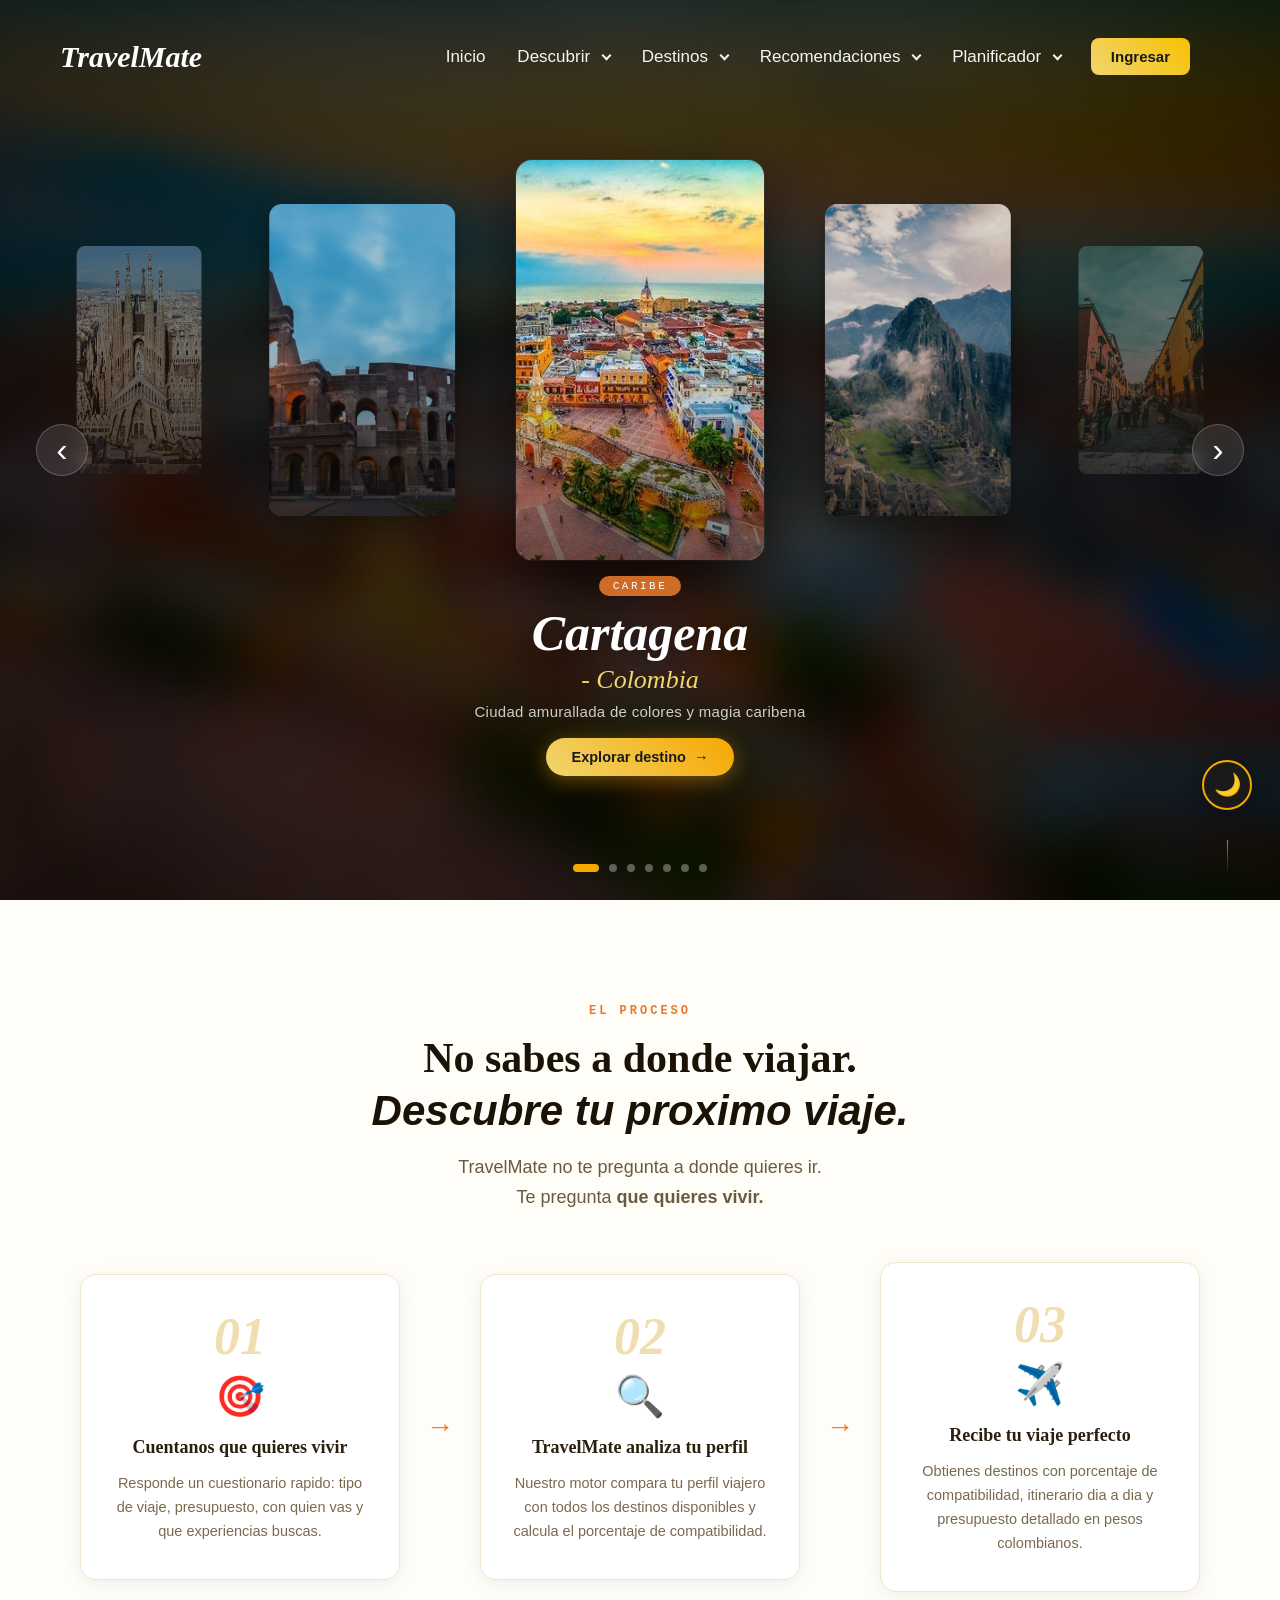
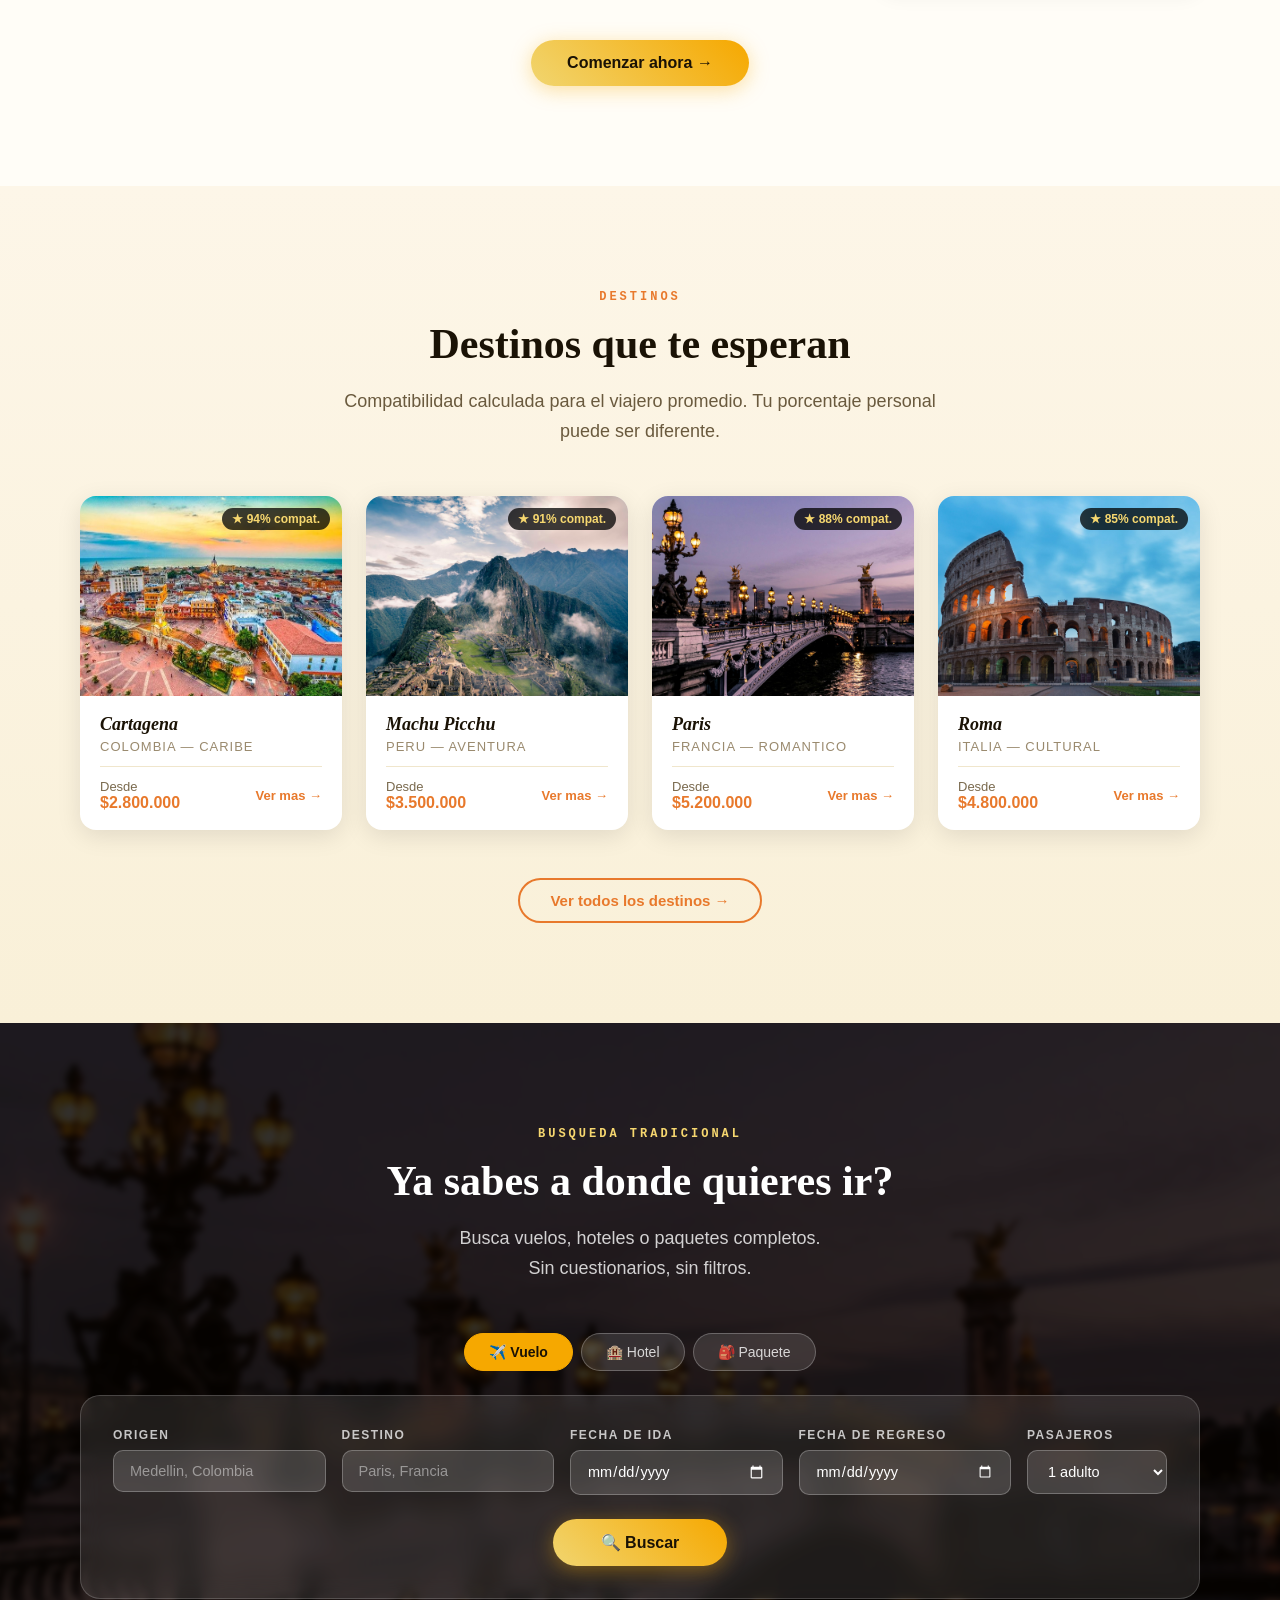
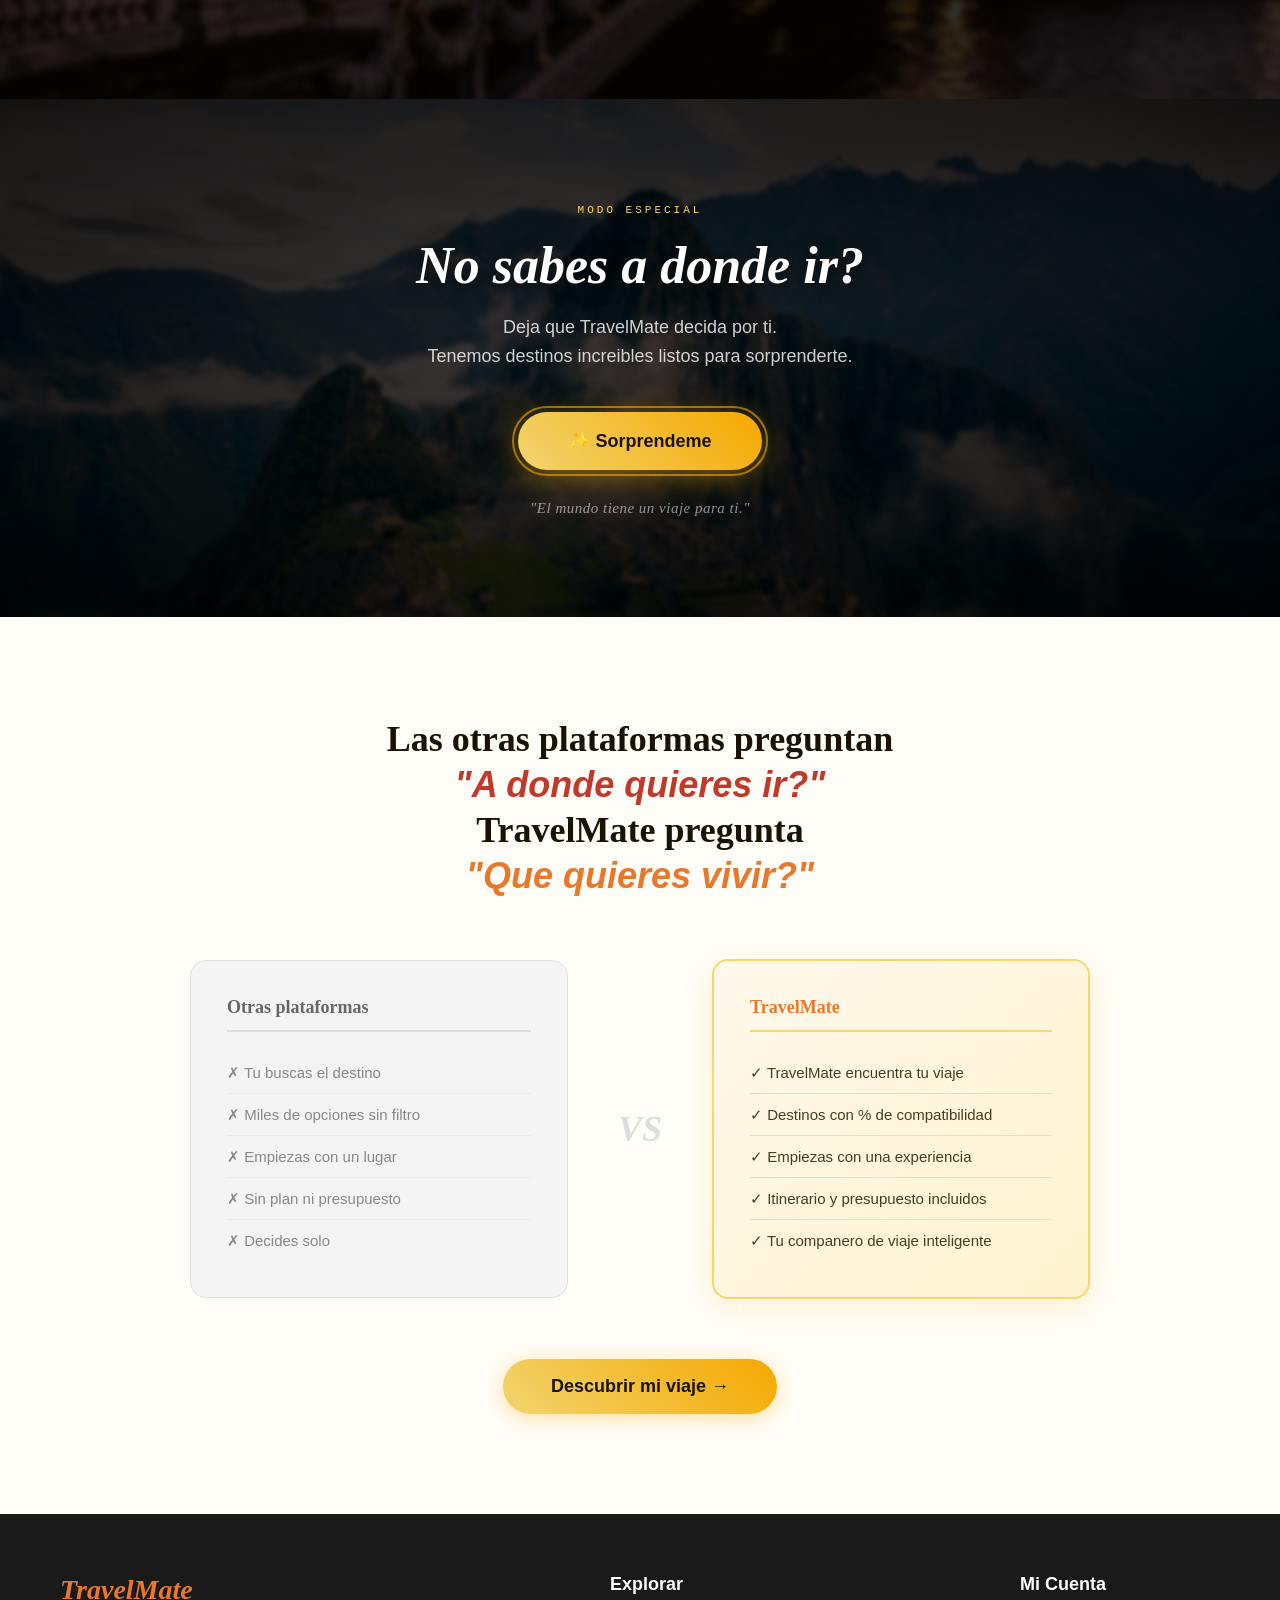
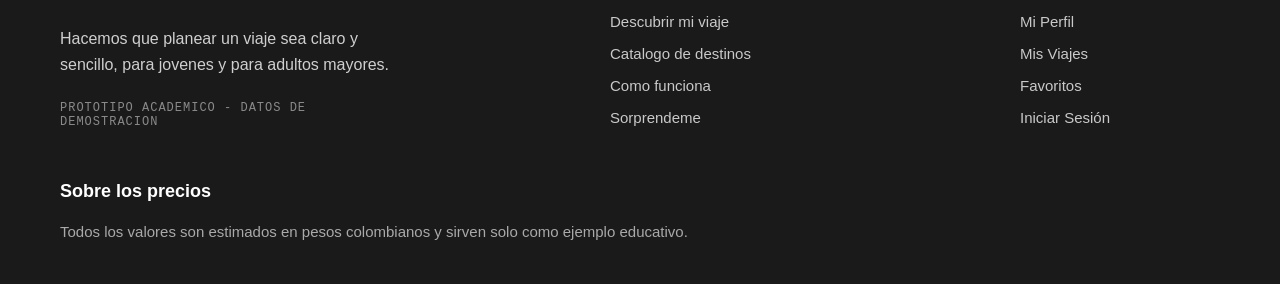
<file: index.html>
<!DOCTYPE html>
<html lang="es">
<head>
    <meta charset="UTF-8">
    <meta name="viewport" content="width=device-width, initial-scale=1.0">
    <title>TravelMate - Descubre tu Proximo Viaje</title>
    <link rel="stylesheet" href="css/style.css">
</head>
<body>

<!-- ===== ENCABEZADO (flota sobre el hero) ===== -->
<header class="encabezado encabezado--hero">
    <div class="contenedor-navegacion">
        <h1 class="logo">TravelMate</h1>
        <nav>
            <div class="nav-item">
                <a href="index.html" class="nav-link" style="text-decoration: none;">Inicio</a>
            </div>
            <div class="nav-item">
                <span class="nav-link">Descubrir <span class="flecha"></span></span>
                <div class="dropdown">
                    <a href="pages/cuestionario.html">Cuestionario</a>
                    <a href="pages/preferencias.html">Preferencias</a>
                    <a href="pages/Presupuestos.html">Presupuestos</a>
                </div>
            </div>
            <div class="nav-item">
                <span class="nav-link">Destinos <span class="flecha"></span></span>
                <div class="dropdown">
                    <a href="pages/catalogos.html">Catalogo</a>
                    <a href="pages/filtros.html">Filtros</a>
                    <!-- <a href="pages/detalle.html">Detalle</a> -->
                </div>
            </div>
            <div class="nav-item">
                <span class="nav-link">Recomendaciones <span class="flecha"></span></span>
                <div class="dropdown">
                    <a href="pages/compatibilidad.html">Compatibilidad</a>
                    <a href="pages/sorprendeme.html">Sorprendeme</a>
                </div>
            </div>
            <div class="nav-item">
                <span class="nav-link">Planificador <span class="flecha"></span></span>
                <div class="dropdown">
                    <a href="pages/itinerario.html">Itinerario</a>
                    <a href="pages/actividades.html">Actividades</a>
                    <a href="pages/presupuesto.html">Presupuesto</a>
                </div>
            </div>
            <!-- <div class="nav-item">
                <span class="nav-link">Perfil <span class="flecha"></span></span>
                <div class="dropdown">
                    <a href="pages/cuenta.html">Mi cuenta</a>
                    <a href="pages/viajes.html">Mis viajes</a>
                    <a href="pages/favoritos.html">Favoritos</a>
                    <a href="pages/panelAdmin.html" style="color: #e8792c; font-weight: bold;">👑 Panel Admin</a>
                </div>
            </div> -->
            <button class="boton-principal">
                <a href="pages/login.html">Ingresar</a>
            </button>
        </nav>
    </div>
</header>


<!-- ================================================================
     SECCION 1: HERO - CARRUSEL 3D
     ================================================================ -->
<section class="hero-carrusel" id="inicio">
    <div class="hero-fondo visible" id="fondoA"></div>
    <div class="hero-fondo oculto"  id="fondoB"></div>
    <div class="hero-capa-oscura"></div>

    <div class="carrusel-escena">
        <div class="carrusel-pista" id="carruselPista">
            <!-- Tarjetas generadas por JavaScript -->
        </div>
    </div>

    <div class="carrusel-info" id="carruselInfo">
        <span class="dest-tag"    id="destTag"></span>
        <h2   class="dest-nombre" id="destNombre"></h2>
        <p    class="dest-pais"   id="destPais"></p>
        <p    class="dest-desc"   id="destDesc"></p>
        <a href="pages/catalogos.html" class="boton-explorar" id="botonExplorar">
            Explorar destino <span>→</span>
        </a>
    </div>

    <button class="carr-btn carr-prev" id="btnPrev" aria-label="Anterior">‹</button>
    <button class="carr-btn carr-next" id="btnNext" aria-label="Siguiente">›</button>
    <div class="carrusel-puntos" id="carruselPuntos"></div>
    <div class="scroll-abajo"><div class="scroll-linea"></div></div>
</section>


<!-- ================================================================
     SECCION 2: COMO FUNCIONA
     El diferencial de TravelMate explicado en 3 pasos simples.
     ================================================================ -->
<section class="como-funciona" id="como-funciona">
    <div class="seccion-contenedor">

        <!-- Encabezado de la seccion -->
        <div class="seccion-encabezado centrado">
            <span class="seccion-etiqueta">El proceso</span>
            <h2 class="seccion-titulo">
                No sabes a donde viajar.<br>
                <em>Descubre tu proximo viaje.</em>
            </h2>
            <p class="seccion-subtitulo">
                TravelMate no te pregunta a donde quieres ir.<br>
                Te pregunta <strong>que quieres vivir.</strong>
            </p>
        </div>

        <!-- Los 3 pasos del proceso -->
        <div class="pasos-grid">

            <!-- Paso 1 -->
            <div class="paso animable" data-delay="0">
                <div class="paso-numero">01</div>
                <div class="paso-icono">🎯</div>
                <h3 class="paso-titulo">Cuentanos que quieres vivir</h3>
                <p class="paso-desc">
                    Responde un cuestionario rapido: tipo de viaje, presupuesto,
                    con quien vas y que experiencias buscas.
                </p>
            </div>

            <!-- Flecha entre paso 1 y 2 -->
            <div class="pasos-conector" aria-hidden="true">→</div>

            <!-- Paso 2 -->
            <div class="paso animable" data-delay="150">
                <div class="paso-numero">02</div>
                <div class="paso-icono">🔍</div>
                <h3 class="paso-titulo">TravelMate analiza tu perfil</h3>
                <p class="paso-desc">
                    Nuestro motor compara tu perfil viajero con todos los destinos
                    disponibles y calcula el porcentaje de compatibilidad.
                </p>
            </div>

            <!-- Flecha entre paso 2 y 3 -->
            <div class="pasos-conector" aria-hidden="true">→</div>

            <!-- Paso 3 -->
            <div class="paso animable" data-delay="300">
                <div class="paso-numero">03</div>
                <div class="paso-icono">✈️</div>
                <h3 class="paso-titulo">Recibe tu viaje perfecto</h3>
                <p class="paso-desc">
                    Obtienes destinos con porcentaje de compatibilidad,
                    itinerario dia a dia y presupuesto detallado en pesos colombianos.
                </p>
            </div>

        </div><!-- /pasos-grid -->

        <!-- Boton de accion -->
        <div class="seccion-cta">
            <a href="pages/cuestionario.html" class="boton-cta">
                Comenzar ahora →
            </a>
        </div>

    </div>
</section>


<!-- ================================================================
     SECCION 3: DESTINOS DESTACADOS
     Grid de tarjetas con los destinos top. Datos desde script.js
     ================================================================ -->
<section class="destinos-destacados" id="destinos">
    <div class="seccion-contenedor">

        <div class="seccion-encabezado centrado">
            <span class="seccion-etiqueta">Destinos</span>
            <h2 class="seccion-titulo">Destinos que te esperan</h2>
            <p class="seccion-subtitulo">
                Compatibilidad calculada para el viajero promedio.
                Tu porcentaje personal puede ser diferente.
            </p>
        </div>

        <!-- Las tarjetas se generan con JavaScript -->
        <div class="dest-cards-grid" id="destinosGrid">
        </div>

        <div class="seccion-cta">
            <a href="pages/catalogos.html" class="boton-secundario">
                Ver todos los destinos →
            </a>
        </div>

    </div>
</section>


<!-- ================================================================
     SECCION 4: BUSCADOR TRADICIONAL
     Para quien ya sabe a donde quiere ir.
     ================================================================ -->
<section class="buscador-seccion" id="buscar">
    <!-- Fondo con imagen -->
    <div class="buscador-fondo"></div>
    <div class="buscador-overlay"></div>

    <div class="seccion-contenedor buscador-contenido">

        <div class="seccion-encabezado centrado claro">
            <span class="seccion-etiqueta claro">Busqueda tradicional</span>
            <h2 class="seccion-titulo claro">Ya sabes a donde quieres ir?</h2>
            <p class="seccion-subtitulo claro">
                Busca vuelos, hoteles o paquetes completos.<br>
                Sin cuestionarios, sin filtros.
            </p>
        </div>

        <!-- Pestanas: Vuelo / Hotel / Paquete -->
        <div class="buscador-tabs">
            <button class="tab-btn activo" data-tab="vuelo">✈️ Vuelo</button>
            <button class="tab-btn" data-tab="hotel">🏨 Hotel</button>
            <button class="tab-btn" data-tab="paquete">🎒 Paquete</button>
        </div>

        <!-- Formulario de busqueda -->
        <form class="buscador-form" id="formBuscador">

            <div class="form-fila">
                <div class="form-grupo">
                    <label for="origen">Origen</label>
                    <input type="text" id="origen" placeholder="Medellin, Colombia" autocomplete="off">
                </div>

                <div class="form-grupo">
                    <label for="destinoBusq">Destino</label>
                    <input type="text" id="destinoBusq" placeholder="Paris, Francia" autocomplete="off">
                </div>

                <div class="form-grupo">
                    <label for="fechaIda">Fecha de ida</label>
                    <input type="date" id="fechaIda">
                </div>

                <div class="form-grupo">
                    <label for="fechaRegreso">Fecha de regreso</label>
                    <input type="date" id="fechaRegreso">
                </div>

                <div class="form-grupo compacto">
                    <label for="pasajeros">Pasajeros</label>
                    <select id="pasajeros">
                        <option value="1">1 adulto</option>
                        <option value="2">2 adultos</option>
                        <option value="3">3 adultos</option>
                        <option value="4">4+ adultos</option>
                    </select>
                </div>
            </div>

            <div class="form-acciones">
                <button type="submit" class="boton-buscar">
                    🔍 Buscar
                </button>
            </div>

        </form>

    </div>
</section>


<!-- ================================================================
     SECCION 5: SORPRENDEME
     Feature estrella: TravelMate elige el destino por ti.
     ================================================================ -->
<section class="sorprendeme-seccion" id="sorprendeme">
    <div class="sorprendeme-fondo" id="sorprendemeFondo"></div>
    <div class="sorprendeme-overlay"></div>

    <div class="sorprendeme-contenido">
        <span class="sorprendeme-etiqueta">Modo especial</span>
        <h2 class="sorprendeme-titulo">No sabes a donde ir?</h2>
        <p class="sorprendeme-desc">
            Deja que TravelMate decida por ti.<br>
            Tenemos destinos increibles listos para sorprenderte.
        </p>

        <!-- El boton animado -->
        <button class="btn-sorprendeme" id="btnSorprendeme">
            <span class="btn-s-pulso"></span><!-- Animacion de pulso -->
            <span class="btn-s-texto">✨ Sorprendeme</span>
        </button>

        <p class="sorprendeme-slogan">
            "El mundo tiene un viaje para ti."
        </p>
    </div>
</section>


<!-- ================================================================
     SECCION 6: EL DIFERENCIAL
     La pregunta que nos diferencia de todas las plataformas.
     ================================================================ -->
<section class="diferencial-seccion" id="diferencial">
    <div class="seccion-contenedor">

        <div class="seccion-encabezado centrado">
            <h2 class="seccion-titulo diferencial-titulo animable">
                Las otras plataformas preguntan<br>
                <span class="texto-malo">"A donde quieres ir?"</span><br>
                TravelMate pregunta<br>
                <span class="texto-bueno">"Que quieres vivir?"</span>
            </h2>
        </div>

        <!-- Comparacion: Otras vs TravelMate -->
        <div class="diferencial-grid">

            <!-- Columna: Las otras plataformas -->
            <div class="diferencial-lado malo animable" data-delay="0">
                <h3 class="diferencial-nombre">Otras plataformas</h3>
                <ul class="diferencial-lista">
                    <li>✗ Tu buscas el destino</li>
                    <li>✗ Miles de opciones sin filtro</li>
                    <li>✗ Empiezas con un lugar</li>
                    <li>✗ Sin plan ni presupuesto</li>
                    <li>✗ Decides solo</li>
                </ul>
            </div>

            <!-- VS central -->
            <div class="diferencial-vs animable" data-delay="200">VS</div>

            <!-- Columna: TravelMate -->
            <div class="diferencial-lado bueno animable" data-delay="400">
                <h3 class="diferencial-nombre">TravelMate</h3>
                <ul class="diferencial-lista">
                    <li>✓ TravelMate encuentra tu viaje</li>
                    <li>✓ Destinos con % de compatibilidad</li>
                    <li>✓ Empiezas con una experiencia</li>
                    <li>✓ Itinerario y presupuesto incluidos</li>
                    <li>✓ Tu companero de viaje inteligente</li>
                </ul>
            </div>

        </div>

        <div class="seccion-cta">
            <a href="pages/cuestionario.html" class="boton-cta grande animable" data-delay="500">
                Descubrir mi viaje →
            </a>
        </div>

    </div>
</section>


<!-- ================================================================
     PIE DE PAGINA
     ================================================================ -->
<footer>
    <div class="footer-brand">
        <div class="footer-logo">TravelMate</div>
        <p class="footer-desc">
            Hacemos que planear un viaje sea claro y sencillo,
            para jovenes y para adultos mayores.
        </p>
        <p class="footer-tag">Prototipo academico - Datos de demostracion</p>
    </div>

    <div class="footer-col">
        <h3>Explorar</h3>
        <ul>
            <li><a href="pages/cuestionario.html">Descubrir mi viaje</a></li>
            <li><a href="pages/catalogos.html">Catalogo de destinos</a></li>
            <li><a href="#como-funciona">Como funciona</a></li>
            <li><a href="pages/sorprendeme.html">Sorprendeme</a></li>
        </ul>
    </div>

    <div class="footer-col">
        <h3>Mi Cuenta</h3>
        <ul>
            <li><a href="pages/cuenta.html">Mi Perfil</a></li>
            <li><a href="pages/viajes.html">Mis Viajes</a></li>
            <li><a href="pages/favoritos.html">Favoritos</a></li>
            <li><a href="pages/login.html">Iniciar Sesión</a></li>
        </ul>
    </div>

    <div class="footer-col">
        <h3>Sobre los precios</h3>
        <p>
            Todos los valores son estimados en pesos colombianos
            y sirven solo como ejemplo educativo.
        </p>
    </div>
</footer>

<script src="js/global.js"></script>
<script src="js/script.js"></script>

<!-- ===== MODAL DE ALERTA PERSONALIZADO ===== -->
<div class="modal-overlay" id="modalAlerta" style="display: none;">
    <div class="modal-caja">
        <button type="button" class="modal-cerrar" id="btnCerrarModal" title="Cerrar modal">✕</button>
        <div class="modal-icono" id="modalIcono">✈️</div>
        <h3 class="modal-titulo" id="modalTitulo">Completa tu ruta</h3>
        <p class="modal-mensaje" id="modalMensaje">Por favor ingresa la ciudad de origen y el destino que deseas explorar.</p>
        <button type="button" class="boton-cta modal-btn-accion" id="btnAceptarModal">Entendido</button>
    </div>
</div>
</body>
</html>
</file>
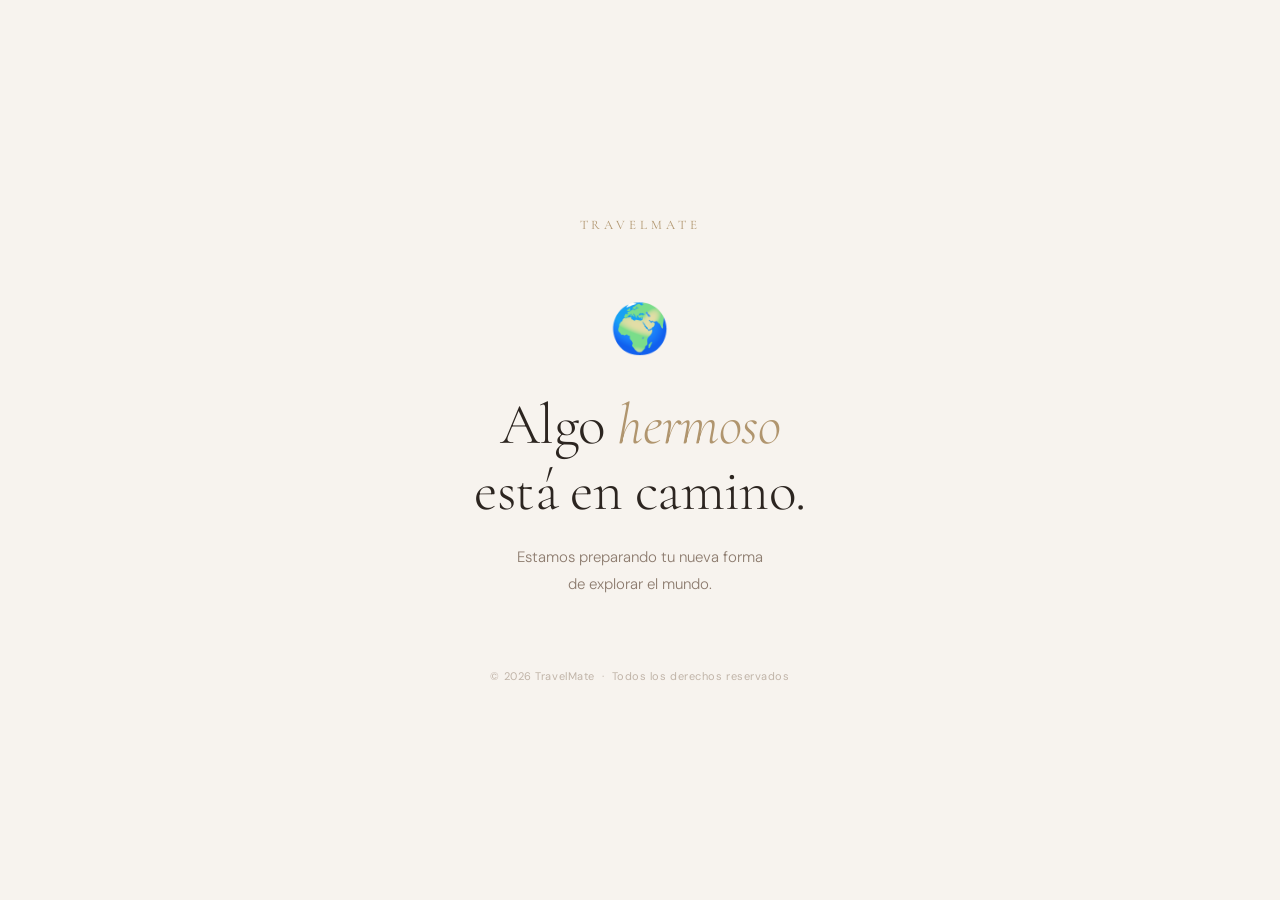
<file: pages/actividades.html>
<!DOCTYPE html>
<html lang="es">
<head>
    <meta charset="UTF-8">
    <meta name="viewport" content="width=device-width, initial-scale=1">
    <title>TravelMate</title>
  <link href="https://fonts.googleapis.com/css2?family=Cormorant+Garamond:ital,wght@0,300;0,400;1,300&family=DM+Sans:wght@300;400&display=swap" rel="stylesheet">
  <style>

    * {
      margin: 0;
      padding: 0;
      box-sizing: border-box;
    }

    body {
      min-height: 100vh;
      display: flex;
      align-items: center;
      justify-content: center;
      background-color: #F7F3EE;
      font-family: 'DM Sans', sans-serif;
    }

    .container {
      text-align: center;
      padding: 40px 24px;
      max-width: 480px;
    }

    /* Logo */
    .logo {
      font-family: 'Cormorant Garamond', serif;
      font-size: 13px;
      font-weight: 400;
      letter-spacing: 0.3em;
      color: #B0956E;
      text-transform: uppercase;
      margin-bottom: 64px;
    }

    /* Icono central */
    .icon {
      font-size: 48px;
      margin-bottom: 32px;
      display: block;
      animation: float 4s ease-in-out infinite;
    }
    @keyframes float {
      0%, 100% { transform: translateY(0); }
      50%       { transform: translateY(-8px); }
    }

    /* Título */
    h1 {
      font-family: 'Cormorant Garamond', serif;
      font-size: clamp(2.4rem, 8vw, 3.6rem);
      font-weight: 300;
      line-height: 1.15;
      color: #2C2520;
      margin-bottom: 20px;
      letter-spacing: -0.01em;
    }
    h1 em {
      font-style: italic;
      color: #B0956E;
    }

    /* Subtítulo */
    p.sub {
      font-size: 15px;
      font-weight: 300;
      color: #8C7B6E;
      line-height: 1.75;
      margin-bottom: 52px;
    }

    /* Footer */
    footer {
      margin-top: 72px;
      font-size: 11px;
      color: #C0B4A8;
      letter-spacing: 0.05em;
    }

  </style>
</head>
<body>

<div class="container">

  <div class="logo">TravelMate</div>

  <span class="icon">🌍</span>

  <h1>Algo <em>hermoso</em><br>está en camino.</h1>

  <p class="sub">Estamos preparando tu nueva forma<br>de explorar el mundo.</p>


  <footer>© 2026 TravelMate &nbsp;·&nbsp; Todos los derechos reservados</footer>

</div>

<script>
  function handleSubmit() {
    const input   = document.getElementById('emailInput');
    const confirm = document.getElementById('confirm');
    if (!input.value.includes('@')) {
      input.style.borderColor = '#E07070';
      setTimeout(() => input.style.borderColor = '#DDD4C8', 1500);
      return;
    }
    input.disabled = true;
    input.style.opacity = '0.5';
    confirm.classList.add('show');
  }
</script>

</body>
</html>
</file>
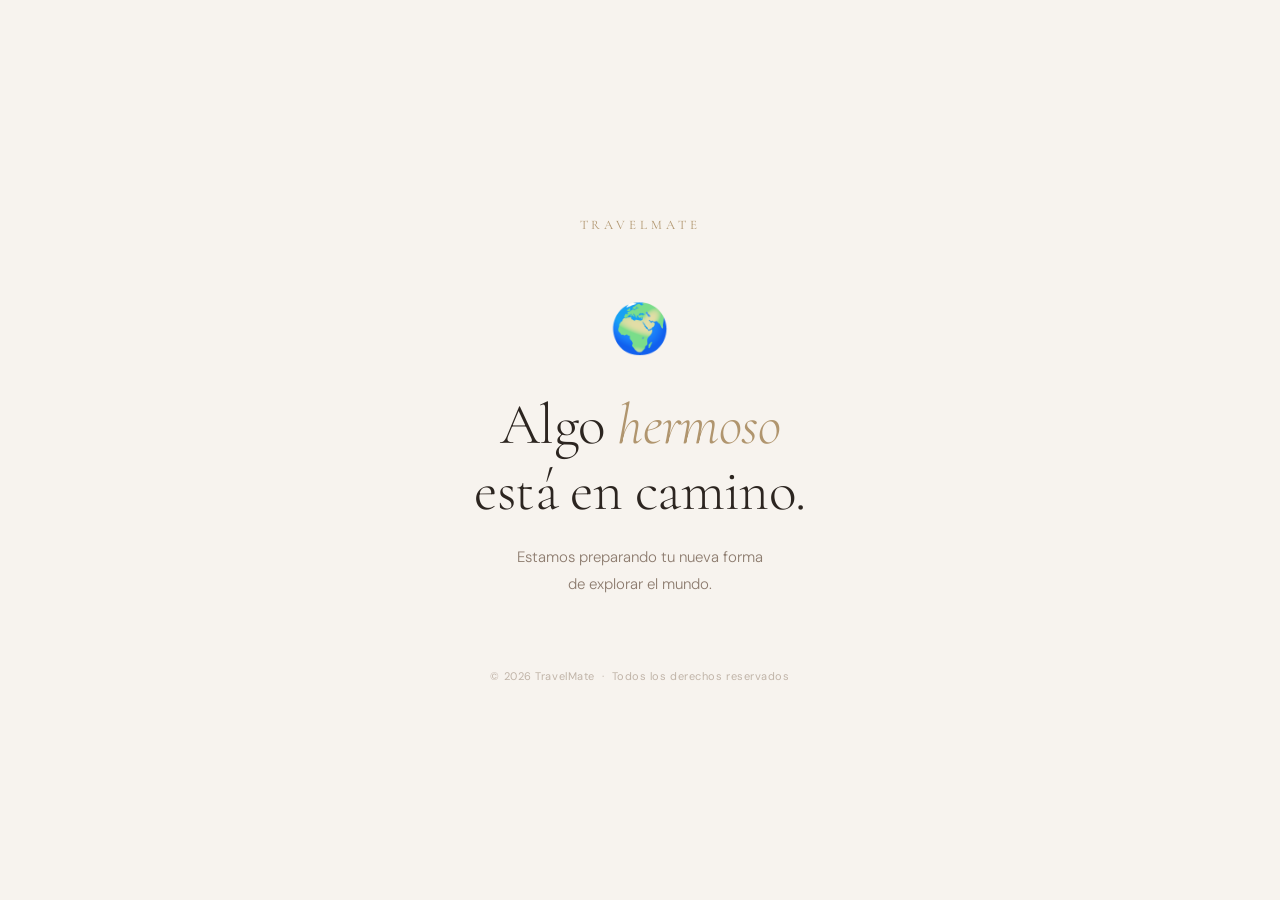
<file: pages/compatibilidad.html>
<!DOCTYPE html>
<html lang="es">
<head>
  <meta charset="UTF-8">
  <meta name="viewport" content="width=device-width, initial-scale=1">
  <title>TravelMate</title>
  <link href="https://fonts.googleapis.com/css2?family=Cormorant+Garamond:ital,wght@0,300;0,400;1,300&family=DM+Sans:wght@300;400&display=swap" rel="stylesheet">
  <style>

    * {
      margin: 0;
      padding: 0;
      box-sizing: border-box;
    }

    body {
      min-height: 100vh;
      display: flex;
      align-items: center;
      justify-content: center;
      background-color: #F7F3EE;
      font-family: 'DM Sans', sans-serif;
    }

    .container {
      text-align: center;
      padding: 40px 24px;
      max-width: 480px;
    }

    /* Logo */
    .logo {
      font-family: 'Cormorant Garamond', serif;
      font-size: 13px;
      font-weight: 400;
      letter-spacing: 0.3em;
      color: #B0956E;
      text-transform: uppercase;
      margin-bottom: 64px;
    }

    /* Icono central */
    .icon {
      font-size: 48px;
      margin-bottom: 32px;
      display: block;
      animation: float 4s ease-in-out infinite;
    }
    @keyframes float {
      0%, 100% { transform: translateY(0); }
      50%       { transform: translateY(-8px); }
    }

    /* Título */
    h1 {
      font-family: 'Cormorant Garamond', serif;
      font-size: clamp(2.4rem, 8vw, 3.6rem);
      font-weight: 300;
      line-height: 1.15;
      color: #2C2520;
      margin-bottom: 20px;
      letter-spacing: -0.01em;
    }
    h1 em {
      font-style: italic;
      color: #B0956E;
    }

    /* Subtítulo */
    p.sub {
      font-size: 15px;
      font-weight: 300;
      color: #8C7B6E;
      line-height: 1.75;
      margin-bottom: 52px;
    }

    /* Footer */
    footer {
      margin-top: 72px;
      font-size: 11px;
      color: #C0B4A8;
      letter-spacing: 0.05em;
    }

  </style>
</head>
<body>

<div class="container">

  <div class="logo">TravelMate</div>

  <span class="icon">🌍</span>

  <h1>Algo <em>hermoso</em><br>está en camino.</h1>

  <p class="sub">Estamos preparando tu nueva forma<br>de explorar el mundo.</p>


  <footer>© 2026 TravelMate &nbsp;·&nbsp; Todos los derechos reservados</footer>

</div>

<script>
  function handleSubmit() {
    const input   = document.getElementById('emailInput');
    const confirm = document.getElementById('confirm');
    if (!input.value.includes('@')) {
      input.style.borderColor = '#E07070';
      setTimeout(() => input.style.borderColor = '#DDD4C8', 1500);
      return;
    }
    input.disabled = true;
    input.style.opacity = '0.5';
    confirm.classList.add('show');
  }
</script>

</body>
</html>
</file>
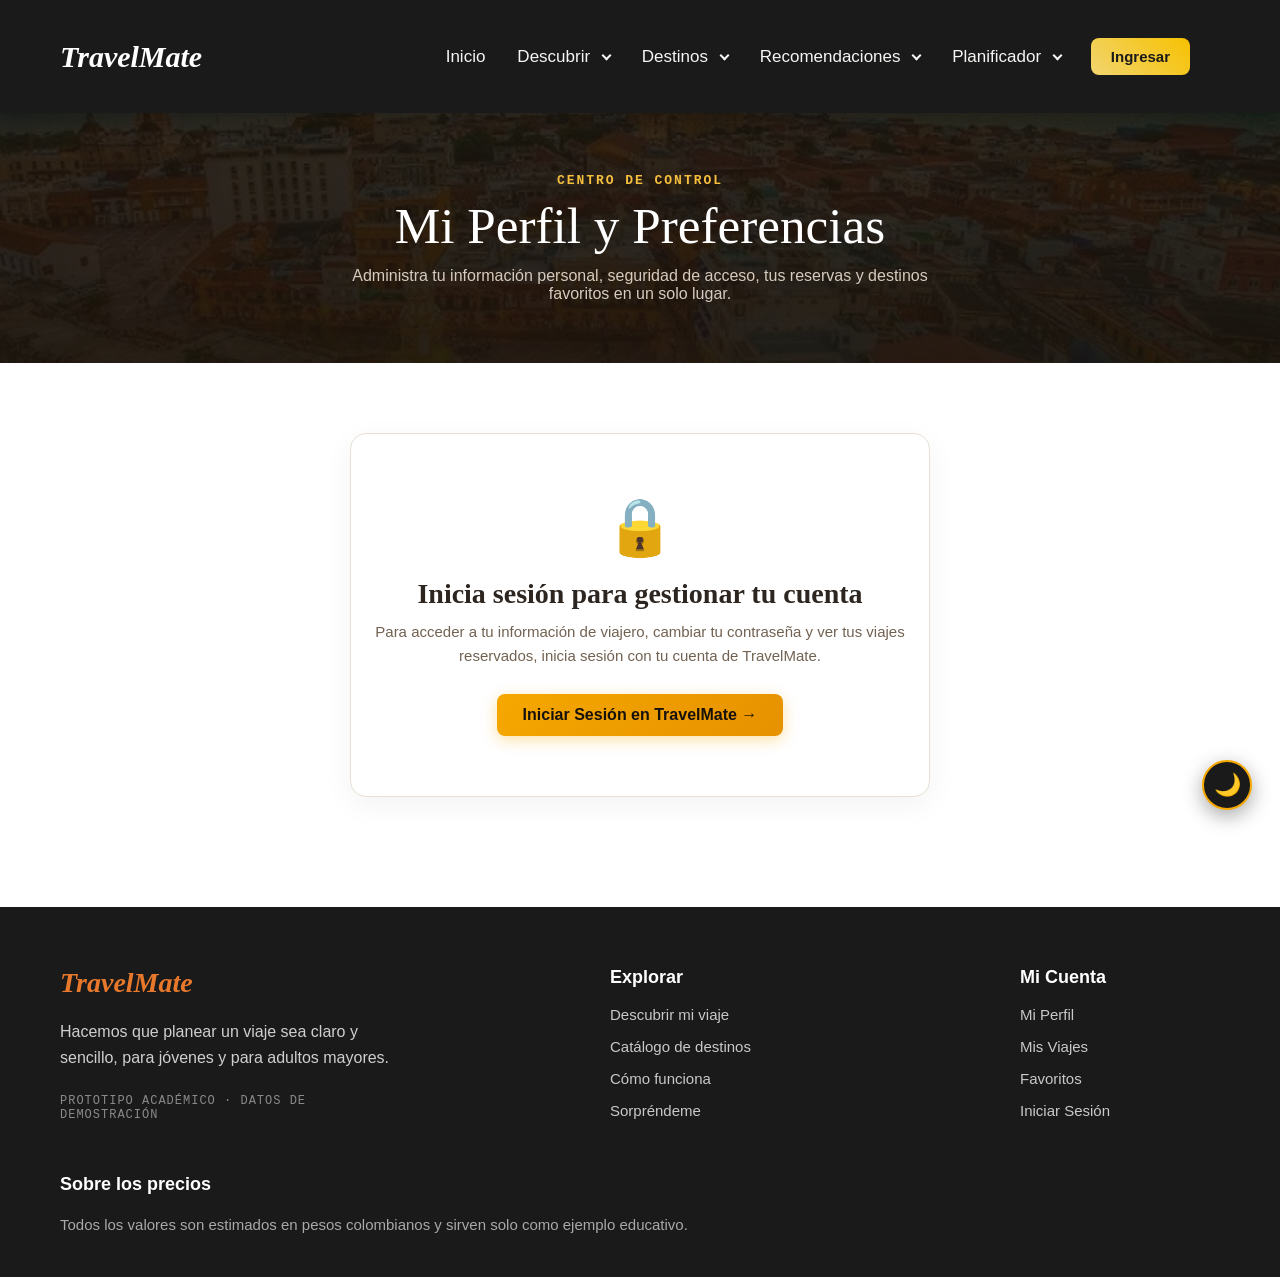
<file: pages/cuenta.html>
<!DOCTYPE html>
<html lang="es">
<head>
    <meta charset="UTF-8">
    <meta name="viewport" content="width=device-width, initial-scale=1.0">
    <title>Mi Perfil - TravelMate</title>
    <link rel="stylesheet" href="../css/style.css">
</head>
<body>

<!-- ===== ENCABEZADO ===== -->
<header class="encabezado">
    <div class="contenedor-navegacion">
        <h1 class="logo"><a href="../index.html">TravelMate</a></h1>
        <nav>
            <div class="nav-item">
                <a href="../index.html" class="nav-link" style="text-decoration: none;">Inicio</a>
            </div>
            <div class="nav-item">
                <span class="nav-link">Descubrir <span class="flecha"></span></span>
                <div class="dropdown">
                    <a href="cuestionario.html">Cuestionario</a>
                    <a href="preferencias.html">Preferencias</a>
                    <a href="presupuestos.html">Presupuestos</a>
                </div>
            </div>
            <div class="nav-item">
                <span class="nav-link">Destinos <span class="flecha"></span></span>
                <div class="dropdown">
                    <a href="catalogos.html">Catálogo Completo</a>
                    <a href="filtros.html">Filtros Especiales</a>
                </div>
            </div>
            <div class="nav-item">
                <span class="nav-link">Recomendaciones <span class="flecha"></span></span>
                <div class="dropdown">
                    <a href="compatibilidad.html">Compatibilidad</a>
                    <a href="sorprendeme.html">Sorpréndeme</a>
                </div>
            </div>
            <div class="nav-item">
                <span class="nav-link">Planificador <span class="flecha"></span></span>
                <div class="dropdown">
                    <a href="itinerario.html">Itinerario</a>
                    <a href="actividades.html">Actividades</a>
                    <a href="presupuesto.html">Presupuesto</a>
                </div>
            </div>
            <button class="boton-principal">
                <a href="login.html">Ingresar</a>
            </button>
        </nav>
    </div>
</header>

<!-- ===== HERO DE LA CUENTA ===== -->
<section class="pagina-dashboard-hero">
    <div class="seccion-contenedor">
        <span class="seccion-etiqueta">Centro de Control</span>
        <h1>Mi Perfil y Preferencias</h1>
        <p>Administra tu información personal, seguridad de acceso, tus reservas y destinos favoritos en un solo lugar.</p>
    </div>
</section>

<!-- ===== CONTENIDO PRINCIPAL ===== -->
<main class="dashboard-contenedor">

    <!-- ESTADO NO AUTENTICADO (INVITADO) -->
    <div id="perfilInvitadoCaja" class="tm-estado-vacio-caja" style="display: none;">
        <span class="tm-vacio-icono">🔒</span>
        <h3>Inicia sesión para gestionar tu cuenta</h3>
        <p>
            Para acceder a tu información de viajero, cambiar tu contraseña y ver tus viajes reservados, inicia sesión con tu cuenta de TravelMate.
        </p>
        <a href="login.html" class="tm-btn-accion">
            <span>Iniciar Sesión en TravelMate →</span>
        </a>
    </div>

    <!-- PANEL DEL USUARIO AUTENTICADO -->
    <div id="perfilUsuarioCaja" style="display: none;">

        <!-- Resumen del Usuario con Avatar -->
        <div class="perfil-card-resumen">
            <div style="display: flex; align-items: center; gap: 20px; flex-wrap: wrap;">
                <div class="perfil-avatar-gran" id="perfilAvatar">U</div>
                <div class="perfil-datos-user">
                    <div style="display: flex; align-items: center; gap: 10px; flex-wrap: wrap;">
                        <h2 id="perfilNombreCompleto" style="margin: 0;">Usuario</h2>
                        <span class="perfil-rol-badge" id="perfilRolBadge">Cliente</span>
                    </div>
                    <p id="perfilEmailTxt" style="margin-top: 4px;">usuario@travelmate.com</p>
                </div>
            </div>
            
            <div style="display: flex; align-items: center; gap: 12px; flex-wrap: wrap;" id="perfilAccionesHeader">
                <a href="panelAdmin.html" id="btnAdminPanelLink" class="btn-abrir-reserva" style="display: none; text-decoration: none; font-size: 14px; padding: 10px 18px;">
                    <span>⚙️ Panel Administrativo</span>
                </a>
                <button type="button" id="btnCerrarSesionPerfil" class="btn-viaje-cancelar" style="padding: 10px 18px;">
                    Cerrar Sesión
                </button>
            </div>
        </div>

        <!-- Métricas Rápidas del Usuario -->
        <div class="perfil-stats-grid">
            <a href="favoritos.html" class="perfil-stat-card">
                <div class="stat-icono-caja">❤️</div>
                <div class="stat-info-txt">
                    <strong id="statNumFavoritos">0</strong>
                    <span>Destinos Favoritos</span>
                </div>
            </a>
            <a href="viajes.html" class="perfil-stat-card">
                <div class="stat-icono-caja">✈️</div>
                <div class="stat-info-txt">
                    <strong id="statNumViajes">0</strong>
                    <span>Reservas Activas</span>
                </div>
            </a>
            <div class="perfil-stat-card" style="cursor: default;">
                <div class="stat-icono-caja">🛡️</div>
                <div class="stat-info-txt">
                    <strong id="statRolNombre">Cliente</strong>
                    <span>Nivel de Acceso</span>
                </div>
            </div>
        </div>

        <!-- Formularios de Configuración en Dos Columnas -->
        <div class="perfil-secciones-grid">

            <!-- Columna 1: Información Personal -->
            <div class="perfil-bloque-form">
                <h3><span>👤</span> Información de Contacto</h3>
                <form id="formDatosPersonales">
                    <div class="campo-grupo" style="margin-bottom: 16px;">
                        <label for="inputNombrePerfil">Nombre Completo</label>
                        <input type="text" id="inputNombrePerfil" required>
                    </div>

                    <div class="campo-grupo" style="margin-bottom: 16px;">
                        <label for="inputEmailPerfil">Correo Electrónico (Identificador)</label>
                        <input type="email" id="inputEmailPerfil" readonly style="background: rgba(0,0,0,0.04); cursor: not-allowed;" title="El correo electrónico es el identificador único de la cuenta.">
                        <small style="font-size: 12px; color: #8c7b6e;">Tu email no puede modificarse por seguridad.</small>
                    </div>

                    <!-- Documento de Identidad Real -->
                    <div class="reserva-grid-campos" style="margin-bottom: 16px;">
                        <div class="campo-grupo">
                            <label for="selectTipoDocPerfil">Tipo Documento</label>
                            <select id="selectTipoDocPerfil">
                                <option value="CC">C.C. (Cédula de Ciudadanía)</option>
                                <option value="CE">C.E. (Cédula de Extranjería)</option>
                                <option value="PASAPORTE">Pasaporte</option>
                                <option value="DNI">DNI</option>
                            </select>
                        </div>
                        <div class="campo-grupo">
                            <label for="inputNumDocPerfil">Número de Documento</label>
                            <input type="text" id="inputNumDocPerfil" placeholder="Ej: 1020304050">
                        </div>
                    </div>

                    <!-- Teléfonos y Contacto de Emergencia -->
                    <div class="reserva-grid-campos" style="margin-bottom: 16px;">
                        <div class="campo-grupo">
                            <label for="inputTelefonoPerfil">Teléfono Principal</label>
                            <input type="tel" id="inputTelefonoPerfil" placeholder="+57 300 123 4567">
                        </div>
                        <div class="campo-grupo">
                            <label for="inputTelEmergenciaPerfil">Tel. Emergencia</label>
                            <input type="tel" id="inputTelEmergenciaPerfil" placeholder="+57 311 987 6543">
                        </div>
                    </div>

                    <div class="campo-grupo" style="margin-bottom: 16px;">
                        <label for="inputContactoEmergenciaPerfil">Nombre Contacto de Emergencia</label>
                        <input type="text" id="inputContactoEmergenciaPerfil" placeholder="Familiar o persona responsable">
                    </div>

                    <div class="reserva-grid-campos">
                        <div class="campo-grupo">
                            <label for="selectPaisPerfil">País de Residencia</label>
                            <select id="selectPaisPerfil">
                                <option value="Colombia">Colombia</option>
                                <option value="México">México</option>
                                <option value="Argentina">Argentina</option>
                                <option value="Chile">Chile</option>
                                <option value="Perú">Perú</option>
                                <option value="España">España</option>
                                <option value="Estados Unidos">Estados Unidos</option>
                                <option value="Otro">Otro</option>
                            </select>
                        </div>
                        <div class="campo-grupo">
                            <label for="inputCiudadPerfil">Ciudad</label>
                            <input type="text" id="inputCiudadPerfil" placeholder="Ej. Medellín, Bogotá">
                        </div>
                    </div>

                    <div class="campo-grupo" style="margin-bottom: 22px;">
                        <label for="selectEstiloPerfil">Estilo de Viaje Preferido</label>
                        <select id="selectEstiloPerfil">
                            <option value="Playa & Relax">🏖️ Playa & Relax Tropical</option>
                            <option value="Cultura & Museos">🏛️ Cultura, Museos e Historia</option>
                            <option value="Aventura & Montaña">🏔️ Aventura, Senderismo y Naturaleza</option>
                            <option value="Gastronomía & Vinos">🍽️ Gastronomía y Experiencias Culinarias</option>
                            <option value="Romance & Lujo">🍷 Escapadas Románticas y Lujo</option>
                        </select>
                    </div>

                    <button type="submit" class="btn-modal-primario" style="width: 100%; padding: 13px;">
                        Guardar Cambios Personales
                    </button>
                </form>
            </div>

            <!-- Columna 2: Seguridad y Contraseña -->
            <div class="perfil-bloque-form">
                <h3><span>🔐</span> Seguridad y Contraseña</h3>
                <form id="formSeguridadPerfil">
                    <div class="campo-grupo" style="margin-bottom: 16px;">
                        <label for="inputPassActual">Contraseña Actual</label>
                        <input type="password" id="inputPassActual" placeholder="Ingresa tu clave actual" required>
                    </div>

                    <div class="campo-grupo" style="margin-bottom: 16px;">
                        <label for="inputPassNueva">Nueva Contraseña</label>
                        <input type="password" id="inputPassNueva" placeholder="Mínimo 8 caracteres" required minlength="8">
                    </div>

                    <div class="campo-grupo" style="margin-bottom: 22px;">
                        <label for="inputPassNuevaConf">Confirmar Nueva Contraseña</label>
                        <input type="password" id="inputPassNuevaConf" placeholder="Repite la nueva clave" required minlength="8">
                    </div>

                    <div style="background: #fbf9f5; border: 1px solid #e8e0d4; border-radius: 8px; padding: 12px 16px; margin-bottom: 22px;">
                        <p style="font-size: 13px; color: #726252; margin: 0; line-height: 1.5;">
                            💡 <strong>Consejo de seguridad:</strong> Utiliza al menos 8 caracteres combinando mayúsculas, minúsculas y números para proteger tu cuenta.
                        </p>
                    </div>

                    <button type="submit" class="btn-modal-primario" style="width: 100%; padding: 13px;">
                        Actualizar Contraseña
                    </button>
                </form>
            </div>

        </div>

    </div>

</main>

<!-- ===== PIE DE PÁGINA ===== -->
<footer>
    <div class="footer-brand">
        <div class="footer-logo">TravelMate</div>
        <p class="footer-desc">
            Hacemos que planear un viaje sea claro y sencillo, para jóvenes y para adultos mayores.
        </p>
        <p class="footer-tag">Prototipo académico · Datos de demostración</p>
    </div>

    <div class="footer-col">
        <h3>Explorar</h3>
        <ul>
            <li><a href="cuestionario.html">Descubrir mi viaje</a></li>
            <li><a href="catalogos.html">Catálogo de destinos</a></li>
            <li><a href="../index.html#como-funciona">Cómo funciona</a></li>
            <li><a href="sorprendeme.html">Sorpréndeme</a></li>
        </ul>
    </div>

    <div class="footer-col">
        <h3>Mi Cuenta</h3>
        <ul>
            <li><a href="cuenta.html">Mi Perfil</a></li>
            <li><a href="viajes.html">Mis Viajes</a></li>
            <li><a href="favoritos.html">Favoritos</a></li>
            <li><a href="login.html">Iniciar Sesión</a></li>
        </ul>
    </div>

    <div class="footer-col">
        <h3>Sobre los precios</h3>
        <p>
            Todos los valores son estimados en pesos colombianos y sirven solo como ejemplo educativo.
        </p>
    </div>
</footer>

<script src="../js/global.js"></script>
<script src="../js/cuenta.js"></script>
</body>
</html>
</file>
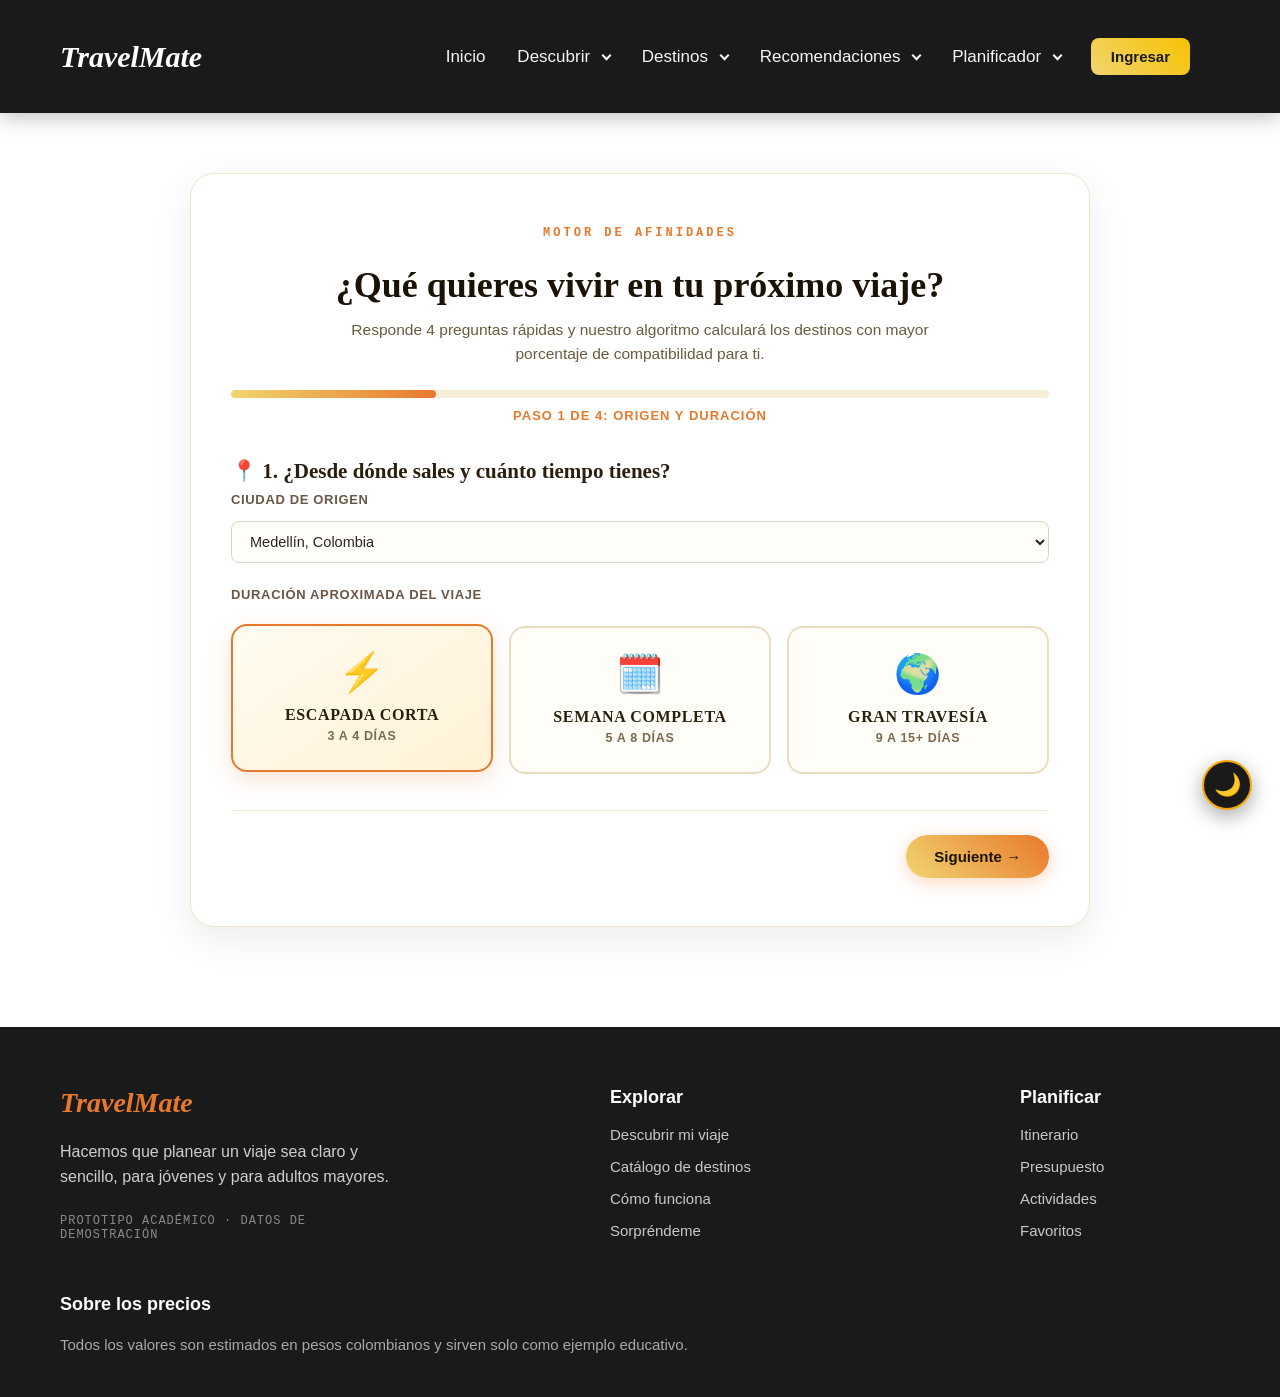
<file: pages/cuestionario.html>
<!DOCTYPE html>
<html lang="es">
<head>
    <meta charset="UTF-8">
    <meta name="viewport" content="width=device-width, initial-scale=1.0">
    <title>Descubre tu Próximo Viaje - TravelMate</title>
    <link rel="stylesheet" href="../css/style.css">
</head>
<body>

<!-- ===== ENCABEZADO ===== -->
<header class="encabezado">
    <div class="contenedor-navegacion">
        <h1 class="logo"><a href="../index.html" style="color: inherit; text-decoration: none;">TravelMate</a></h1>
        <nav>
            <div class="nav-item">
                <a href="../index.html" class="nav-link" style="text-decoration: none;">Inicio</a>
            </div>
            <div class="nav-item">
                <span class="nav-link">Descubrir <span class="flecha"></span></span>
                <div class="dropdown">
                    <!-- <a href="cuestionario.html">Cuestionario</a> -->
                    <a href="preferencias.html">Preferencias</a>
                    <a href="presupuestos.html">Presupuestos</a>
                </div>
            </div>
            <div class="nav-item">
                <span class="nav-link">Destinos <span class="flecha"></span></span>
                <div class="dropdown">
                    <a href="catalogos.html">Catálogo</a>
                    <a href="filtros.html">Filtros</a>
                    <!-- <a href="detalle.html">Detalle</a> -->
                </div>
            </div>
            <div class="nav-item">
                <span class="nav-link">Recomendaciones <span class="flecha"></span></span>
                <div class="dropdown">
                    <a href="compatibilidad.html">Compatibilidad</a>
                    <a href="sorprendeme.html">Sorpréndeme</a>
                </div>
            </div>
            <div class="nav-item">
                <span class="nav-link">Planificador <span class="flecha"></span></span>
                <div class="dropdown">
                    <a href="itinerario.html">Itinerario</a>
                    <a href="actividades.html">Actividades</a>
                    <a href="presupuesto.html">Presupuesto</a>
                </div>
            </div>
            <!-- <div class="nav-item">
                <span class="nav-link">Perfil <span class="flecha"></span></span>
                <div class="dropdown">
                    <a href="cuenta.html">Mi cuenta</a>
                    <a href="viajes.html">Mis viajes</a>
                    <a href="favoritos.html">Favoritos</a>
                </div>
            </div> -->
            <button class="boton-principal">
                <a href="login.html">Ingresar</a>
            </button>
        </nav>
    </div>
</header>

<!-- ===== SECCIÓN PRINCIPAL DEL CUESTIONARIO ===== -->
<main class="cuestionario-seccion">
    <div class="seccion-contenedor">

        <div class="cuestionario-wrapper">

            <!-- Encabezado del Cuestionario -->
            <div class="cuestionario-header">
                <span class="seccion-etiqueta">Motor de Afinidades</span>
                <h2 class="cuestionario-titulo">¿Qué quieres vivir en tu próximo viaje?</h2>
                <p class="cuestionario-subtitulo">
                    Responde 4 preguntas rápidas y nuestro algoritmo calculará los destinos con mayor porcentaje de compatibilidad para ti.
                </p>

                <!-- Barra de Progreso -->
                <div class="progreso-barra-fondo">
                    <div class="progreso-barra-llenado" id="barraProgreso" style="width: 25%;"></div>
                </div>
                <div class="progreso-indicador" id="textoProgreso">Paso 1 de 4: Origen y Duración</div>
            </div>

            <!-- Formulario Wizard -->
            <form id="formCuestionario" class="cuestionario-form">

                <!-- ===== PASO 1: Origen y Duración ===== -->
                <div class="paso-wizard activo" data-paso="1">
                    <h3 class="paso-pregunta">📍 1. ¿Desde dónde sales y cuánto tiempo tienes?</h3>

                    <div class="campo-grupo">
                        <label for="cuestOrigen" class="campo-label">Ciudad de origen</label>
                        <select id="cuestOrigen" class="campo-input" required>
                            <option value="Medellín">Medellín, Colombia</option>
                            <option value="Bogotá">Bogotá, Colombia</option>
                            <option value="Cali">Cali, Colombia</option>
                            <option value="Barranquilla">Barranquilla, Colombia</option>
                            <option value="Bucaramanga">Bucaramanga, Colombia</option>
                            <option value="Otra">Otra ciudad</option>
                        </select>
                    </div>

                    <div class="campo-grupo">
                        <label class="campo-label">Duración aproximada del viaje</label>
                        <div class="opciones-grid">
                            <label class="opcion-tarjeta seleccionada">
                                <input type="radio" name="duracion" value="escapada" checked>
                                <span class="opcion-icono">⚡</span>
                                <span class="opcion-titulo">Escapada corta</span>
                                <span class="opcion-sub">3 a 4 días</span>
                            </label>
                            <label class="opcion-tarjeta">
                                <input type="radio" name="duracion" value="semana">
                                <span class="opcion-icono">🗓️</span>
                                <span class="opcion-titulo">Semana completa</span>
                                <span class="opcion-sub">5 a 8 días</span>
                            </label>
                            <label class="opcion-tarjeta">
                                <input type="radio" name="duracion" value="largo">
                                <span class="opcion-icono">🌍</span>
                                <span class="opcion-titulo">Gran travesía</span>
                                <span class="opcion-sub">9 a 15+ días</span>
                            </label>
                        </div>
                    </div>
                </div>

                <!-- ===== PASO 2: Compañía ===== -->
                <div class="paso-wizard" data-paso="2">
                    <h3 class="paso-pregunta">👥 2. ¿Con quién vas a viajar?</h3>
                    <p class="paso-ayuda">El tipo de compañía nos ayuda a sugerir destinos adecuados en ritmo y actividades.</p>

                    <div class="opciones-grid">
                        <label class="opcion-tarjeta seleccionada">
                            <input type="radio" name="compania" value="solo" checked>
                            <span class="opcion-icono">🎒</span>
                            <span class="opcion-titulo">Solo / Mochilero</span>
                            <span class="opcion-sub">Libertad total a tu propio ritmo</span>
                        </label>
                        <label class="opcion-tarjeta">
                            <input type="radio" name="compania" value="pareja">
                            <span class="opcion-icono">💑</span>
                            <span class="opcion-titulo">En Pareja</span>
                            <span class="opcion-sub">Romance, buena comida y momentos únicos</span>
                        </label>
                        <label class="opcion-tarjeta">
                            <input type="radio" name="compania" value="amigos">
                            <span class="opcion-icono">🥳</span>
                            <span class="opcion-titulo">Con Amigos</span>
                            <span class="opcion-sub">Aventura, fiesta, fotos y diversión grupal</span>
                        </label>
                        <label class="opcion-tarjeta">
                            <input type="radio" name="compania" value="familia">
                            <span class="opcion-icono">👨‍👩‍👧‍👦</span>
                            <span class="opcion-titulo">En Familia</span>
                            <span class="opcion-sub">Planes seguros para niños y adultos</span>
                        </label>
                    </div>
                </div>

                <!-- ===== PASO 3: Presupuesto en COP ===== -->
                <div class="paso-wizard" data-paso="3">
                    <h3 class="paso-pregunta">💰 3. ¿Cuál es tu presupuesto estimado por persona?</h3>
                    <p class="paso-ayuda">Cálculos proyectados en pesos colombianos para vuelos, hospedaje y gastos básicos.</p>

                    <div class="opciones-grid">
                        <label class="opcion-tarjeta seleccionada">
                            <input type="radio" name="presupuesto" value="economico" checked>
                            <span class="opcion-icono">🪙</span>
                            <span class="opcion-titulo">Económico / Mochilero</span>
                            <span class="opcion-sub">Hasta $2.500.000 COP</span>
                        </label>
                        <label class="opcion-tarjeta">
                            <input type="radio" name="presupuesto" value="moderado">
                            <span class="opcion-icono">💳</span>
                            <span class="opcion-titulo">Equilibrado / Confort</span>
                            <span class="opcion-sub">$2.500.000 a $5.000.000 COP</span>
                        </label>
                        <label class="opcion-tarjeta">
                            <input type="radio" name="presupuesto" value="premium">
                            <span class="opcion-icono">💎</span>
                            <span class="opcion-titulo">Premium / Internacional</span>
                            <span class="opcion-sub">Más de $5.000.000 COP</span>
                        </label>
                    </div>
                </div>

                <!-- ===== PASO 4: Experiencias (Intereses) ===== -->
                <div class="paso-wizard" data-paso="4">
                    <h3 class="paso-pregunta">✨ 4. ¿Qué experiencias buscas vivir?</h3>
                    <p class="paso-ayuda">Selecciona todas las que te apasionen (puedes elegir varias):</p>

                    <div class="chips-intereses-grid">
                        <label class="chip-interes activo">
                            <input type="checkbox" name="intereses" value="playa" checked>
                            <span>🏖️ Playa y Mar</span>
                        </label>
                        <label class="chip-interes activo">
                            <input type="checkbox" name="intereses" value="gastronomia" checked>
                            <span>🍽️ Gastronomía Local</span>
                        </label>
                        <label class="chip-interes">
                            <input type="checkbox" name="intereses" value="cultura">
                            <span>🏛️ Historia y Museos</span>
                        </label>
                        <label class="chip-interes">
                            <input type="checkbox" name="intereses" value="aventura">
                            <span>🏔️ Aventura y Montaña</span>
                        </label>
                        <label class="chip-interes">
                            <input type="checkbox" name="intereses" value="romance">
                            <span>🍷 Romance y Atardeceres</span>
                        </label>
                        <label class="chip-interes">
                            <input type="checkbox" name="intereses" value="fiesta">
                            <span>🎉 Vida Nocturna y Fiesta</span>
                        </label>
                        <label class="chip-interes">
                            <input type="checkbox" name="intereses" value="naturaleza">
                            <span>🌿 Naturaleza y Fauna</span>
                        </label>
                        <label class="chip-interes">
                            <input type="checkbox" name="intereses" value="fotografia">
                            <span>📸 Lugares Fotogénicos</span>
                        </label>
                    </div>
                </div>

                <!-- Botones de Navegación del Wizard -->
                <div class="cuestionario-botones">
                    <button type="button" class="boton-wizard boton-prev" id="btnPasoAnterior" style="display: none;">
                        ← Anterior
                    </button>
                    <button type="button" class="boton-wizard boton-next" id="btnPasoSiguiente">
                        Siguiente →
                    </button>
                    <button type="submit" class="boton-wizard boton-finalizar" id="btnFinalizar" style="display: none;">
                        🎯 Calcular mi viaje ideal
                    </button>
                </div>

            </form>

            <!-- ===== PANTALLA DE CARGA / MATCHING ===== -->
            <div class="cuestionario-cargando" id="pantallaCargando" style="display: none;">
                <div class="spinner-matching"></div>
                <h3 class="cargando-titulo" id="cargandoTexto">Analizando tu perfil viajero...</h3>
                <p class="cargando-sub">Comparando afinidades de clima, presupuesto y actividades en nuestra base de datos.</p>
            </div>

            <!-- ===== SECCIÓN DE RESULTADOS ===== -->
            <div class="cuestionario-resultados" id="seccionResultados" style="display: none;">
                <div class="resultados-encabezado">
                    <span class="seccion-etiqueta">¡Match Encontrado!</span>
                    <h3 class="resultados-titulo">Tus destinos más compatibles</h3>
                    <p class="resultados-sub">
                        Calculamos la compatibilidad según tus preferencias. Aquí están tus 3 mejores opciones:
                    </p>
                </div>

                <div class="resultados-grid" id="gridResultados">
                    <!-- Se llena automáticamente con JavaScript -->
                </div>

                <div class="seccion-cta" style="margin-top: 36px;">
                    <button type="button" class="boton-secundario" id="btnReiniciarCuestionario">
                        🔄 Volver a calcular con otras respuestas
                    </button>
                </div>
            </div>

        </div>

    </div>
</main>

<!-- ===== PIE DE PÁGINA ===== -->
<footer>
    <div class="footer-brand">
        <div class="footer-logo">TravelMate</div>
        <p class="footer-desc">
            Hacemos que planear un viaje sea claro y sencillo, para jóvenes y para adultos mayores.
        </p>
        <p class="footer-tag">Prototipo académico · Datos de demostración</p>
    </div>

    <div class="footer-col">
        <h3>Explorar</h3>
        <ul>
            <li><a href="cuestionario.html">Descubrir mi viaje</a></li>
            <li><a href="catalogos.html">Catálogo de destinos</a></li>
            <li><a href="../index.html#como-funciona">Cómo funciona</a></li>
            <li><a href="sorprendeme.html">Sorpréndeme</a></li>
        </ul>
    </div>

    <div class="footer-col">
        <h3>Planificar</h3>
        <ul>
            <li><a href="itinerario.html">Itinerario</a></li>
            <li><a href="presupuesto.html">Presupuesto</a></li>
            <li><a href="actividades.html">Actividades</a></li>
            <li><a href="favoritos.html">Favoritos</a></li>
        </ul>
    </div>

    <div class="footer-col">
        <h3>Sobre los precios</h3>
        <p>
            Todos los valores son estimados en pesos colombianos y sirven solo como ejemplo educativo.
        </p>
    </div>
</footer>

<script src="../js/global.js"></script>
<script src="../js/cuestionario.js"></script>
</body>
</html>
</file>
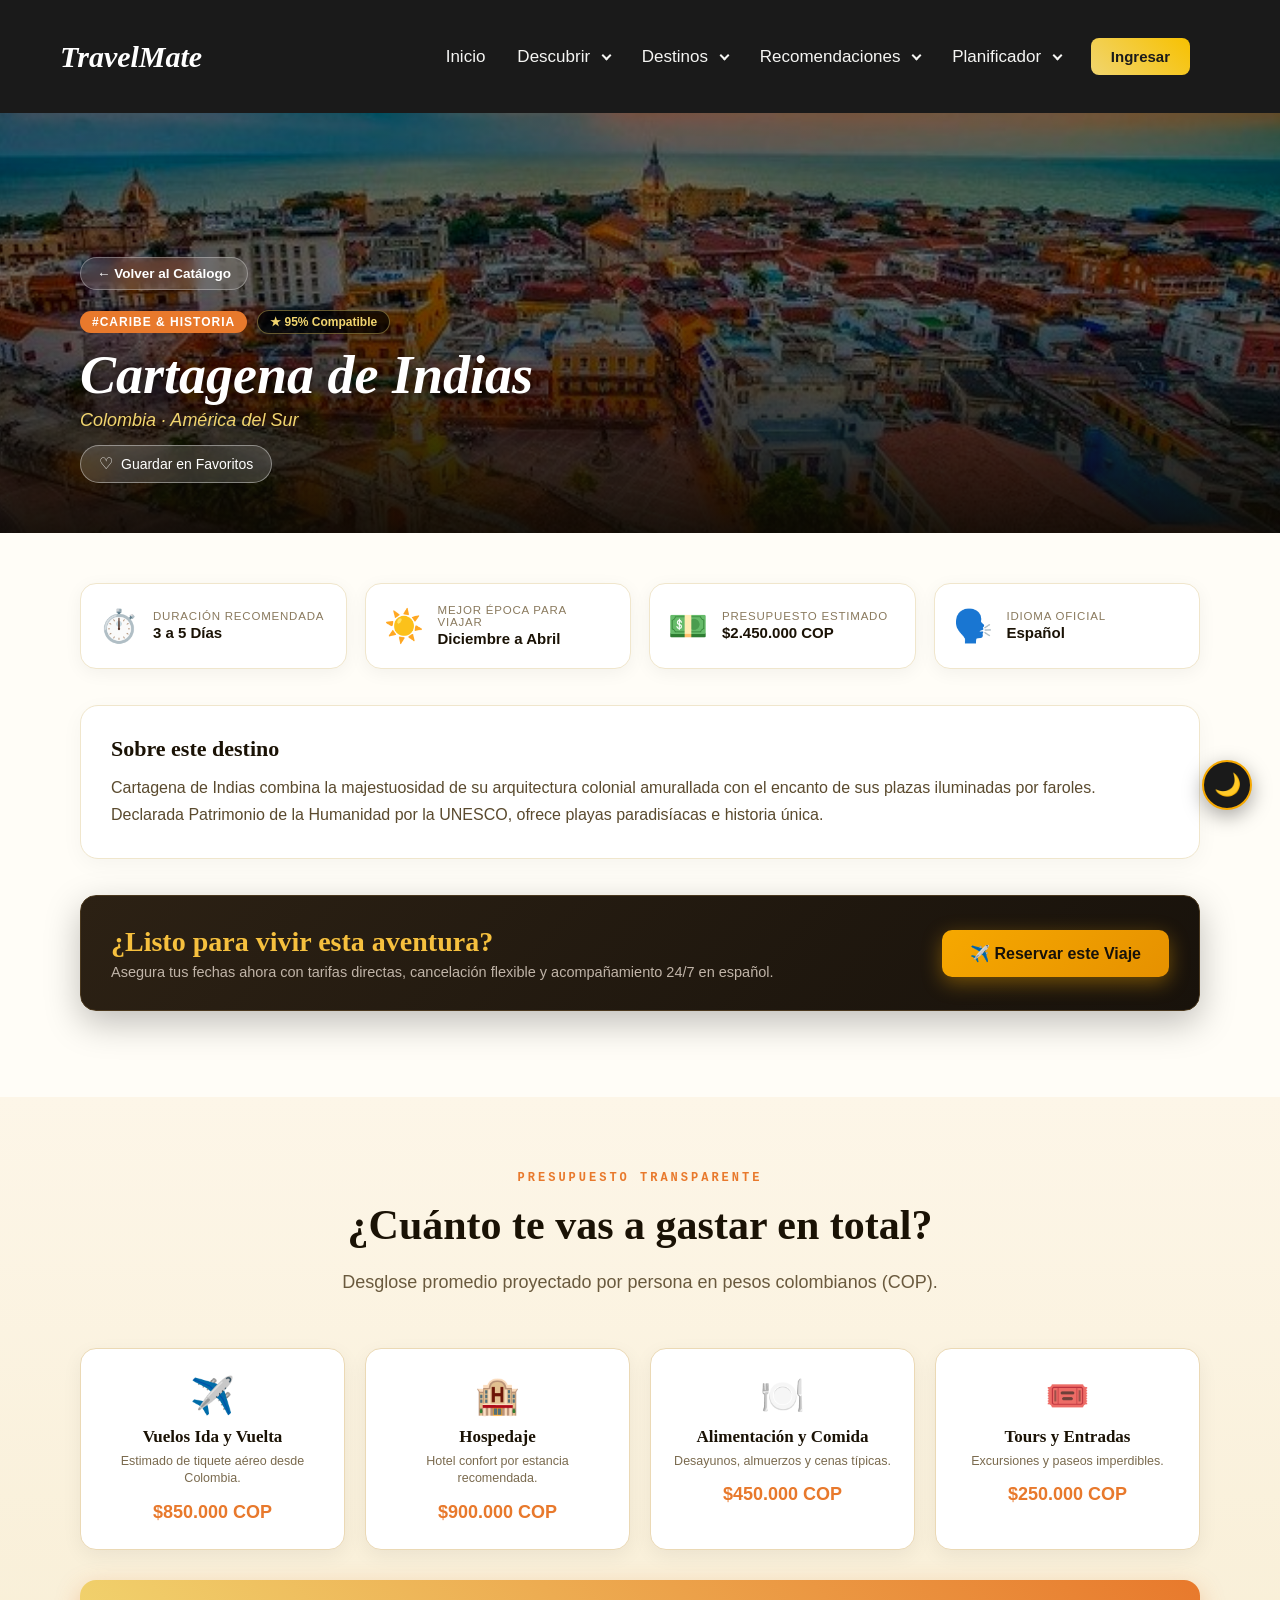
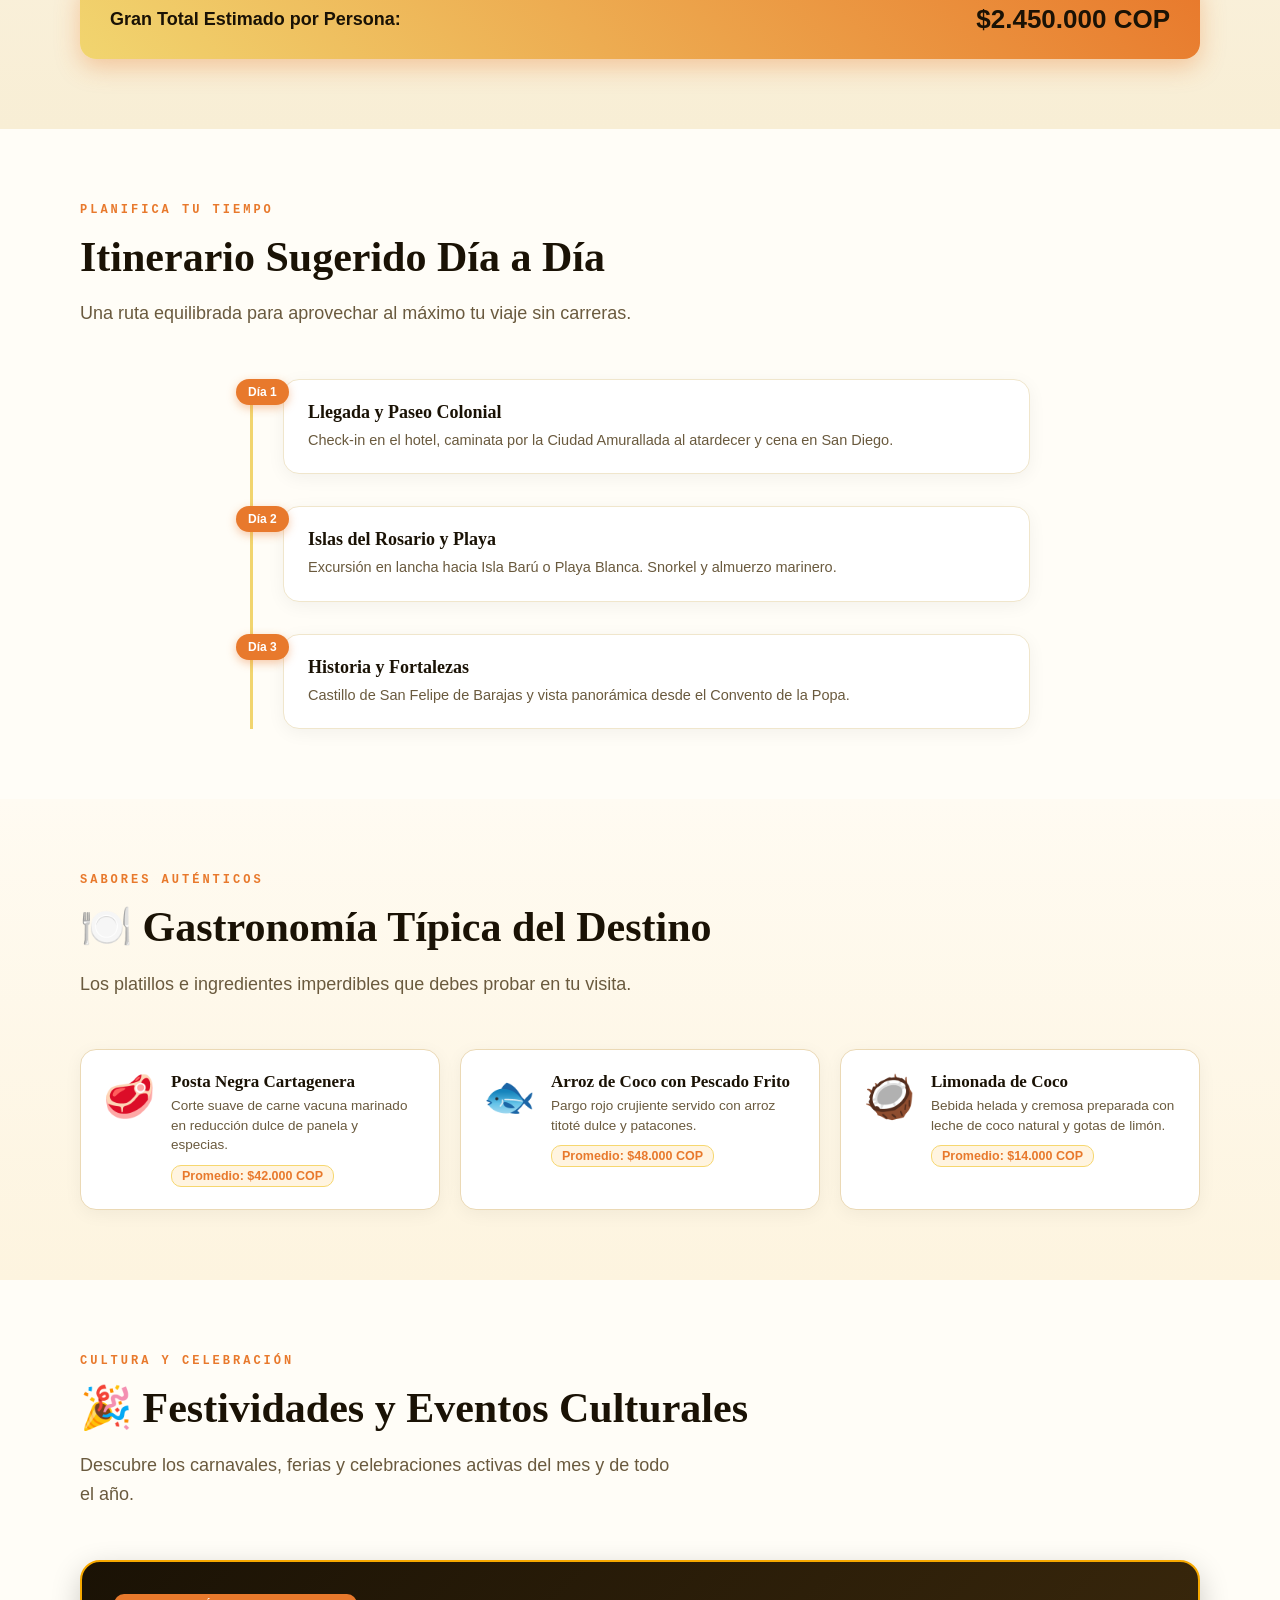
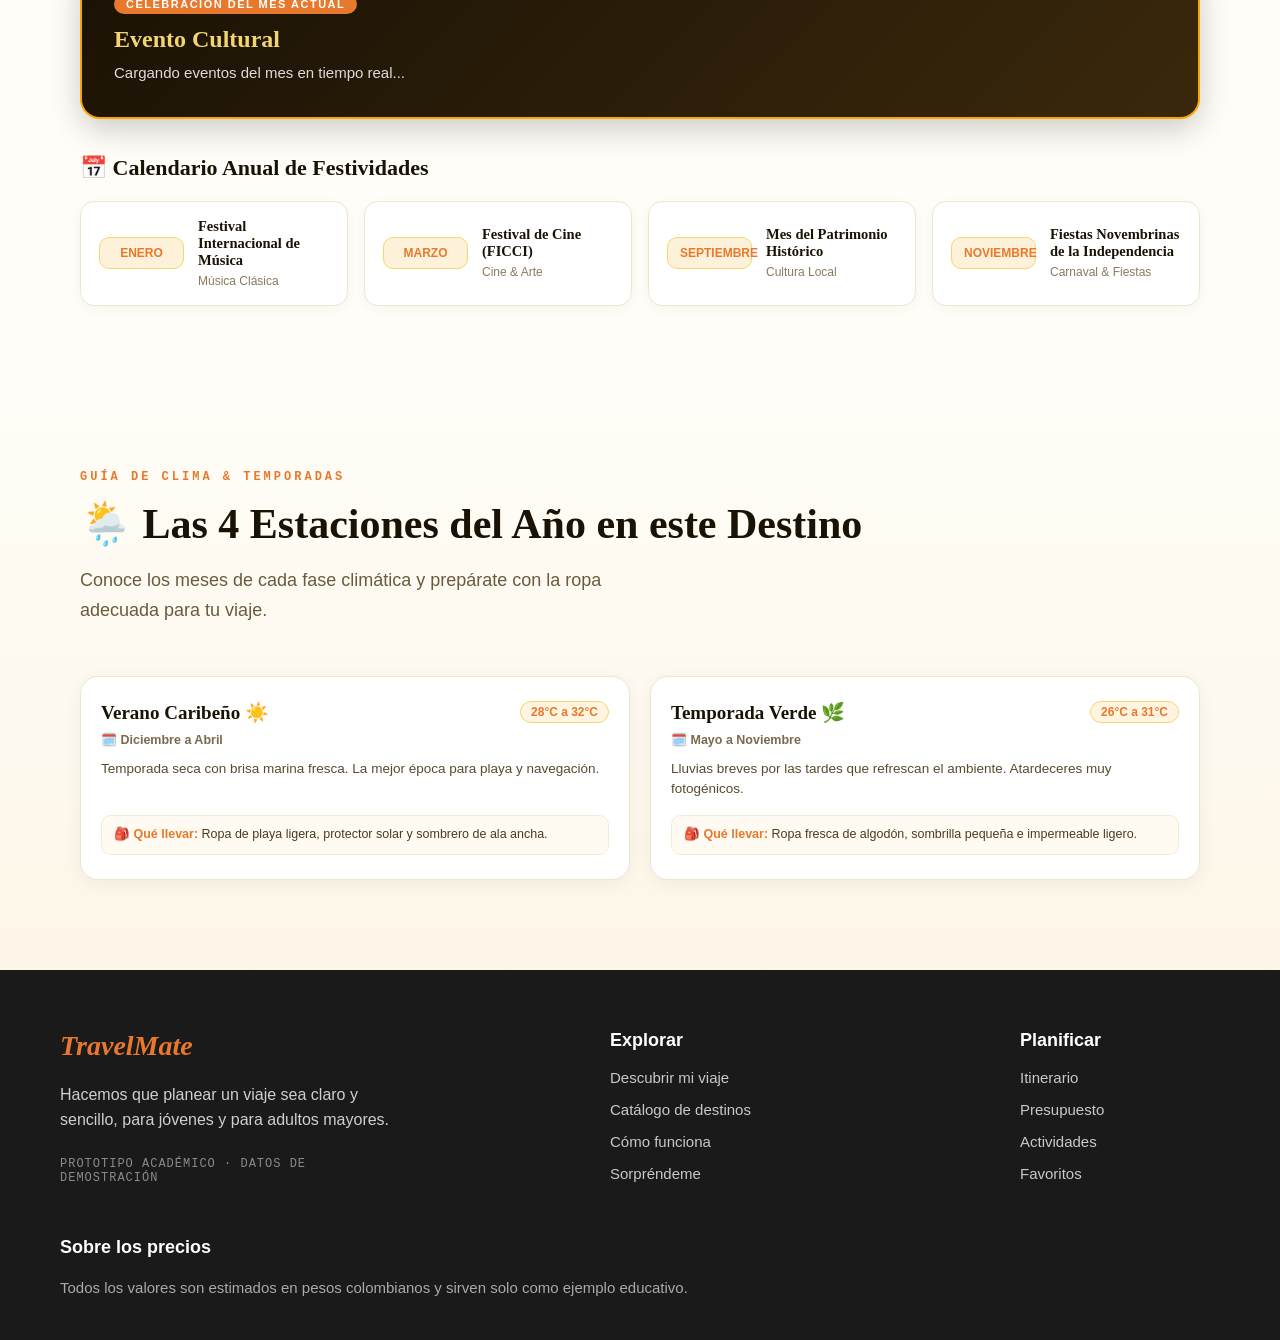
<file: pages/detalle.html>
<!DOCTYPE html>
<html lang="es">
<head>
    <meta charset="UTF-8">
    <meta name="viewport" content="width=device-width, initial-scale=1.0">
    <title>Detalle del Destino - TravelMate</title>
    <link rel="stylesheet" href="../css/style.css">
</head>
<body>

<!-- ===== 1. ENCABEZADO UNIFICADO ===== -->
<header class="encabezado">
    <div class="contenedor-navegacion">
        <h1 class="logo"><a href="../index.html">TravelMate</a></h1>
        <nav>
            <div class="nav-item">
                <a href="../index.html" class="nav-link" style="text-decoration: none;">Inicio</a>
            </div>
            <div class="nav-item">
                <span class="nav-link">Descubrir <span class="flecha"></span></span>
                <div class="dropdown">
                    <a href="cuestionario.html">Cuestionario</a>
                    <a href="preferencias.html">Preferencias</a>
                    <a href="presupuestos.html">Presupuestos</a>
                </div>
            </div>
            <div class="nav-item">
                <span class="nav-link">Destinos <span class="flecha"></span></span>
                <div class="dropdown">
                    <a href="catalogos.html">Catálogo</a>
                    <a href="filtros.html">Filtros</a>
                    <!-- <a href="detalle.html">Detalle</a> -->
                </div>
            </div>
            <div class="nav-item">
                <span class="nav-link">Recomendaciones <span class="flecha"></span></span>
                <div class="dropdown">
                    <a href="compatibilidad.html">Compatibilidad</a>
                    <a href="sorprendeme.html">Sorpréndeme</a>
                </div>
            </div>
            <div class="nav-item">
                <span class="nav-link">Planificador <span class="flecha"></span></span>
                <div class="dropdown">
                    <a href="itinerario.html">Itinerario</a>
                    <a href="actividades.html">Actividades</a>
                    <a href="presupuesto.html">Presupuesto</a>
                </div>
            </div>
            <!-- <div class="nav-item">
                <span class="nav-link">Perfil <span class="flecha"></span></span>
                <div class="dropdown">
                    <a href="cuenta.html">Mi cuenta</a>
                    <a href="viajes.html">Mis viajes</a>
                    <a href="favoritos.html">Favoritos</a>
                </div>
            </div> -->
            <button class="boton-principal">
                <a href="login.html">Ingresar</a>
            </button>
        </nav>
    </div>
</header>

<!-- ===== 2. HERO BANNER DEL DESTINO ===== -->
<section class="detalle-hero" id="detalleHero">
    <div class="detalle-hero-fondo" id="heroFondoImg"></div>
    <div class="detalle-hero-overlay"></div>
    
    <div class="seccion-contenedor detalle-hero-contenido">
        <a href="catalogos.html" class="boton-volver">← Volver al Catálogo</a>
        <div class="detalle-badges">
            <span class="badge-tag" id="detTag">#Caribe</span>
            <span class="badge-compat" id="detCompat">★ 95% Compatible</span>
        </div>
        <h1 class="detalle-titulo" id="detNombre">Cartagena de Indias</h1>
        <p class="detalle-subtitulo" id="detPais">Colombia · América del Sur</p>
        
        <button type="button" class="boton-favorito-hero" id="btnFavoritoHero" title="Guardar en favoritos">
            <span class="corazon-icono">♡</span>
            <span class="texto-fav">Guardar en Favoritos</span>
        </button>
    </div>
</section>

<!-- ===== 3. CÁPSULAS DE DATOS RÁPIDOS Y RESUMEN ===== -->
<section class="detalle-resumen-seccion">
    <div class="seccion-contenedor">
        <div class="resumen-grid">
            <div class="resumen-card">
                <span class="resumen-icono">⏱️</span>
                <div>
                    <span class="resumen-label">Duración Recomendada</span>
                    <strong class="resumen-val" id="detDuracion">4 a 6 Días</strong>
                </div>
            </div>
            <div class="resumen-card">
                <span class="resumen-icono">☀️</span>
                <div>
                    <span class="resumen-label">Mejor Época para Viajar</span>
                    <strong class="resumen-val" id="detTemporada">Diciembre a Abril</strong>
                </div>
            </div>
            <div class="resumen-card">
                <span class="resumen-icono">💵</span>
                <div>
                    <span class="resumen-label">Presupuesto Estimado</span>
                    <strong class="resumen-val" id="detPrecioTotal">$2.450.000 COP</strong>
                </div>
            </div>
            <div class="resumen-card">
                <span class="resumen-icono">🗣️</span>
                <div>
                    <span class="resumen-label">Idioma Oficial</span>
                    <strong class="resumen-val" id="detIdioma">Español</strong>
                </div>
            </div>
        </div>

        <div class="detalle-descripcion-caja">
            <h3 class="subtitulo-seccion">Sobre este destino</h3>
            <p id="detDescripcionCompleta" class="descripcion-texto">
                Cargando información descriptiva del destino...
            </p>
        </div>

        <!-- Banner Prominente de Reserva Directa -->
        <div class="reserva-cta-banner">
            <div class="reserva-cta-info">
                <h3>¿Listo para vivir esta aventura?</h3>
                <p>Asegura tus fechas ahora con tarifas directas, cancelación flexible y acompañamiento 24/7 en español.</p>
            </div>
            <button type="button" class="btn-abrir-reserva" id="btnAbrirModalReserva">
                <span>✈️ Reservar este Viaje</span>
            </button>
        </div>
    </div>
</section>

<!-- ===== 4. DESGLOSE TRANSPARENTE DEL PRESUPUESTO EN COP ===== -->
<section class="detalle-presupuesto-seccion">
    <div class="seccion-contenedor">
        <div class="seccion-encabezado centrado">
            <span class="seccion-etiqueta">Presupuesto Transparente</span>
            <h2 class="seccion-titulo">¿Cuánto te vas a gastar en total?</h2>
            <p class="seccion-subtitulo">Desglose promedio proyectado por persona en pesos colombianos (COP).</p>
        </div>

        <div class="presupuesto-desglose-grid">
            <div class="presupuesto-card">
                <span class="p-card-icono">✈️</span>
                <h4>Vuelos Ida y Vuelta</h4>
                <p class="p-card-desc">Estimado de tiquete aéreo desde Colombia.</p>
                <strong class="p-card-monto" id="pMontoVuelo">$850.000 COP</strong>
            </div>

            <div class="presupuesto-card">
                <span class="p-card-icono">🏨</span>
                <h4>Hospedaje</h4>
                <p class="p-card-desc">Hotel confort por estancia recomendada.</p>
                <strong class="p-card-monto" id="pMontoHotel">$900.000 COP</strong>
            </div>

            <div class="presupuesto-card">
                <span class="p-card-icono">🍽️</span>
                <h4>Alimentación y Comida</h4>
                <p class="p-card-desc">Desayunos, almuerzos y cenas típicas.</p>
                <strong class="p-card-monto" id="pMontoComida">$450.000 COP</strong>
            </div>

            <div class="presupuesto-card">
                <span class="p-card-icono">🎟️</span>
                <h4>Tours y Entradas</h4>
                <p class="p-card-desc">Excursiones y paseos imperdibles.</p>
                <strong class="p-card-monto" id="pMontoTours">$250.000 COP</strong>
            </div>
        </div>

        <div class="presupuesto-total-caja">
            <span>Gran Total Estimado por Persona:</span>
            <strong id="pMontoTotalGeneral">$2.450.000 COP</strong>
        </div>
    </div>
</section>

<!-- ===== 5. ITINERARIO SUGERIDO DÍA A DÍA (TIMELINE) ===== -->
<section class="detalle-itinerario-seccion">
    <div class="seccion-contenedor">
        <div class="seccion-encabezado">
            <span class="seccion-etiqueta">Planifica tu tiempo</span>
            <h2 class="seccion-titulo">Itinerario Sugerido Día a Día</h2>
            <p class="seccion-subtitulo">Una ruta equilibrada para aprovechar al máximo tu viaje sin carreras.</p>
        </div>

        <div class="timeline-itinerario" id="contenedorItinerario">
            <!-- Se llena dinámicamente con JavaScript -->
        </div>
    </div>
</section>

<!-- ===== 6. SECCIÓN 7: GASTRONOMÍA TÍPICA Y SABORES LOCALES ===== -->
<section class="detalle-gastronomia-seccion">
    <div class="seccion-contenedor">
        <div class="seccion-encabezado">
            <span class="seccion-etiqueta">Sabores Auténticos</span>
            <h2 class="seccion-titulo">🍽️ Gastronomía Típica del Destino</h2>
            <p class="seccion-subtitulo">Los platillos e ingredientes imperdibles que debes probar en tu visita.</p>
        </div>

        <div class="gastronomia-grid" id="contenedorGastronomia">
            <!-- Se llena dinámicamente con JavaScript -->
        </div>
    </div>
</section>

<!-- ===== 7. SECCIÓN 8: FESTIVIDADES Y CALENDARIO CULTURAL ===== -->
<section class="detalle-festividades-seccion">
    <div class="seccion-contenedor">
        <div class="seccion-encabezado">
            <span class="seccion-etiqueta">Cultura y Celebración</span>
            <h2 class="seccion-titulo">🎉 Festividades y Eventos Culturales</h2>
            <p class="seccion-subtitulo">Descubre los carnavales, ferias y celebraciones activas del mes y de todo el año.</p>
        </div>

        <!-- Banner del Mes Real Detectado en Tiempo Real -->
        <div class="festividad-destacada-caja" id="cajaFestividadMes">
            <div class="f-mes-badge" id="festMesNombre">Celebración del Mes Actual</div>
            <h3 class="f-mes-titulo" id="festMesTitulo">Evento Cultural</h3>
            <p class="f-mes-desc" id="festMesDesc">Cargando eventos del mes en tiempo real...</p>
        </div>

        <!-- Calendario Anual Completo -->
        <h3 class="subtitulo-seccion" style="margin-top: 36px; margin-bottom: 20px;">📅 Calendario Anual de Festividades</h3>
        <div class="calendario-grid" id="contenedorCalendarioAnual">
            <!-- Se llena dinámicamente con JavaScript -->
        </div>
    </div>
</section>

<!-- ===== 8. SECCIÓN 9: LAS 4 ESTACIONES DEL AÑO ===== -->
<section class="detalle-estaciones-seccion">
    <div class="seccion-contenedor">
        <div class="seccion-encabezado">
            <span class="seccion-etiqueta">Guía de Clima & Temporadas</span>
            <h2 class="seccion-titulo">🌦️ Las 4 Estaciones del Año en este Destino</h2>
            <p class="seccion-subtitulo">Conoce los meses de cada fase climática y prepárate con la ropa adecuada para tu viaje.</p>
        </div>

        <div class="estaciones-grid" id="contenedorEstaciones">
            <!-- Se llena dinámicamente con JavaScript (Primavera 🌸, Verano ☀️, Otoño 🍁, Invierno ❄️) -->
        </div>
    </div>
</section>

<!-- ===== MODAL DE RESERVA INTERACTIVO ===== -->
<div class="tm-modal-overlay" id="modalReserva">
    <div class="tm-modal-contenedor">
        <div class="tm-modal-header">
            <h3><span>✈️</span> Reserva tu Aventura en <span id="resModalDestino">Destino</span></h3>
            <button type="button" class="tm-modal-cerrar" id="btnCerrarModalReserva" aria-label="Cerrar modal">✕</button>
        </div>
        <form id="formReservaViaje" class="tm-modal-body">
            <div class="reserva-grid-campos">
                <div class="campo-grupo">
                    <label for="resFechaSalida">Fecha de Salida</label>
                    <input type="date" id="resFechaSalida" required>
                </div>
                <div class="campo-grupo">
                    <label for="resFechaRegreso">Fecha de Regreso</label>
                    <input type="date" id="resFechaRegreso" required>
                </div>
            </div>

            <div class="reserva-grid-campos">
                <div class="campo-grupo">
                    <label for="resViajeros">Número de Viajeros</label>
                    <select id="resViajeros">
                        <option value="1">1 Persona (Viajero Solo)</option>
                        <option value="2" selected>2 Personas (Pareja / Amigos)</option>
                        <option value="3">3 Personas</option>
                        <option value="4">4 Personas (Familia)</option>
                        <option value="5">5 Personas (Grupo)</option>
                    </select>
                </div>
                <div class="campo-grupo">
                    <label for="resAlojamiento">Categoría de Experiencia</label>
                    <select id="resAlojamiento">
                        <option value="Estándar">Estándar (Hoteles 3-4★ recomendados)</option>
                        <option value="Confort Superior" selected>Confort Superior (+ Tours incluidos)</option>
                        <option value="Lujo & Exclusivo">Lujo & Exclusivo (Resorts 5★ + Guía)</option>
                    </select>
                </div>
            </div>

            <div class="reserva-grid-campos">
                <div class="campo-grupo">
                    <label for="resTitularNombre">Nombre del Titular</label>
                    <input type="text" id="resTitularNombre" placeholder="Tu nombre completo" required>
                </div>
                <div class="campo-grupo">
                    <label for="resTitularDoc">Documento (CC / Pasaporte)</label>
                    <input type="text" id="resTitularDoc" placeholder="Número de documento" required>
                </div>
            </div>

            <div class="reserva-grid-campos">
                <div class="campo-grupo">
                    <label for="resTitularEmail">Correo de Confirmación</label>
                    <input type="email" id="resTitularEmail" placeholder="correo@ejemplo.com" required>
                </div>
                <div class="campo-grupo">
                    <label for="resTitularTel">WhatsApp / Contacto</label>
                    <input type="tel" id="resTitularTel" placeholder="+57 300 123 4567" required>
                </div>
            </div>

            <!-- Contenedor dinámico de acompañantes (Pasajeros) -->
            <div id="contenedorAcompanantes" style="display: none; margin: 16px 0; padding: 14px; background: #fffcf5; border: 1px dashed #f6a800; border-radius: 10px;">
                <h4 style="font-size: 13.5px; color: #92400e; margin: 0 0 10px; font-weight: 700; text-transform: uppercase;">
                    👥 Información de Acompañantes (Requerido para Aerolínea / Hotel)
                </h4>
                <div id="listaAcompanantesCampos" style="display: flex; flex-direction: column; gap: 10px;">
                    <!-- Se inyecta dinámicamente si viajeros > 1 -->
                </div>
            </div>

            <!-- Método de Pago Real (Para tabla pagos) -->
            <div class="campo-grupo" style="margin-bottom: 16px;">
                <label for="resMetodoPago">Método de Pago</label>
                <select id="resMetodoPago" required>
                    <option value="PSE" selected>💳 PSE (Cuentas de Ahorro / Corriente Bancaria)</option>
                    <option value="Tarjeta Crédito">💳 Tarjeta de Crédito (Visa, Mastercard, Amex)</option>
                    <option value="Tarjeta Débito">💳 Tarjeta Débito</option>
                    <option value="Transferencia">🏦 Transferencia Bancaria Directa</option>
                </select>
            </div>

            <div class="reserva-desglose-caja">
                <div class="desglose-fila">
                    <span>Precio base por viajero</span>
                    <span id="resDesgloseBase">$0 COP</span>
                </div>
                <div class="desglose-fila">
                    <span>Multiplicador por viajeros</span>
                    <span id="resDesgloseViajeros">x 2</span>
                </div>
                <div class="desglose-fila">
                    <span>Ajuste por categoría</span>
                    <span id="resDesgloseCat">Incluido</span>
                </div>
                <div class="desglose-fila desglose-total">
                    <span>Total Estimado</span>
                    <strong id="resDesgloseTotal">$0 COP</strong>
                </div>
            </div>

            <div class="tm-modal-footer" style="padding:0; background:transparent; border:none; margin-top:14px;">
                <button type="button" class="btn-modal-secundario" id="btnCancelarReservaModal">Cancelar</button>
                <button type="submit" class="btn-modal-primario">Confirmar y Guardar Reserva →</button>
            </div>
        </form>
    </div>
</div>

<!-- ===== MODAL DE CONFIRMACIÓN EXITOSA (Reemplaza al confirm() del navegador) ===== -->
<div class="tm-modal-overlay" id="modalExitoReserva">
    <div class="tm-modal-contenedor" style="max-width: 520px; text-align: center;">

        <!-- Animación de checkmark de éxito -->
        <div class="exito-modal-header">
            <div class="exito-checkmark-circulo">
                <svg class="exito-checkmark-svg" viewBox="0 0 52 52" width="72" height="72">
                    <circle class="exito-circulo" cx="26" cy="26" r="25" fill="none"/>
                    <path class="exito-check" fill="none" d="M14.1 27.2l7.1 7.2 16.7-16.8"/>
                </svg>
            </div>
        </div>

        <div style="padding: 0 30px 30px;">
            <!-- Etiqueta y Código -->
            <span class="exito-etiqueta">Reserva Confirmada</span>
            <div class="exito-codigo-caja" id="exitoCodigoCaja">
                <span class="exito-codigo-label">Código de Reserva</span>
                <strong class="exito-codigo-valor" id="exitoCodigoValor">TM-00000</strong>
            </div>

            <!-- Detalles rápidos -->
            <h2 class="exito-titulo" id="exitoTitulo">🎉 ¡Tu viaje está asegurado!</h2>
            <p class="exito-destino-nombre" id="exitoDestinoNombre">Cartagena de Indias</p>

            <div class="exito-resumen-grid">
                <div class="exito-resumen-item">
                    <span class="exito-item-icono">📅</span>
                    <div>
                        <small>Fechas</small>
                        <strong id="exitoFechas">20/11/2026 - 25/11/2026</strong>
                    </div>
                </div>
                <div class="exito-resumen-item">
                    <span class="exito-item-icono">👥</span>
                    <div>
                        <small>Viajeros</small>
                        <strong id="exitoViajeros">2 Personas</strong>
                    </div>
                </div>
                <div class="exito-resumen-item">
                    <span class="exito-item-icono">💰</span>
                    <div>
                        <small>Inversión Total</small>
                        <strong id="exitoPrecio">$4.900.000 COP</strong>
                    </div>
                </div>
                <div class="exito-resumen-item">
                    <span class="exito-item-icono">🏨</span>
                    <div>
                        <small>Categoría</small>
                        <strong id="exitoCategoria">Confort Superior</strong>
                    </div>
                </div>
            </div>

            <p class="exito-mensaje-pie">
                Recibirás un correo de confirmación con tu itinerario completo y todos los detalles de tu aventura. ¡Buen viaje! ✈️
            </p>

            <!-- Botones de acción -->
            <div class="exito-acciones">
                <a href="viajes.html" class="btn-modal-primario exito-btn-principal" id="exitoBtnVerViajes">
                    ✈️ Ver Mis Viajes y Reservas
                </a>
                <button type="button" class="btn-modal-secundario exito-btn-seguir" id="exitoBtnSeguir">
                    Seguir Explorando Destinos
                </button>
            </div>
        </div>

    </div>
</div>

<!-- ===== 9. PIE DE PÁGINA ===== -->
<footer>
    <div class="footer-brand">
        <div class="footer-logo">TravelMate</div>
        <p class="footer-desc">
            Hacemos que planear un viaje sea claro y sencillo, para jóvenes y para adultos mayores.
        </p>
        <p class="footer-tag">Prototipo académico · Datos de demostración</p>
    </div>

    <div class="footer-col">
        <h3>Explorar</h3>
        <ul>
            <li><a href="cuestionario.html">Descubrir mi viaje</a></li>
            <li><a href="catalogos.html">Catálogo de destinos</a></li>
            <li><a href="../index.html#como-funciona">Cómo funciona</a></li>
            <li><a href="sorprendeme.html">Sorpréndeme</a></li>
        </ul>
    </div>

    <div class="footer-col">
        <h3>Planificar</h3>
        <ul>
            <li><a href="itinerario.html">Itinerario</a></li>
            <li><a href="presupuesto.html">Presupuesto</a></li>
            <li><a href="actividades.html">Actividades</a></li>
            <li><a href="favoritos.html">Favoritos</a></li>
        </ul>
    </div>

    <div class="footer-col">
        <h3>Sobre los precios</h3>
        <p>
            Todos los valores son estimados en pesos colombianos y sirven solo como ejemplo educativo.
        </p>
    </div>
</footer>

<script src="../js/global.js"></script>
<script src="../js/detalle.js"></script>
</body>
</html>
</file>
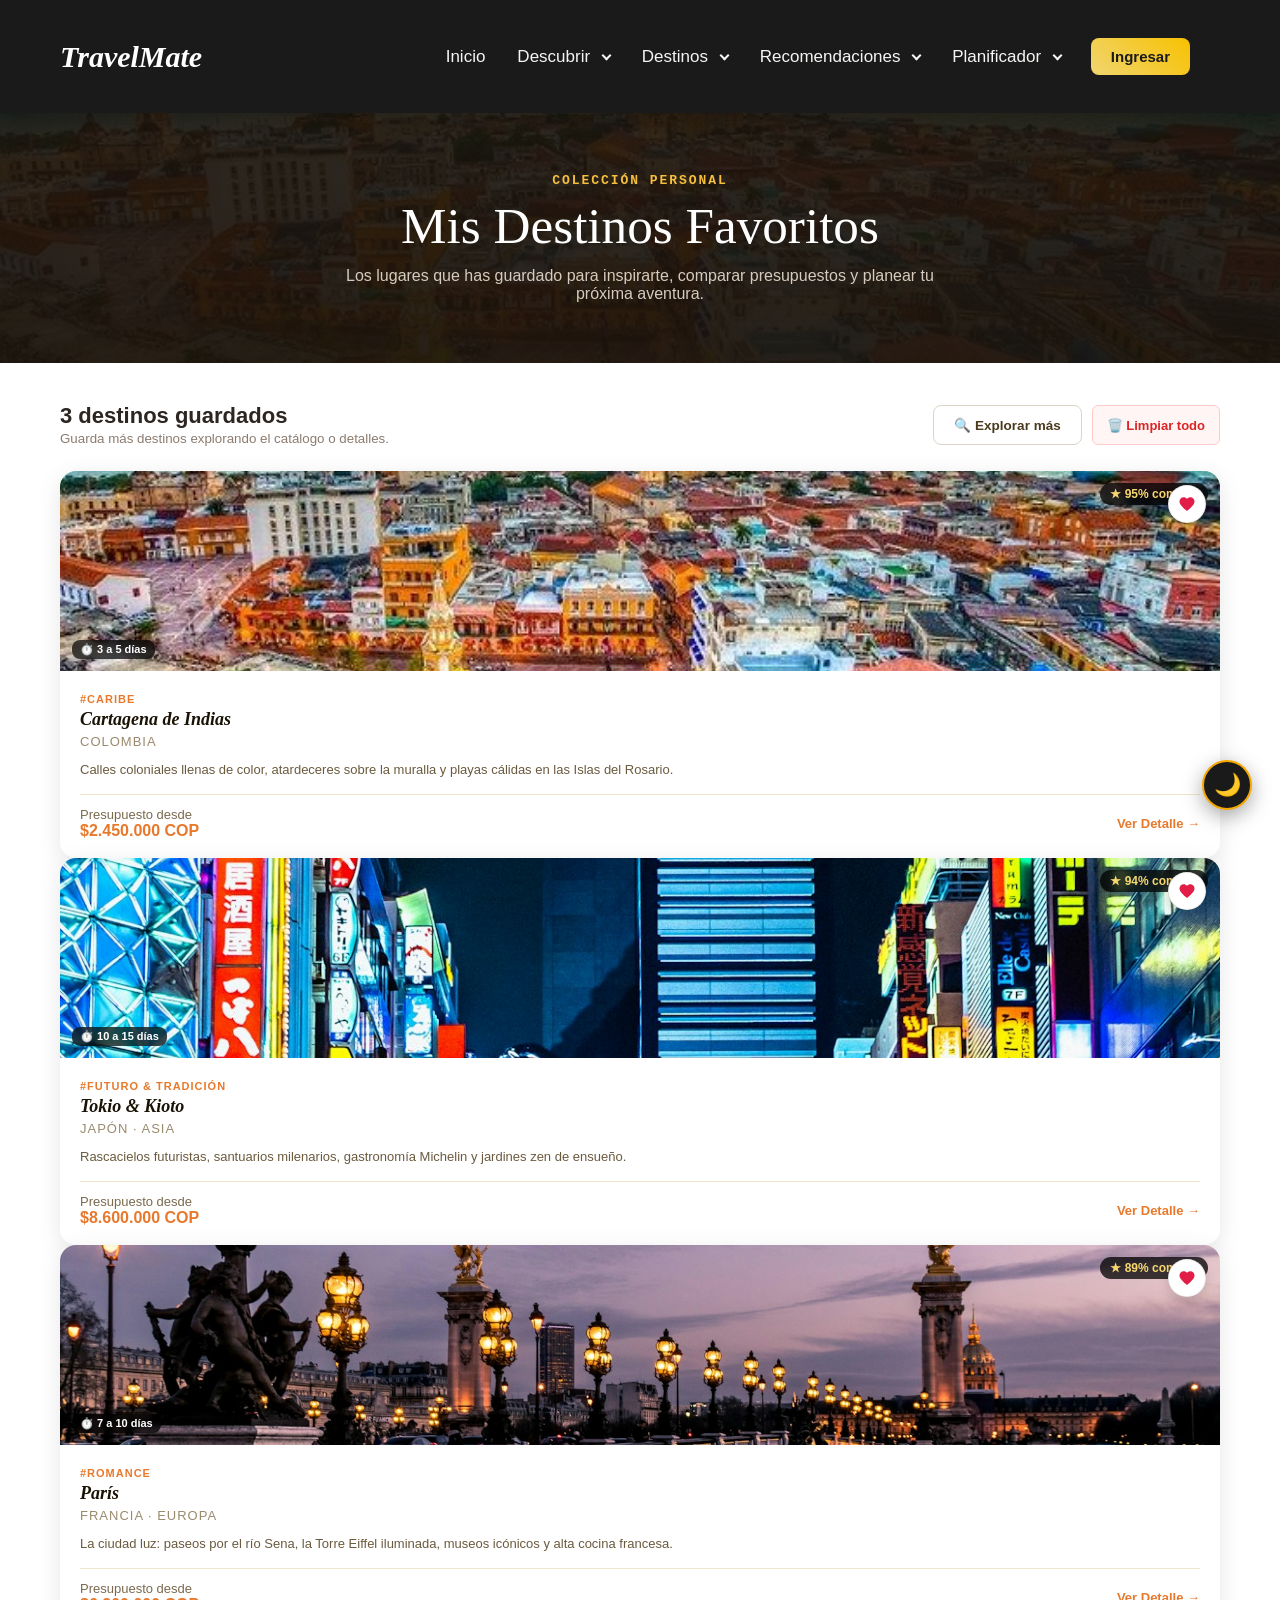
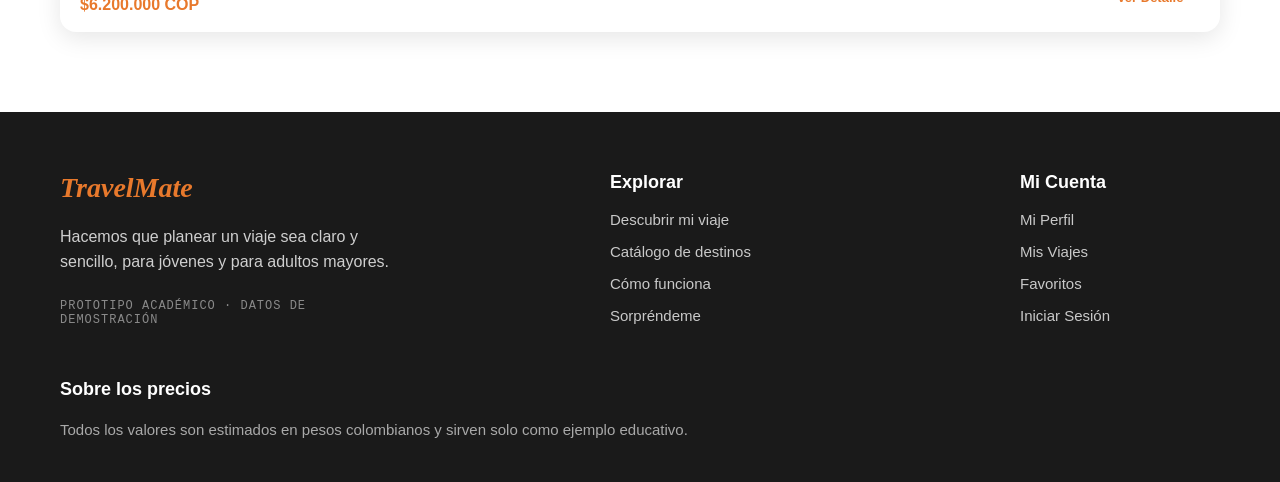
<file: pages/favoritos.html>
<!DOCTYPE html>
<html lang="es">
<head>
    <meta charset="UTF-8">
    <meta name="viewport" content="width=device-width, initial-scale=1.0">
    <title>Mis Favoritos - TravelMate</title>
    <link rel="stylesheet" href="../css/style.css">
</head>
<body>

<!-- ===== ENCABEZADO ===== -->
<header class="encabezado">
    <div class="contenedor-navegacion">
        <h1 class="logo"><a href="../index.html">TravelMate</a></h1>
        <nav>
            <div class="nav-item">
                <a href="../index.html" class="nav-link" style="text-decoration: none;">Inicio</a>
            </div>
            <div class="nav-item">
                <span class="nav-link">Descubrir <span class="flecha"></span></span>
                <div class="dropdown">
                    <a href="cuestionario.html">Cuestionario</a>
                    <a href="preferencias.html">Preferencias</a>
                    <a href="presupuestos.html">Presupuestos</a>
                </div>
            </div>
            <div class="nav-item">
                <span class="nav-link">Destinos <span class="flecha"></span></span>
                <div class="dropdown">
                    <a href="catalogos.html">Catálogo Completo</a>
                    <a href="filtros.html">Filtros Especiales</a>
                </div>
            </div>
            <div class="nav-item">
                <span class="nav-link">Recomendaciones <span class="flecha"></span></span>
                <div class="dropdown">
                    <a href="compatibilidad.html">Compatibilidad</a>
                    <a href="sorprendeme.html">Sorpréndeme</a>
                </div>
            </div>
            <div class="nav-item">
                <span class="nav-link">Planificador <span class="flecha"></span></span>
                <div class="dropdown">
                    <a href="itinerario.html">Itinerario</a>
                    <a href="actividades.html">Actividades</a>
                    <a href="presupuesto.html">Presupuesto</a>
                </div>
            </div>
            <button class="boton-principal">
                <a href="login.html">Ingresar</a>
            </button>
        </nav>
    </div>
</header>

<!-- ===== HERO DE FAVORITOS ===== -->
<section class="pagina-dashboard-hero">
    <div class="seccion-contenedor">
        <span class="seccion-etiqueta">Colección Personal</span>
        <h1>Mis Destinos Favoritos</h1>
        <p>Los lugares que has guardado para inspirarte, comparar presupuestos y planear tu próxima aventura.</p>
    </div>
</section>

<!-- ===== CONTENEDOR PRINCIPAL ===== -->
<main class="dashboard-contenedor">
    
    <!-- Barra superior de conteo y acciones -->
    <div style="display: flex; justify-content: space-between; align-items: center; margin-bottom: 24px; flex-wrap: wrap; gap: 14px;">
        <div>
            <h2 style="font-size: 22px; color: var(--color-texto, #2c2520); font-weight: 700; margin: 0;" id="contadorFavoritos">
                Cargando tus favoritos...
            </h2>
            <small style="color: #8c7b6e;">Guarda más destinos explorando el catálogo o detalles.</small>
        </div>
        <div style="display: flex; gap: 10px;">
            <a href="catalogos.html" class="btn-modal-secundario" style="text-decoration: none; font-size: 13.5px; display: inline-flex; align-items: center; gap: 6px;">
                <span>🔍 Explorar más</span>
            </a>
            <button type="button" id="btnVaciarFavoritos" class="btn-viaje-cancelar" style="font-size: 13px;" title="Eliminar todos los favoritos">
                🗑️ Limpiar todo
            </button>
        </div>
    </div>

    <!-- Grid de tarjetas de destinos favoritos -->
    <div class="catalogo-grid" id="gridFavoritos">
        <!-- Generado dinámicamente con JavaScript -->
    </div>

    <!-- Estado vacío cuando no hay favoritos -->
    <div id="vacioFavoritos" class="tm-estado-vacio-caja" style="display: none;">
        <span class="tm-vacio-icono">🤍</span>
        <h3>Aún no tienes destinos guardados</h3>
        <p>
            Explora nuestro catálogo con más de 28 destinos mundiales y pulsa en el corazón en cualquier tarjeta para tenerlos siempre a mano aquí.
        </p>
        <a href="catalogos.html" class="tm-btn-accion">
            <span>Explorar Catálogo de Destinos →</span>
        </a>
    </div>

</main>

<!-- ===== PIE DE PÁGINA ===== -->
<footer>
    <div class="footer-brand">
        <div class="footer-logo">TravelMate</div>
        <p class="footer-desc">
            Hacemos que planear un viaje sea claro y sencillo, para jóvenes y para adultos mayores.
        </p>
        <p class="footer-tag">Prototipo académico · Datos de demostración</p>
    </div>

    <div class="footer-col">
        <h3>Explorar</h3>
        <ul>
            <li><a href="cuestionario.html">Descubrir mi viaje</a></li>
            <li><a href="catalogos.html">Catálogo de destinos</a></li>
            <li><a href="../index.html#como-funciona">Cómo funciona</a></li>
            <li><a href="sorprendeme.html">Sorpréndeme</a></li>
        </ul>
    </div>

    <div class="footer-col">
        <h3>Mi Cuenta</h3>
        <ul>
            <li><a href="cuenta.html">Mi Perfil</a></li>
            <li><a href="viajes.html">Mis Viajes</a></li>
            <li><a href="favoritos.html">Favoritos</a></li>
            <li><a href="login.html">Iniciar Sesión</a></li>
        </ul>
    </div>

    <div class="footer-col">
        <h3>Sobre los precios</h3>
        <p>
            Todos los valores son estimados en pesos colombianos y sirven solo como ejemplo educativo.
        </p>
    </div>
</footer>

<script src="../js/global.js"></script>
<script src="../js/favoritos.js"></script>
</body>
</html>
</file>
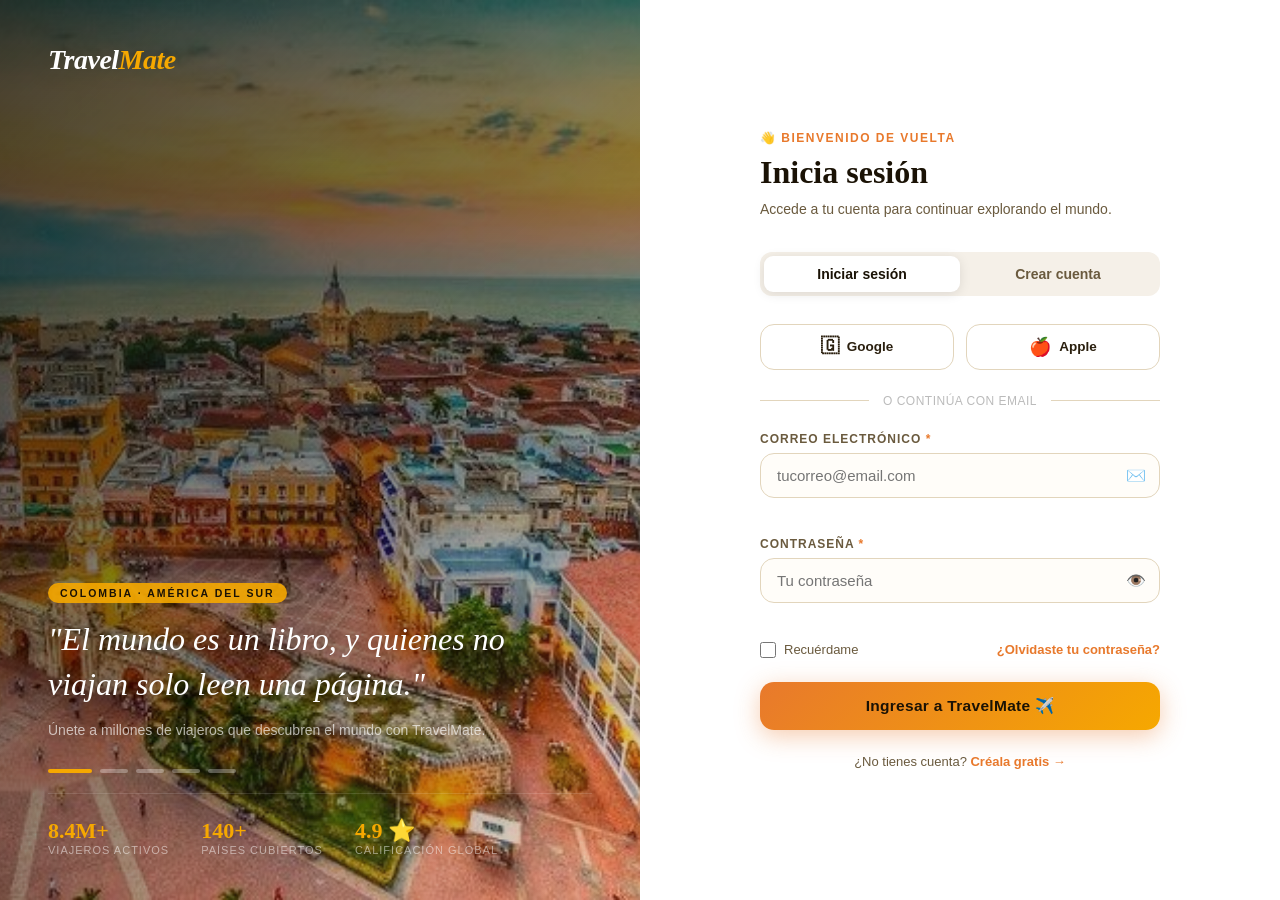
<file: pages/login.html>
<!DOCTYPE html>
<html lang="es">
<head>
  <meta charset="UTF-8">
  <meta name="viewport" content="width=device-width, initial-scale=1.0">
  <title>TravelMate — Ingresar o Crear Cuenta</title>

  <!-- Estilos exclusivos de la pantalla de Login/Registro -->
  <link rel="stylesheet" href="../css/login.css">
</head>
<body>

<!-- ===== TOAST DE NOTIFICACIÓN FLOTANTE ===== -->
<div class="toast" id="toastMsg">
  <span id="toastTexto">Acción completada</span>
</div>

<!-- ===== LAYOUT PRINCIPAL: panel visual + panel formulario ===== -->
<div class="auth-layout">

  <!-- ===== PANEL IZQUIERDO: Galería visual de destinos ===== -->
  <div class="panel-visual" id="panelVisual">
    <!-- Los divs de fondo (panel-bg) se inyectan desde login.js -->

    <!-- Capa de gradiente oscuro sobre la imagen -->
    <div class="panel-overlay"></div>

    <!-- Contenido textual sobre el fondo -->
    <div class="panel-contenido">

      <!-- Logo con enlace a la home -->
      <a href="../index.html" class="panel-logo">Travel<span>Mate</span></a>

      <!-- Sección de cita y puntos -->
      <div class="panel-cita">
        <span class="panel-destino-tag" id="destinoTag">Colombia · América</span>
        <p class="panel-frase" id="destinoFrase">
          "El mundo es un libro, y quienes no viajan solo leen una página."
        </p>
        <p class="panel-sub" id="destinoSub">
          Únete a millones de viajeros que descubren el mundo con TravelMate.
        </p>

        <!-- Puntos indicadores del destino activo (se inyectan en login.js) -->
        <div class="panel-puntos" id="panelPuntos"></div>
      </div>

      <!-- Estadísticas de confianza en la base del panel -->
      <div class="panel-stats">
        <div class="stat-item">
          <div class="stat-numero">8.4M+</div>
          <div class="stat-label">Viajeros activos</div>
        </div>
        <div class="stat-item">
          <div class="stat-numero">140+</div>
          <div class="stat-label">Países cubiertos</div>
        </div>
        <div class="stat-item">
          <div class="stat-numero">4.9 ⭐</div>
          <div class="stat-label">Calificación global</div>
        </div>
      </div>

    </div>
  </div>
  <!-- /panel-visual -->

  <!-- ===== PANEL DERECHO: Formulario de autenticación ===== -->
  <div class="panel-form">

    <!-- Caja principal del formulario (se oculta al hacer login) -->
    <div class="form-caja" id="formCaja">

      <!-- Encabezado dinámico (cambia entre Login y Registro) -->
      <div class="form-encabezado">
        <div class="form-bienvenida" id="labelBienvenida">👋 Bienvenido de vuelta</div>
        <h1 class="form-titulo" id="tituloForm">Inicia sesión</h1>
        <p class="form-subtitulo" id="subForm">
          Accede a tu cuenta para continuar explorando el mundo.
        </p>
      </div>

      <!-- Toggle animado entre Login y Registro -->
      <div class="form-toggle">
        <button class="toggle-btn activo" id="btnLogin" onclick="cambiarModo('login')">
          Iniciar sesión
        </button>
        <button class="toggle-btn" id="btnRegistro" onclick="cambiarModo('registro')">
          Crear cuenta
        </button>
      </div>

      <!-- Botones de login social -->
      <div class="social-grid">
        <button class="btn-social" onclick="loginSocial('Google')">
          <span class="social-icon">🇬</span> Google
        </button>
        <button class="btn-social" onclick="loginSocial('Apple')">
          <span class="social-icon">🍎</span> Apple
        </button>
      </div>

      <!-- Divisor -->
      <div class="divisor">O continúa con email</div>

      <!-- ===== FORMULARIO DE INICIO DE SESIÓN ===== -->
      <form id="formLogin" novalidate>

        <!-- Campo Email -->
        <div class="campo-grupo">
          <label class="campo-label" for="loginEmail">
            Correo electrónico <span class="req">*</span>
          </label>
          <div class="campo-wrap">
            <input type="email" id="loginEmail" class="campo-input"
              placeholder="tucorreo@email.com"
              autocomplete="email"
              oninput="validarEmail('loginEmail', 'msgLoginEmail')">
            <span class="campo-icono" id="iconoLoginEmail">✉️</span>
          </div>
          <div class="campo-msg" id="msgLoginEmail"></div>
        </div>

        <!-- Campo Contraseña -->
        <div class="campo-grupo">
          <label class="campo-label" for="loginPass">
            Contraseña <span class="req">*</span>
          </label>
          <div class="campo-wrap">
            <input type="password" id="loginPass" class="campo-input"
              placeholder="Tu contraseña"
              autocomplete="current-password"
              oninput="validarCampoVacio('loginPass', 'msgLoginPass', 'Ingresa tu contraseña')">
            <span class="campo-icono" onclick="togglePass('loginPass', this)">👁️</span>
          </div>
          <div class="campo-msg" id="msgLoginPass"></div>
        </div>

        <!-- Recuérdame y enlace de contraseña olvidada -->
        <div class="fila-extra">
          <div class="check-grupo">
            <input type="checkbox" id="recuerdame">
            <label for="recuerdame">Recuérdame</label>
          </div>
          <a href="#" class="link-olvidaste" onclick="olvidoContrasena(); return false;">
            ¿Olvidaste tu contraseña?
          </a>
        </div>

        <!-- Botón principal de login -->
        <button type="button" class="btn-submit" onclick="ejecutarLogin()">
          <span id="textoLoginBtn">Ingresar a TravelMate ✈️</span>
          <div class="spinner" id="spinnerLogin"></div>
        </button>

      </form>
      <!-- /formLogin -->

      <!-- ===== FORMULARIO DE REGISTRO DE NUEVA CUENTA ===== -->
      <form id="formRegistro" novalidate style="display:none;">

        <!-- Campo Nombre Completo -->
        <div class="campo-grupo">
          <label class="campo-label" for="regNombre">
            Nombre completo <span class="req">*</span>
          </label>
          <div class="campo-wrap">
            <input type="text" id="regNombre" class="campo-input"
              placeholder="Tu nombre y apellido"
              autocomplete="name"
              oninput="validarNombre()">
            <span class="icono-estado" id="iconoNombre"></span>
          </div>
          <div class="campo-msg" id="msgNombre"></div>
        </div>

        <!-- Campo Email de Registro -->
        <div class="campo-grupo">
          <label class="campo-label" for="regEmail">
            Correo electrónico <span class="req">*</span>
          </label>
          <div class="campo-wrap">
            <input type="email" id="regEmail" class="campo-input"
              placeholder="tucorreo@email.com"
              autocomplete="email"
              oninput="validarEmail('regEmail', 'msgRegEmail')">
            <span class="icono-estado" id="iconoRegEmail"></span>
          </div>
          <div class="campo-msg" id="msgRegEmail"></div>
        </div>

        <!-- Tipo y Número de Documento (Identificación Real) -->
        <div style="display: grid; grid-template-columns: 1fr 1.6fr; gap: 10px;">
          <div class="campo-grupo">
            <label class="campo-label" for="regTipoDoc">
              Doc. <span class="req">*</span>
            </label>
            <select id="regTipoDoc" class="campo-select" style="padding: 10px 8px;">
              <option value="CC" selected>C.C.</option>
              <option value="CE">C.E.</option>
              <option value="PASAPORTE">Pasaporte</option>
              <option value="DNI">DNI</option>
            </select>
          </div>
          <div class="campo-grupo">
            <label class="campo-label" for="regNumDoc">
              Número de Identificación <span class="req">*</span>
            </label>
            <div class="campo-wrap">
              <input type="text" id="regNumDoc" class="campo-input" placeholder="Ej: 1020304050" required>
            </div>
          </div>
        </div>

        <!-- Teléfono Principal y de Emergencia -->
        <div style="display: grid; grid-template-columns: 1fr 1fr; gap: 10px;">
          <div class="campo-grupo">
            <label class="campo-label" for="regTelefono">
              Teléfono / WhatsApp <span class="req">*</span>
            </label>
            <div class="campo-wrap">
              <input type="tel" id="regTelefono" class="campo-input" placeholder="+57 300 123 4567" required>
            </div>
          </div>
          <div class="campo-grupo">
            <label class="campo-label" for="regTelEmergencia">
              Tel. Emergencia <span class="req">*</span>
            </label>
            <div class="campo-wrap">
              <input type="tel" id="regTelEmergencia" class="campo-input" placeholder="+57 311 987 6543" required>
            </div>
          </div>
        </div>

        <!-- Selector de País -->
        <div class="campo-grupo">
          <label class="campo-label" for="regPais">
            País de residencia <span class="req">*</span>
          </label>
          <select id="regPais" class="campo-select">
            <option value="">— Selecciona tu país —</option>
            <option>🇨🇴 Colombia</option>
            <option>🇲🇽 México</option>
            <option>🇦🇷 Argentina</option>
            <option>🇧🇷 Brasil</option>
            <option>🇨🇱 Chile</option>
            <option>🇵🇪 Perú</option>
            <option>🇻🇪 Venezuela</option>
            <option>🇪🇨 Ecuador</option>
            <option>🇺🇸 Estados Unidos</option>
            <option>🇪🇸 España</option>
            <option>🇫🇷 Francia</option>
            <option>🇮🇹 Italia</option>
            <option>🇩🇪 Alemania</option>
            <option>🇬🇧 Reino Unido</option>
            <option>🇯🇵 Japón</option>
            <option>🇰🇷 Corea del Sur</option>
            <option>🇨🇳 China</option>
            <option>🇮🇳 India</option>
            <option>🇦🇺 Australia</option>
            <option>🇨🇦 Canadá</option>
            <option>🌍 Otro país</option>
          </select>
        </div>

        <!-- Campo Nueva Contraseña -->
        <div class="campo-grupo">
          <label class="campo-label" for="regPass">
            Contraseña <span class="req">*</span>
          </label>
          <div class="campo-wrap">
            <input type="password" id="regPass" class="campo-input"
              placeholder="Mínimo 8 caracteres"
              autocomplete="new-password"
              oninput="validarFuerzaPass()">
            <span class="campo-icono" onclick="togglePass('regPass', this)">👁️</span>
          </div>
          <!-- Indicador de fuerza de contraseña -->
          <div class="fuerza-wrap" id="fuerzaWrap" style="display:none;">
            <div class="fuerza-barras">
              <div class="fuerza-barra" id="barra1"></div>
              <div class="fuerza-barra" id="barra2"></div>
              <div class="fuerza-barra" id="barra3"></div>
              <div class="fuerza-barra" id="barra4"></div>
            </div>
            <span class="fuerza-texto" id="fuerzaTexto">Escribe una contraseña</span>
          </div>
          <div class="campo-msg" id="msgRegPass"></div>
        </div>

        <!-- Campo Confirmar Contraseña -->
        <div class="campo-grupo">
          <label class="campo-label" for="regPassConf">
            Confirmar contraseña <span class="req">*</span>
          </label>
          <div class="campo-wrap">
            <input type="password" id="regPassConf" class="campo-input"
              placeholder="Repite tu contraseña"
              autocomplete="new-password"
              oninput="validarConfPass()">
            <span class="icono-estado" id="iconoConfPass"></span>
          </div>
          <div class="campo-msg" id="msgConfPass"></div>
        </div>

        <!-- Checkbox de Términos y Condiciones -->
        <div class="campo-grupo" style="margin-bottom:20px;">
          <div class="check-grupo">
            <input type="checkbox" id="aceptaTerminos">
            <label for="aceptaTerminos" style="font-size:13px; color:#6a5a3e;">
              Acepto los
              <a href="#" style="color:#e8792c;">Términos de Uso</a>
              y la
              <a href="#" style="color:#e8792c;">Política de Privacidad</a>
            </label>
          </div>
        </div>

        <!-- Botón principal de registro -->
        <button type="button" class="btn-submit" onclick="ejecutarRegistro()">
          <span id="textoRegBtn">Crear mi cuenta gratis 🚀</span>
          <div class="spinner" id="spinnerReg"></div>
        </button>

        <p class="terminos">
          Al registrarte, recibirás novedades de viajes y ofertas exclusivas.<br>
          Puedes cancelar en cualquier momento.
        </p>

      </form>
      <!-- /formRegistro -->

      <!-- Pie del formulario con enlace al modo opuesto -->
      <p class="form-pie" id="pieTxt">
        ¿No tienes cuenta?
        <a onclick="cambiarModo('registro')">Créala gratis →</a>
      </p>

    </div>
    <!-- /form-caja -->

    <!-- ===== PANEL DE BIENVENIDA POST-LOGIN ===== -->
    <div class="bienvenida-panel" id="panelBienvenida">
      <div class="bienvenida-avatar" style="font-size: 28px; font-weight: bold; color: #1a1205;">TM</div>
      <div class="bienvenida-nombre" id="bienNombre">Bienvenido</div>
      <p class="bienvenida-sub">
        Tu sesión está activa en el sistema TravelMate.
      </p>
      <a href="../index.html" class="btn-ir-home">🌏 Explorar destinos →</a>
      <button class="link-cerrar-sesion" onclick="cerrarSesion()">
        Cerrar sesión
      </button>
    </div>

  </div>
  <!-- /panel-form -->

</div>
<!-- /auth-layout -->

<!-- Lógica exclusiva de autenticación -->
<script src="../js/login.js"></script>

</body>
</html>
</file>
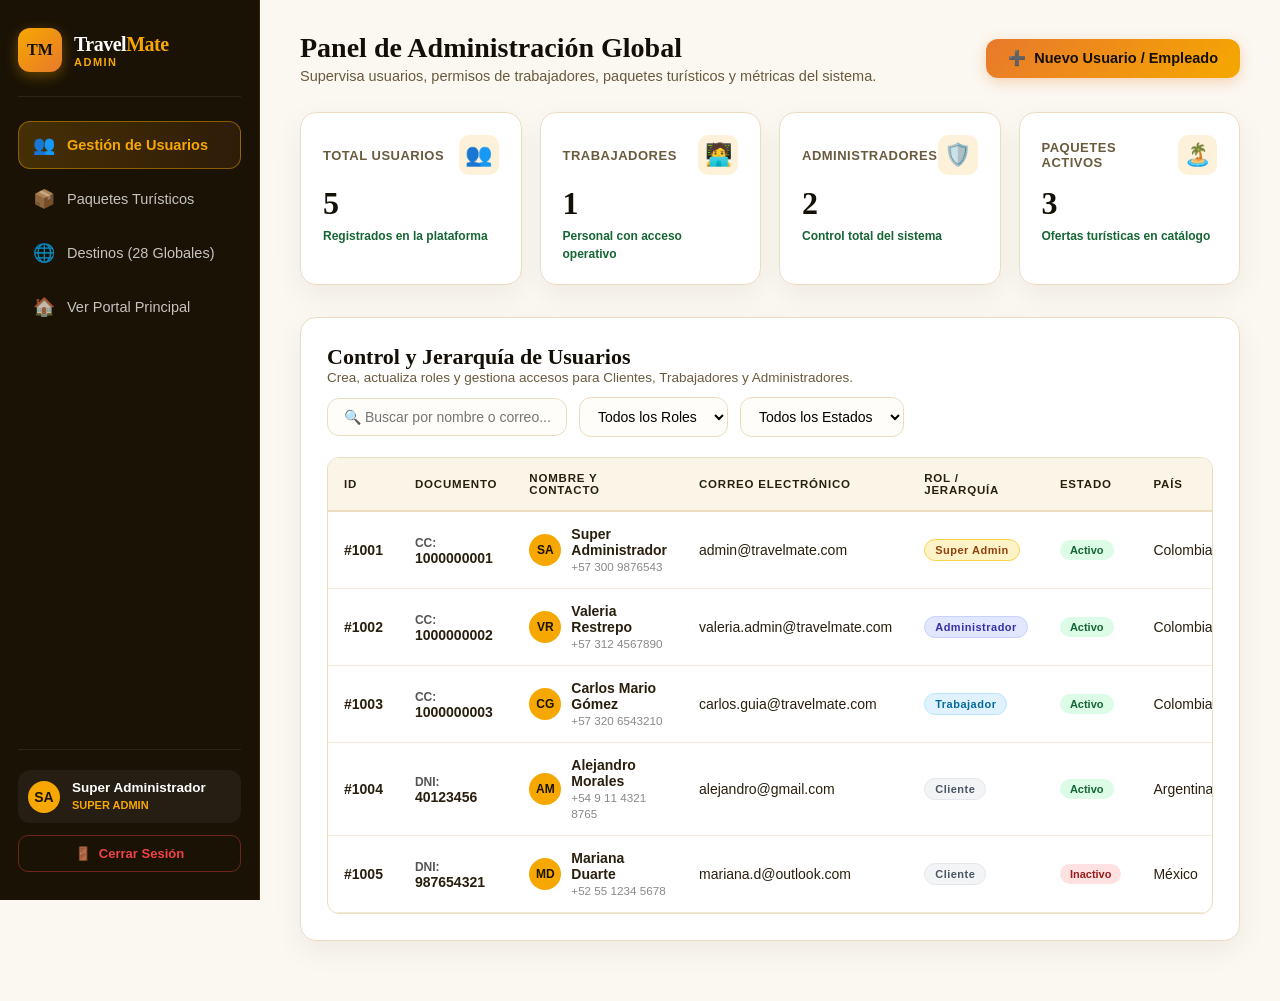
<file: pages/panelAdmin.html>
<!DOCTYPE html>
<html lang="es">
<head>
  <meta charset="UTF-8" />
  <meta name="viewport" content="width=device-width, initial-scale=1.0" />
  <title>TravelMate — Panel de Control y Administración</title>

  <!-- Estilos propios y exclusivos del panel administrativo alineados a TravelMate -->
  <link rel="stylesheet" href="../css/admin.css" />
</head>
<body>

  <div class="admin-layout">

    <!-- ===== SIDEBAR LATERAL ===== -->
    <aside class="admin-sidebar">
      <div>
        <!-- Marca / Logo -->
        <a href="../index.html" class="admin-brand">
          <div class="admin-brand-icon" style="font-size:16px; font-weight:800; font-family:Georgia,serif;">TM</div>
          <div class="admin-brand-info">
            <h1>Travel<span>Mate</span></h1>
            <p>Admin</p>
          </div>
        </a>

        <!-- Menú de Navegación por Módulos -->
        <nav class="admin-menu">
          <a class="admin-menu-item active" onclick="cambiarSeccion('secUsuarios', this)">
            <span class="admin-menu-icon">👥</span>
            <span>Gestión de Usuarios</span>
          </a>
          <a class="admin-menu-item" onclick="cambiarSeccion('secPaquetes', this)">
            <span class="admin-menu-icon">📦</span>
            <span>Paquetes Turísticos</span>
          </a>
          <a class="admin-menu-item" onclick="cambiarSeccion('secDestinos', this)">
            <span class="admin-menu-icon">🌐</span>
            <span>Destinos (28 Globales)</span>
          </a>
          <a class="admin-menu-item" href="../index.html">
            <span class="admin-menu-icon">🏠</span>
            <span>Ver Portal Principal</span>
          </a>
        </nav>
      </div>

      <!-- Footer del Sidebar con Sesión Activa -->
      <div class="admin-sidebar-footer">
        <div class="admin-user-pill">
          <span class="admin-user-avatar" id="adminSesionAvatar" style="width:32px; height:32px; border-radius:50%; background:#f6a800; color:#1a1205; display:inline-flex; align-items:center; justify-content:center; font-size:14px; font-weight:bold;">SA</span>
          <div class="admin-user-detalles">
            <strong id="adminSesionNombre">Super Administrador</strong>
            <small id="adminSesionRol">Super Admin</small>
          </div>
        </div>
        <button class="btn-salir" onclick="cerrarSesionAdmin()">
          <span>🚪</span>
          <span>Cerrar Sesión</span>
        </button>
      </div>
    </aside>

    <!-- ===== ÁREA PRINCIPAL ===== -->
    <main class="admin-content">

      <!-- Topbar Superior -->
      <header class="admin-topbar">
        <div class="admin-topbar-titulo">
          <h2>Panel de Administración Global</h2>
          <p>Supervisa usuarios, permisos de trabajadores, paquetes turísticos y métricas del sistema.</p>
        </div>
        <div class="admin-topbar-acciones">
          <button class="btn-principal" onclick="abrirModalNuevoUsuario()">
            <span>➕</span>
            <span>Nuevo Usuario / Empleado</span>
          </button>
        </div>
      </header>

      <!-- Tarjetas de Métricas Dinámicas (KPIs) -->
      <section class="admin-stats">
        <article class="stat-card">
          <div class="stat-header">
            <span class="stat-label">Total Usuarios</span>
            <div class="stat-icon">👥</div>
          </div>
          <strong class="stat-number" id="kpiTotalUsuarios">0</strong>
          <span class="stat-sub">Registrados en la plataforma</span>
        </article>

        <article class="stat-card">
          <div class="stat-header">
            <span class="stat-label">Trabajadores</span>
            <div class="stat-icon">🧑‍💻</div>
          </div>
          <strong class="stat-number" id="kpiTrabajadores">0</strong>
          <span class="stat-sub">Personal con acceso operativo</span>
        </article>

        <article class="stat-card">
          <div class="stat-header">
            <span class="stat-label">Administradores</span>
            <div class="stat-icon">🛡️</div>
          </div>
          <strong class="stat-number" id="kpiAdmins">0</strong>
          <span class="stat-sub">Control total del sistema</span>
        </article>

        <article class="stat-card">
          <div class="stat-header">
            <span class="stat-label">Paquetes Activos</span>
            <div class="stat-icon">🏝️</div>
          </div>
          <strong class="stat-number" id="kpiTotalPaquetes">0</strong>
          <span class="stat-sub">Ofertas turísticas en catálogo</span>
        </article>
      </section>

      <!-- ===== SECCIÓN 1: GESTIÓN DE USUARIOS ===== -->
      <section class="admin-section active" id="secUsuarios">
        <div class="admin-card">
          <div class="admin-card-header">
            <div>
              <h3>Control y Jerarquía de Usuarios</h3>
              <p>Crea, actualiza roles y gestiona accesos para Clientes, Trabajadores y Administradores.</p>
            </div>
            <div class="admin-filtro-bar">
              <input type="text" id="buscarUsuarioInput" class="admin-search-input" placeholder="🔍 Buscar por nombre o correo..." />
              <select id="filtroRolUsuario" class="admin-select">
                <option value="">Todos los Roles</option>
                <option value="Super Admin">Super Admin</option>
                <option value="Administrador">Administrador</option>
                <option value="Trabajador">Trabajador</option>
                <option value="Cliente">Cliente</option>
              </select>
              <select id="filtroEstadoUsuario" class="admin-select">
                <option value="">Todos los Estados</option>
                <option value="Activo">Activo</option>
                <option value="Inactivo">Inactivo</option>
                <option value="Suspendido">Suspendido</option>
              </select>
            </div>
          </div>

          <!-- Tabla de Usuarios -->
          <div class="admin-table-wrap">
            <table class="admin-table">
              <thead>
                <tr>
                  <th>ID</th>
                  <th>Documento</th>
                  <th>Nombre y Contacto</th>
                  <th>Correo Electrónico</th>
                  <th>Rol / Jerarquía</th>
                  <th>Estado</th>
                  <th>País</th>
                  <th>Acciones</th>
                </tr>
              </thead>
              <tbody id="lista_usuarios">
                <!-- Se llena dinámicamente con panel.js -->
              </tbody>
            </table>
          </div>
        </div>
      </section>

      <!-- ===== SECCIÓN 2: PAQUETES TURÍSTICOS ===== -->
      <section class="admin-section" id="secPaquetes">
        <div class="admin-card">
          <div class="admin-card-header">
            <div>
              <h3>Catálogo de Paquetes Turísticos</h3>
              <p>Configuración de fechas, tarifas estimadas en COP, descripción y hoteles aliados.</p>
            </div>
            <div class="admin-filtro-bar">
              <input type="text" id="buscarPaqueteInput" class="admin-search-input" placeholder="🔍 Buscar paquete..." />
              <button class="btn-principal" onclick="abrirModalNuevoPaquete()">
                <span>➕</span>
                <span>Crear Paquete</span>
              </button>
            </div>
          </div>

          <!-- Tabla de Paquetes -->
          <div class="admin-table-wrap">
            <table class="admin-table">
              <thead>
                <tr>
                  <th>Código</th>
                  <th>Paquete y Descripción</th>
                  <th>Precio Estimado</th>
                  <th>Temporada / Fechas</th>
                  <th>Estado</th>
                  <th>Acciones</th>
                </tr>
              </thead>
              <tbody id="lista_paquetes">
                <!-- Se llena dinámicamente con panel.js -->
              </tbody>
            </table>
          </div>
        </div>
      </section>

      <!-- ===== SECCIÓN 3: DESTINOS GLOBALES ===== -->
      <section class="admin-section" id="secDestinos">
        <div class="admin-card">
          <div class="admin-card-header">
            <div>
              <h3>Destinos Mundiales Conectados (28 Destinos)</h3>
              <p>Mapeados en los 5 continentes sincronizados con el catálogo general de TravelMate.</p>
            </div>
            <a href="catalogos.html" class="btn-secundario">Ir al Catálogo Público 🌐</a>
          </div>

          <div style="display:grid; grid-template-columns: repeat(auto-fit, minmax(260px, 1fr)); gap:16px;">
            <div style="background:#fffcf5; border:1px solid #ecdcc0; padding:18px; border-radius:14px;">
              <span style="font-size:24px;">🌎</span>
              <h4 style="margin:8px 0 4px; font-family:Georgia,serif;">América</h4>
              <p style="font-size:13px; color:#6a5a3e;">Cartagena, Machu Picchu, Cancún, Río de Janeiro, San Andrés, Nueva York, etc.</p>
            </div>
            <div style="background:#fffcf5; border:1px solid #ecdcc0; padding:18px; border-radius:14px;">
              <span style="font-size:24px;">🏰</span>
              <h4 style="margin:8px 0 4px; font-family:Georgia,serif;">Europa</h4>
              <p style="font-size:13px; color:#6a5a3e;">París, Madrid, Roma, Barcelona, Londres, Ámsterdam, Berlín.</p>
            </div>
            <div style="background:#fffcf5; border:1px solid #ecdcc0; padding:18px; border-radius:14px;">
              <span style="font-size:24px;">⛩️</span>
              <h4 style="margin:8px 0 4px; font-family:Georgia,serif;">Asia & Oceanía</h4>
              <p style="font-size:13px; color:#6a5a3e;">Tokio & Kioto, Bali, Dubái, Sídney & Gran Barrera.</p>
            </div>
            <div style="background:#fffcf5; border:1px solid #ecdcc0; padding:18px; border-radius:14px;">
              <span style="font-size:24px;">🦁</span>
              <h4 style="margin:8px 0 4px; font-family:Georgia,serif;">África</h4>
              <p style="font-size:13px; color:#6a5a3e;">El Cairo & Pirámides, Marrakech, Ciudad del Cabo & Safari.</p>
            </div>
          </div>
        </div>
      </section>

    </main>
  </div>

  <!-- ===== MODAL FLOTANTE: USUARIO (CREAR / EDITAR) ===== -->
  <div class="admin-modal-overlay" id="modalUsuarioOverlay">
    <div class="admin-modal">
      <div class="admin-modal-header">
        <h3 id="modalUsuarioTitulo">Gestión de Usuario</h3>
        <button class="btn-cerrar-modal" onclick="cerrarModalUsuario()">✕</button>
      </div>

      <form id="formUsuarioAdmin" onsubmit="guardarUsuarioAdmin(event)">
        <input type="hidden" id="u_id_edit" />

        <div class="form-grid-2">
          <div class="admin-field">
            <label>Nombres *</label>
            <input type="text" id="u_nombres" placeholder="Ej: Santiago" required />
          </div>
          <div class="admin-field">
            <label>Apellidos *</label>
            <input type="text" id="u_apellidos" placeholder="Ej: Pérez Gómez" required />
          </div>
        </div>

        <div class="form-grid-2">
          <div class="admin-field">
            <label>Tipo Documento *</label>
            <select id="u_tipo_doc">
              <option value="CC" selected>C.C. (Cédula de Ciudadanía)</option>
              <option value="CE">C.E. (Cédula de Extranjería)</option>
              <option value="PASAPORTE">Pasaporte</option>
              <option value="DNI">DNI</option>
            </select>
          </div>
          <div class="admin-field">
            <label>Número de Documento *</label>
            <input type="text" id="u_num_doc" placeholder="Ej: 1020304050" required />
          </div>
        </div>

        <div class="form-grid-2">
          <div class="admin-field">
            <label>Correo Electrónico *</label>
            <input type="email" id="u_email" placeholder="correo@travelmate.com" required />
          </div>
          <div class="admin-field">
            <label>Teléfono Principal *</label>
            <input type="text" id="u_telefono" placeholder="+57 300 1234567" required />
          </div>
        </div>

        <div class="form-grid-2">
          <div class="admin-field">
            <label>Teléfono Emergencia *</label>
            <input type="text" id="u_tel_emergencia" placeholder="+57 311 9876543" required />
          </div>
          <div class="admin-field">
            <label>Contacto de Emergencia *</label>
            <input type="text" id="u_contacto_emergencia" placeholder="Familiar o allegado" required />
          </div>
        </div>

        <div class="form-grid-2">
          <div class="admin-field">
            <label>País Residencia *</label>
            <select id="u_pais">
              <option value="Colombia">🇨🇴 Colombia</option>
              <option value="México">🇲🇽 México</option>
              <option value="Argentina">🇦🇷 Argentina</option>
              <option value="España">🇪🇸 España</option>
              <option value="Estados Unidos">🇺🇸 Estados Unidos</option>
              <option value="Otro">🌍 Otro país</option>
            </select>
          </div>
          <div class="admin-field">
            <label>Ciudad Residencia</label>
            <input type="text" id="u_ciudad" placeholder="Ej: Medellín" />
          </div>
        </div>

        <div class="admin-field">
          <label>Dirección de Residencia</label>
          <input type="text" id="u_direccion" placeholder="Ej: Calle 50 # 40-20 Apto 301" />
        </div>

        <div class="form-grid-2">
          <div class="admin-field">
            <label>Fecha de Nacimiento</label>
            <input type="date" id="u_fecha_nac" />
          </div>
          <div class="admin-field">
            <label>Género</label>
            <select id="u_genero">
              <option value="Masculino">Masculino</option>
              <option value="Femenino">Femenino</option>
              <option value="Otro">Otro</option>
            </select>
          </div>
        </div>

        <div class="admin-field">
          <label>Estilo de Viaje Preferido</label>
          <select id="u_estilo">
            <option value="Playa & Relax">🏖️ Playa & Relax Tropical</option>
            <option value="Cultura & Museos">🏛️ Cultura, Museos e Historia</option>
            <option value="Aventura & Montaña">🏔️ Aventura, Senderismo y Naturaleza</option>
            <option value="Gastronomía & Vinos">🍽️ Gastronomía y Experiencias Culinarias</option>
            <option value="Romance & Lujo">🍷 Escapadas Románticas y Lujo</option>
          </select>
        </div>

        <div class="form-grid-2">
          <div class="admin-field">
            <label>Rol / Nivel de Acceso *</label>
            <select id="u_rol">
              <option value="Cliente">Cliente (Usuario normal)</option>
              <option value="Trabajador">Trabajador / Empleado (Gestión turística)</option>
              <option value="Administrador">Administrador (Control de área)</option>
              <option value="Super Admin">Super Admin (Control Maestro)</option>
            </select>
          </div>
          <div class="admin-field">
            <label>Estado de Cuenta *</label>
            <select id="u_estado">
              <option value="Activo">Activo (Habilitado)</option>
              <option value="Inactivo">Inactivo (En pausa)</option>
              <option value="Suspendido">Suspendido</option>
            </select>
          </div>
        </div>

        <div class="admin-field">
          <label>Contraseña Provisional</label>
          <input type="password" id="u_pass" placeholder="Dejar en blanco para conservar contraseña actual" />
        </div>

        <div class="admin-modal-footer">
          <button type="button" class="btn-secundario" onclick="cerrarModalUsuario()">Cancelar</button>
          <button type="submit" class="btn-principal">Guardar Usuario 💾</button>
        </div>
      </form>
    </div>
  </div>

  <!-- ===== MODAL FLOTANTE: PAQUETE (CREAR / EDITAR) ===== -->
  <div class="admin-modal-overlay" id="modalPaqueteOverlay">
    <div class="admin-modal">
      <div class="admin-modal-header">
        <h3 id="modalPaqueteTitulo">Gestión de Paquete Turístico</h3>
        <button class="btn-cerrar-modal" onclick="cerrarModalPaquete()">✕</button>
      </div>

      <form id="formPaqueteAdmin" onsubmit="guardarPaqueteAdmin(event)">
        <input type="hidden" id="p_id_edit" />

        <div class="form-grid-2">
          <div class="admin-field">
            <label>Nombre del Destino / Paquete *</label>
            <input type="text" id="p_nombre" placeholder="Ej: Cartagena de Indias" required />
          </div>
          <div class="admin-field">
            <label>Código IATA Ciudad *</label>
            <input type="text" id="p_iata" placeholder="Ej: CTG, PAR, TYO" maxlength="3" style="text-transform:uppercase;" required />
          </div>
        </div>

        <div class="form-grid-2">
          <div class="admin-field">
            <label>País *</label>
            <input type="text" id="p_pais" placeholder="Ej: Colombia" required />
          </div>
          <div class="admin-field">
            <label>Continente *</label>
            <select id="p_continente">
              <option value="América del Sur">América del Sur</option>
              <option value="América del Norte">América del Norte</option>
              <option value="Europa">Europa</option>
              <option value="Asia">Asia</option>
              <option value="África">África</option>
              <option value="Oceanía">Oceanía</option>
            </select>
          </div>
        </div>

        <div class="admin-field">
          <label>Descripción / Itinerario Resumido</label>
          <textarea id="p_descripcion" rows="3" placeholder="Detalles de la experiencia turística..."></textarea>
        </div>

        <div class="form-grid-2">
          <div class="admin-field">
            <label>Precio Base COP (`precio_base_cop`) *</label>
            <input type="number" id="p_precio" placeholder="2450000" required />
          </div>
          <div class="admin-field">
            <label>Duración Promedio (Días)</label>
            <input type="number" id="p_duracion" placeholder="5" value="5" min="1" max="30" />
          </div>
        </div>

        <div class="form-grid-2">
          <div class="admin-field">
            <label>Mejor Época de Viaje</label>
            <input type="text" id="p_temporada" placeholder="Ej: Diciembre a Abril" />
          </div>
          <div class="admin-field">
            <label>Idioma Oficial</label>
            <input type="text" id="p_idioma" placeholder="Ej: Español / Francés" />
          </div>
        </div>

        <div class="form-grid-2">
          <div class="admin-field">
            <label>Moneda Local</label>
            <input type="text" id="p_moneda" placeholder="Ej: COP / EUR / USD" />
          </div>
          <div class="admin-field">
            <label>Hoteles Ofertados</label>
            <input type="text" id="p_hoteles" placeholder="Ej: Hilton / Marriott" />
          </div>
        </div>

        <div class="form-grid-2">
          <div class="admin-field">
            <label>Fecha Estimada de Salida</label>
            <input type="date" id="p_salida" />
          </div>
          <div class="admin-field">
            <label>Fecha Estimada de Llegada</label>
            <input type="date" id="p_llegada" />
          </div>
        </div>

        <div class="admin-field">
          <label>Estado del Paquete</label>
          <select id="p_estado">
            <option value="Activo">Activo (Visible)</option>
            <option value="Inactivo">Inactivo (Oculto)</option>
          </select>
        </div>

        <div class="admin-modal-footer">
          <button type="button" class="btn-secundario" onclick="cerrarModalPaquete()">Cancelar</button>
          <button type="submit" class="btn-principal">Guardar Paquete ✈️</button>
        </div>
      </form>
    </div>
  </div>

  <!-- ===== MODAL FLOTANTE: CONFIRMACIÓN DE ACCIÓN (Reemplaza confirm() del navegador) ===== -->
  <div class="admin-modal-overlay" id="modalConfirmarAdmin">
    <div class="admin-modal" style="max-width: 440px; text-align: center; padding: 26px;">
      <div style="font-size: 42px; margin-bottom: 12px;">⚠️</div>
      <h3 id="modalConfirmarTitulo" style="font-family: Georgia, serif; font-size: 20px; color: var(--admin-oscuro); margin-bottom: 8px;">¿Confirmar acción?</h3>
      <p id="modalConfirmarMensaje" style="font-size: 14px; color: var(--admin-gris); margin-bottom: 22px; line-height: 1.5;">Esta acción modificará la base de datos local.</p>
      <div class="admin-modal-footer" style="justify-content: center; gap: 12px; margin-top: 0; padding-top: 0; border-top: none;">
        <button type="button" class="btn-secundario" id="btnCancelarConfirmarAdmin" onclick="cerrarModalConfirmarAdmin()">Cancelar</button>
        <button type="button" class="btn-principal" id="btnAceptarConfirmarAdmin" style="background: #dc2626; color: #fff;">Confirmar</button>
      </div>
    </div>
  </div>

  <!-- Lógica dinámica del panel de administración -->
  <script src="../js/panel.js"></script>
</body>
</html>
</file>
<file: css/style.css>
/* ===== ESTILOS GENERALES ===== */

* {
    margin: 0;
    padding: 0;
    box-sizing: border-box;
    font-family: Arial, Helvetica, sans-serif;
}

body {
    color: rgb(6, 6, 6);
    /* background: radial-gradient(circle, #f0cc83, #f2c04d, #fadf95); */
    background-color: white;
}

/* ===== ENCABEZADO ===== */
.encabezado {
    position: relative;
    width: 100%;
    background: #1a1a1a; /* Fondo negro idéntico al footer */
    box-shadow: 0 4px 20px rgba(0, 0, 0, 0.25);
}

/* Clase especial: el header flota sobre el hero oscuro */
.encabezado--hero {
    position: absolute;
    top: 0;
    left: 0;
    width: 100%;
    z-index: 100;
    background: transparent;
    box-shadow: none;
}

.contenedor-navegacion {
    display: flex;
    justify-content: space-between;
    align-items: center;
    padding: 20px 60px;
}

.logo,
.logo a {
    font-family: Georgia, 'Times New Roman', serif !important;
    font-style: italic !important;
    font-weight: bold !important;
    font-size: 30px;
    color: #ffffff !important;
    text-decoration: none !important;
    display: inline-block;
}

.flecha {
    display: inline-block;
    width: 7px;
    height: 7px;
    border-right: 2px solid currentColor;
    border-bottom: 2px solid currentColor;
    transform: rotate(45deg);
    margin-left: 8px;
    margin-bottom: 3px;
}

nav {
    padding: 18px 30px;
    display: flex;
    align-items: center;
    gap: 28px;
    position: relative;
    z-index: 10;
}

.nav-item {
    position: relative;
}

.nav-link {
    color: #f5f5f3;
    font-size: 17px;
    cursor: pointer;
    padding: 6px 2px;
    display: inline-block;
    transition: color 0.15s ease;
}

.nav-link:hover {
    color: #f9bc03;
}

/* Dropdown */
.dropdown {
    display: none;
    position: absolute;
    top: 100%;
    left: 0;
    margin-top: 10px;
    background: #fffdf7;
    min-width: 210px;
    border-radius: 6px;
    box-shadow: 0 10px 25px rgba(0, 0, 0, 0.25);
    border: 1px solid #e3d3a8;
    overflow: hidden;
    opacity: 0;
    transform: translateY(-8px);
    transition: opacity 0.18s ease, transform 0.18s ease;
}

.nav-item:hover .dropdown {
    display: block;
    opacity: 1;
    transform: translateY(0);
}

/* Puente invisible para que el hover no se corte */
.nav-item::after {
    content: "";
    position: absolute;
    top: 100%;
    left: 0;
    width: 100%;
    height: 10px;
}

.dropdown a {
    display: block;
    padding: 11px 18px;
    color: #4a3b1e;
    text-decoration: none;
    font-size: 14.5px;
    font-family: Arial, sans-serif;
    border-bottom: 1px solid #f0e6cc;
    transition: background 0.12s ease, padding-left 0.12s ease;
}

.dropdown a:last-child {
    border-bottom: none;
}

.dropdown a:hover {
    background: #f6e9c6;
    padding-left: 24px;
    color: #7a5a12;
}

/* ===== BOTON NAV ===== */
.boton-principal {
    background: linear-gradient(45deg, #f1d56f, #f7c101);
    border: none;
    padding: 10px 20px;
    border-radius: 8px;
    cursor: pointer;
    font-weight: bold;
    transition: transform 0.2s, box-shadow 0.2s;
}

.boton-principal:hover {
    transform: translateY(-2px);
    box-shadow: 0 4px 15px rgba(246, 168, 0, 0.4);
}

.boton-principal a {
    color: #1a1a1a;
    text-decoration: none;
    font-size: 15px;
}

/* ===== PERFIL DE USUARIO LOGUEADO EN EL NAV ===== */
.nav-usuario-sesion {
    position: relative;
    display: inline-block;
}

/* Puente invisible para que el cursor no pierda el hover al moverse al menú */
.nav-usuario-sesion::after {
    content: "";
    position: absolute;
    top: 100%;
    right: 0;
    width: 100%;
    min-width: 240px;
    height: 16px;
    z-index: 1000;
}

.usuario-pill {
    display: flex;
    align-items: center;
    gap: 8px;
    background: rgba(255, 255, 255, 0.12);
    border: 1px solid rgba(246, 168, 0, 0.6);
    padding: 6px 16px;
    border-radius: 30px;
    cursor: pointer;
    transition: all 0.25s ease;
    backdrop-filter: blur(8px);
}

.usuario-pill:hover {
    background: rgba(246, 168, 0, 0.25);
    border-color: #f6a800;
    transform: translateY(-1px);
}

.usuario-avatar {
    width: 26px;
    height: 26px;
    border-radius: 50%;
    background: #f6a800;
    color: #1a1205;
    display: inline-flex;
    align-items: center;
    justify-content: center;
    font-size: 13px;
    font-weight: bold;
    text-transform: uppercase;
}

.usuario-nombre {
    color: #ffffff;
    font-size: 14.5px;
    font-weight: 600;
    letter-spacing: 0.3px;
}

.nav-usuario-sesion:hover .dropdown-usuario,
.nav-usuario-sesion.abierto .dropdown-usuario {
    display: block !important;
    opacity: 1 !important;
    transform: translateY(0) !important;
    pointer-events: auto !important;
}

.dropdown-usuario {
    right: 0;
    left: auto;
    min-width: 240px;
    margin-top: 6px !important;
    z-index: 9999 !important;
}

.dropdown-usuario a {
    display: block;
    padding: 12px 18px;
    color: #4a3b1e;
    text-decoration: none;
    font-size: 14px;
    font-weight: 500;
    transition: all 0.15s ease;
}

.dropdown-usuario a:hover {
    background: #fdf2d9;
    color: #b45309;
    padding-left: 22px;
}

.dropdown-header {
    padding: 14px 18px;
    border-bottom: 1px solid #f0e6cc;
    background: #fff9ec;
}

.dropdown-header strong {
    display: block;
    font-size: 14.5px;
    color: #1a1205;
}

.dropdown-header small {
    display: block;
    font-size: 12px;
    color: #887858;
    margin-top: 3px;
    word-break: break-all;
}



/* =======================================================
   HERO CARRUSEL 3D
   ======================================================= */

.hero-carrusel {
    position: relative;
    width: 100%;
    min-height: 100vh;
    overflow: hidden;
    background: #080808;
    display: flex;
    flex-direction: column;
    align-items: center;
    justify-content: flex-start;
    gap: 15px;
    /* Espacio amplio para que el encabezado y menús desplegables no tapen el carrusel */
    padding-top: 145px;
    padding-bottom: 60px;
}

/* --- Fondos con crossfade --- */
.hero-fondo {
    position: absolute;
    inset: 0;
    background-size: cover;
    background-position: center center;
    filter: blur(22px) brightness(0.32) saturate(1.4);
    transform: scale(1.1); /* compensa el blur en los bordes */
    transition: opacity 1s ease;
    will-change: opacity;
}

.hero-fondo.visible { opacity: 1; }
.hero-fondo.oculto  { opacity: 0; }

/* Capa oscura con viñeta para profundidad */
.hero-capa-oscura {
    position: absolute;
    inset: 0;
    background: radial-gradient(
        ellipse at 50% 45%,
        rgba(0, 0, 0, 0.10) 0%,
        rgba(0, 0, 0, 0.60) 100%
    );
    z-index: 1;
}

/* --- Escena 3D --- */
.carrusel-escena {
    position: relative;
    z-index: 2;
    width: 100%;
    perspective: 1300px;
    flex-shrink: 0;
    margin-top: 15px;
}

.carrusel-pista {
    position: relative;
    width: 100%;
    height: 400px;
}

/* --- Tarjetas --- */
.carr-tarjeta {
    position: absolute;
    top: 0;
    left: 50%;
    width: 248px;
    height: 400px;
    margin-left: -124px; /* centrar: mitad del ancho */
    border-radius: 16px;
    overflow: hidden;
    cursor: pointer;
    transform-origin: center center;
    transition:
        transform 0.65s cubic-bezier(0.4, 0, 0.2, 1),
        opacity   0.65s cubic-bezier(0.4, 0, 0.2, 1),
        box-shadow 0.5s ease;
    will-change: transform, opacity;
    user-select: none;
}

.carr-tarjeta img {
    width: 100%;
    height: 100%;
    object-fit: cover;
    display: block;
    pointer-events: none;
    transition: transform 0.5s ease;
}

/* Gradiente oscuro en la parte baja de cada tarjeta */
.carr-tarjeta::after {
    content: '';
    position: absolute;
    inset: 0;
    background: linear-gradient(
        to top,
        rgba(0, 0, 0, 0.55) 0%,
        transparent 55%
    );
    border-radius: 16px;
    pointer-events: none;
}

/* Zoom sutil en hover de la tarjeta central */
.pos-center:hover img {
    transform: scale(1.04);
}

/* ======= POSICIONES DE CADA TARJETA ======= */
/* Nota: translateX usa % del ancho del elemento (248px) */

.pos-center {
    transform: translateX(0) scale(1) rotateY(0deg);
    opacity: 1;
    z-index: 5;
    box-shadow: 0 28px 65px rgba(0, 0, 0, 0.65),
                0 0 0 1px rgba(255, 255, 255, 0.08);
}

.pos-left {
    transform: translateX(-112%) scale(0.78) rotateY(16deg);
    opacity: 0.82;
    z-index: 3;
    box-shadow: 0 14px 35px rgba(0, 0, 0, 0.45);
}

.pos-right {
    transform: translateX(112%) scale(0.78) rotateY(-16deg);
    opacity: 0.82;
    z-index: 3;
    box-shadow: 0 14px 35px rgba(0, 0, 0, 0.45);
}

.pos-far-left {
    transform: translateX(-202%) scale(0.57) rotateY(28deg);
    opacity: 0.42;
    z-index: 1;
    box-shadow: none;
}

.pos-far-right {
    transform: translateX(202%) scale(0.57) rotateY(-28deg);
    opacity: 0.42;
    z-index: 1;
    box-shadow: none;
}

.pos-hidden-left {
    transform: translateX(-275%) scale(0.38) rotateY(42deg);
    opacity: 0;
    z-index: 0;
    pointer-events: none;
}

.pos-hidden-right {
    transform: translateX(275%) scale(0.38) rotateY(-42deg);
    opacity: 0;
    z-index: 0;
    pointer-events: none;
}

/* --- Info del destino --- */
.carrusel-info {
    position: relative;
    z-index: 10;
    text-align: center;
    color: white;
    flex-shrink: 0;
    transition: opacity 0.25s ease, transform 0.25s ease;
}

.carrusel-info.cambiando {
    opacity: 0;
    transform: translateY(10px);
}

.dest-tag {
    display: inline-block;
    background: rgba(232, 121, 44, 0.88);
    color: white;
    font-size: 11px;
    letter-spacing: 2.5px;
    text-transform: uppercase;
    padding: 4px 14px;
    border-radius: 20px;
    margin-bottom: 10px;
    font-family: 'Courier New', monospace;
}

.dest-nombre {
    font-family: Georgia, 'Times New Roman', serif;
    font-size: clamp(28px, 4.5vw, 50px);
    font-weight: bold;
    font-style: italic;
    color: #ffffff;
    text-shadow: 0 2px 20px rgba(0, 0, 0, 0.5);
    margin: 0 0 4px;
    line-height: 1.1;
}

.dest-pais {
    font-family: Georgia, serif;
    font-size: clamp(17px, 2.5vw, 26px);
    font-style: italic;
    color: #f1d56f;
    margin: 0 0 8px;
}

.dest-desc {
    color: rgba(255, 255, 255, 0.78);
    font-size: 15px;
    letter-spacing: 0.3px;
    margin-bottom: 0;
}

.boton-explorar {
    display: inline-flex;
    align-items: center;
    gap: 8px;
    margin-top: 18px;
    padding: 11px 26px;
    background: linear-gradient(45deg, #f1d56f, #f6a800);
    color: #1a1a1a;
    text-decoration: none;
    border-radius: 30px;
    font-weight: bold;
    font-size: 14.5px;
    transition: transform 0.2s ease, box-shadow 0.2s ease;
    box-shadow: 0 4px 20px rgba(246, 168, 0, 0.4);
}

.boton-explorar:hover {
    transform: translateY(-2px);
    box-shadow: 0 8px 30px rgba(246, 168, 0, 0.6);
}

/* --- Botones Prev/Next --- */
.carr-btn {
    position: absolute;
    top: 50%;
    transform: translateY(-50%);
    z-index: 20;
    background: rgba(255, 255, 255, 0.10);
    border: 1px solid rgba(255, 255, 255, 0.22);
    color: white;
    width: 52px;
    height: 52px;
    border-radius: 50%;
    font-size: 34px;
    cursor: pointer;
    backdrop-filter: blur(8px);
    display: flex;
    align-items: center;
    justify-content: center;
    transition: background 0.2s, border-color 0.2s, transform 0.2s;
    padding-bottom: 2px;
    line-height: 1;
}

.carr-btn:hover {
    background: rgba(246, 168, 0, 0.28);
    border-color: rgba(246, 168, 0, 0.6);
    transform: translateY(-50%) scale(1.08);
}

.carr-prev { left: 36px; }
.carr-next { right: 36px; }

/* --- Puntos indicadores --- */
.carrusel-puntos {
    position: absolute;
    bottom: 28px;
    left: 50%;
    transform: translateX(-50%);
    z-index: 20;
    display: flex;
    gap: 10px;
    align-items: center;
}

.carr-punto {
    width: 8px;
    height: 8px;
    border-radius: 50%;
    background: rgba(255, 255, 255, 0.33);
    cursor: pointer;
    transition: all 0.32s ease;
    border: none;
    padding: 0;
    flex-shrink: 0;
}

.carr-punto.activo {
    background: #f6a800;
    width: 26px;
    border-radius: 4px;
}

/* --- Scroll indicator --- */
.scroll-abajo {
    position: absolute;
    bottom: 26px;
    right: 52px;
    z-index: 20;
    display: flex;
    flex-direction: column;
    align-items: center;
}

.scroll-linea {
    width: 1px;
    height: 34px;
    background: linear-gradient(to bottom, rgba(255, 255, 255, 0.5), transparent);
    animation: scrollPulse 2s ease-in-out infinite;
}

@keyframes scrollPulse {
    0%, 100% { opacity: 0.4; transform: scaleY(1); }
    50%       { opacity: 0.9; transform: scaleY(1.15); }
}

/* Animacion de entrada del panel de info */
@keyframes heroInfoEntrada {
    from { opacity: 0; transform: translateY(18px); }
    to   { opacity: 1; transform: translateY(0); }
}

.carrusel-info {
    animation: heroInfoEntrada 0.9s ease 0.6s both;
}

/* ======= RESPONSIVE ======= */
@media (max-width: 900px) {
    .carr-tarjeta  { width: 210px; height: 340px; margin-left: -105px; }
    .carrusel-pista { height: 340px; }

    .pos-left      { transform: translateX(-108%) scale(0.76) rotateY(14deg); }
    .pos-right     { transform: translateX(108%)  scale(0.76) rotateY(-14deg); }
    .pos-far-left  { transform: translateX(-195%) scale(0.54) rotateY(24deg); opacity: 0.3; }
    .pos-far-right { transform: translateX(195%)  scale(0.54) rotateY(-24deg); opacity: 0.3; }
}

@media (max-width: 600px) {
    .carr-tarjeta  { width: 190px; height: 305px; margin-left: -95px; }
    .carrusel-pista { height: 305px; }

    .pos-far-left  { opacity: 0.2; }
    .pos-far-right { opacity: 0.2; }

    .carr-prev { left: 10px; }
    .carr-next { right: 10px; }
    .scroll-abajo { display: none; }
}

/* =======================================================
   CUERPO DE PAGINA
   ======================================================= */

/* ================================================================
   TRAVELMATE -- Secciones de la Pagina Principal
   Adicion a style.css: Secciones 2 al 6
   ================================================================ */


/* ================================================================
   UTILIDADES COMPARTIDAS
   Estilos que se reusan en varias secciones
   ================================================================ */

/*
   .seccion-contenedor: centra el contenido y le pone un ancho maximo.
   max-width: 1200px evita que el texto se vea muy ancho en monitores grandes.
   margin: 0 auto -> centra el contenedor horizontalmente.
   padding: espacio interno para que el contenido no toque los bordes.
*/
.seccion-contenedor {
    max-width: 1200px;
    margin: 0 auto;
    padding: 0 40px;
}

/*
   .seccion-encabezado: el bloque de titulo de cada seccion.
   Cuando tiene la clase .centrado, todo el texto queda centrado.
*/
.seccion-encabezado {
    margin-bottom: 50px;
}

.seccion-encabezado.centrado {
    text-align: center;
}

/*
   .seccion-etiqueta: el texto pequeno encima del titulo.
   Ejemplo: "El proceso", "Destinos", "Busqueda tradicional"
   letter-spacing separa las letras para efecto de subtitulo.
*/
.seccion-etiqueta {
    display: inline-block;
    color: #e8792c;
    font-size: 12px;
    font-weight: bold;
    letter-spacing: 3px;
    text-transform: uppercase;
    font-family: 'Courier New', monospace;
    margin-bottom: 14px;
}

/* La misma etiqueta pero en color claro (para fondos oscuros) */
.seccion-etiqueta.claro {
    color: #f6d76f;
}

/*
   .seccion-titulo: el titulo principal de cada seccion.
   clamp() hace que sea responsive sin media queries:
   - Minimo: 26px
   - Ideal: 3.5vw (relativo al ancho de pantalla)
   - Maximo: 42px
*/
.seccion-titulo {
    font-family: Georgia, 'Times New Roman', serif;
    font-size: clamp(26px, 3.5vw, 42px);
    font-weight: bold;
    color: #1a1205;
    line-height: 1.25;
    margin-bottom: 16px;
}

/* Titulo claro para fondos oscuros */
.seccion-titulo.claro {
    color: #ffffff;
}

.seccion-subtitulo {
    font-size: clamp(15px, 1.8vw, 18px);
    color: #6a5a3e;
    line-height: 1.65;
    max-width: 600px;
}

/* Cuando el encabezado es centrado, el subtitulo tambien se centra */
.seccion-encabezado.centrado .seccion-subtitulo {
    margin: 0 auto;
}

.seccion-subtitulo.claro {
    color: rgba(255, 255, 255, 0.80);
}

/* Contenedor del boton al final de cada seccion */
.seccion-cta {
    text-align: center;
    margin-top: 48px;
}

/*
   .boton-cta: el boton principal naranja/dorado.
   Usado en "Comenzar ahora" y "Descubrir mi viaje".
*/
.boton-cta {
    display: inline-block;
    padding: 14px 36px;
    background: linear-gradient(45deg, #f1d56f, #f6a800);
    color: #1a1205;
    text-decoration: none;
    border-radius: 30px;    /* Forma de pastilla */
    font-weight: bold;
    font-size: 16px;
    transition: transform 0.2s ease, box-shadow 0.2s ease;
    box-shadow: 0 4px 20px rgba(246, 168, 0, 0.35);
}

.boton-cta:hover {
    transform: translateY(-3px); /* Sube al hacer hover */
    box-shadow: 0 8px 30px rgba(246, 168, 0, 0.55);
}

/* Version grande del boton (Seccion 6) */
.boton-cta.grande {
    padding: 17px 48px;
    font-size: 18px;
}

/*
   .boton-secundario: boton con solo borde, sin fondo.
   Para acciones secundarias como "Ver todos los destinos".
*/
.boton-secundario {
    display: inline-block;
    padding: 12px 30px;
    border: 2px solid #e8792c;
    color: #e8792c;
    text-decoration: none;
    border-radius: 30px;
    font-weight: bold;
    font-size: 15px;
    transition: background 0.2s ease, color 0.2s ease;
}

.boton-secundario:hover {
    background: #e8792c;
    color: #ffffff;
}


/* ================================================================
   ANIMACIONES AL HACER SCROLL
   Los elementos con clase .animable aparecen cuando el usuario
   llega a ellos al hacer scroll. El JavaScript activa la clase
   .visible usando IntersectionObserver.
   ================================================================ */

/*
   Estado inicial de los elementos animables:
   Estan transparentes y desplazados 30px hacia abajo.
*/
.animable {
    opacity: 0;
    transform: translateY(30px);
    transition: opacity 0.65s ease, transform 0.65s ease;
}

/*
   Cuando el JavaScript agrega la clase .visible,
   el elemento aparece suavemente.
*/
.animable.visible {
    opacity: 1;
    transform: translateY(0);
}


/* ================================================================
   SECCION 2: COMO FUNCIONA
   ================================================================ */

.como-funciona {
    padding: 100px 0;
    background: #fffdf7; /* Blanco cremoso, contrasta con el hero oscuro */
}

/*
   .pasos-grid: los 3 pasos en fila.
   grid-template-columns: define la estructura de columnas.
   auto 40px auto 40px auto:
   - auto: columna flexible (los pasos)
   - 40px: columna fija (la flecha entre pasos)
*/
.pasos-grid {
    display: grid;
    grid-template-columns: 1fr 40px 1fr 40px 1fr;
    align-items: center;
    gap: 20px;
    margin-bottom: 20px;
}

/*
   .paso: cada tarjeta de paso.
   text-align: center centra todo el contenido del paso.
   padding: espacio interno de la tarjeta.
*/
.paso {
    text-align: center;
    padding: 36px 28px;
    background: #fff;
    border-radius: 16px;
    border: 1px solid #f0e6cc;
    box-shadow: 0 4px 20px rgba(0, 0, 0, 0.06);
    transition: transform 0.3s ease, box-shadow 0.3s ease;
}

/* Efecto al pasar el cursor: la tarjeta sube y la sombra aumenta */
.paso:hover {
    transform: translateY(-6px);
    box-shadow: 0 12px 35px rgba(232, 121, 44, 0.15);
}

/* El numero del paso: "01", "02", "03" */
.paso-numero {
    font-family: Georgia, serif;
    font-size: 52px;
    font-weight: bold;
    font-style: italic;
    color: #f0ddb0; /* Dorado claro, decorativo */
    line-height: 1;
    margin-bottom: 10px;
}

/* El emoji/icono del paso */
.paso-icono {
    font-size: 40px;
    margin-bottom: 16px;
    display: block;
}

.paso-titulo {
    font-family: Georgia, serif;
    font-size: 18px;
    font-weight: bold;
    color: #2a1f0e;
    margin-bottom: 12px;
    line-height: 1.3;
}

.paso-desc {
    font-size: 14.5px;
    color: #7a6a4e;
    line-height: 1.65;
}

/*
   La flecha entre pasos.
   font-size grande para que sea visible.
   color: naranja TravelMate.
*/
.pasos-conector {
    text-align: center;
    font-size: 28px;
    color: #e8792c;
    font-weight: bold;
}


/* ================================================================
   SECCION 3: DESTINOS DESTACADOS
   ================================================================ */

.destinos-destacados {
    padding: 100px 0;
    background: linear-gradient(180deg, #fdf6e8, #f9f0d8);
}

/*
   .dest-cards-grid: cuadricula de 4 tarjetas en desktop.
   repeat(4, 1fr) = 4 columnas de igual tamano.
*/
.dest-cards-grid {
    display: grid;
    grid-template-columns: repeat(4, 1fr);
    gap: 24px;
}

/* Tarjeta de destino */
.dest-card {
    border-radius: 16px;
    overflow: hidden; /* La imagen no sale de la tarjeta */
    background: #fff;
    box-shadow: 0 6px 24px rgba(0, 0, 0, 0.10);
    transition: transform 0.3s ease, box-shadow 0.3s ease;
    cursor: pointer;
    text-decoration: none; /* Es un <a>, quitamos el subrayado */
    color: inherit;
    display: block;
}

.dest-card:hover {
    transform: translateY(-8px);
    box-shadow: 0 16px 40px rgba(232, 121, 44, 0.20);
}

/* Contenedor de la imagen */
.dest-card-img {
    position: relative;
    height: 200px;
    overflow: hidden;
}

.dest-card-img img {
    width: 100%;
    height: 100%;
    object-fit: cover;
    transition: transform 0.5s ease;
    display: block;
}

/* Zoom en la imagen al hacer hover en la tarjeta */
.dest-card:hover .dest-card-img img {
    transform: scale(1.08);
}

/*
   Badge de compatibilidad en la esquina superior derecha.
   position: absolute lo pone encima de la imagen.
*/
.dest-compat-badge {
    position: absolute;
    top: 12px;
    right: 12px;
    background: rgba(0, 0, 0, 0.75);
    color: #f6d76f;
    font-size: 12px;
    font-weight: bold;
    padding: 4px 10px;
    border-radius: 12px;
    backdrop-filter: blur(4px);
}

/* Informacion de la tarjeta: nombre, pais, precio */
.dest-card-info {
    padding: 18px 20px;
}

.dest-card-nombre {
    font-family: Georgia, serif;
    font-size: 18px;
    font-weight: bold;
    font-style: italic;
    color: #1a1205;
    margin-bottom: 4px;
}

.dest-card-pais {
    font-size: 13px;
    color: #9a8a6e;
    margin-bottom: 12px;
    text-transform: uppercase;
    letter-spacing: 1px;
}

/* Fila inferior: precio + link */
.dest-card-footer {
    display: flex;
    justify-content: space-between;
    align-items: center;
    padding-top: 12px;
    border-top: 1px solid #f0e6cc;
}

.dest-card-precio {
    font-size: 13px;
    color: #7a6a4e;
}

.dest-card-precio strong {
    display: block;
    font-size: 16px;
    color: #e8792c;
    font-weight: bold;
}

.dest-card-link {
    font-size: 13px;
    color: #e8792c;
    font-weight: bold;
    text-decoration: none;
}


/* ================================================================
   SECCION 4: BUSCADOR TRADICIONAL
   ================================================================ */

.buscador-seccion {
    position: relative;
    padding: 100px 0;
    overflow: hidden;
}

/*
   Fondo de imagen (se asigna en JS desde el array de destinos).
   El mismo efecto de crossfade que el hero.
*/
.buscador-fondo {
    position: absolute;
    inset: 0;
    background-image: url('../assets/img/paris.jpg');
    background-size: cover;
    background-position: center;
    filter: blur(3px) brightness(0.40);
    transform: scale(1.05);
}

/* Capa oscura encima del fondo */
.buscador-overlay {
    position: absolute;
    inset: 0;
    background: rgba(10, 5, 0, 0.55);
}

/* El contenido del buscador queda encima del fondo */
.buscador-contenido {
    position: relative;
    z-index: 2;
}

/* Pestanas: Vuelo / Hotel / Paquete */
.buscador-tabs {
    display: flex;
    gap: 8px;
    margin-bottom: 24px;
    justify-content: center;
}

.tab-btn {
    padding: 10px 24px;
    background: rgba(255, 255, 255, 0.12);
    border: 1px solid rgba(255, 255, 255, 0.25);
    color: rgba(255, 255, 255, 0.80);
    border-radius: 24px;
    cursor: pointer;
    font-size: 14px;
    transition: background 0.2s, color 0.2s, border-color 0.2s;
}

.tab-btn.activo,
.tab-btn:hover {
    background: #f6a800;
    border-color: #f6a800;
    color: #1a1205;
    font-weight: bold;
}

/* El formulario de busqueda */
.buscador-form {
    background: rgba(255, 255, 255, 0.10);
    backdrop-filter: blur(12px);
    border: 1px solid rgba(255, 255, 255, 0.18);
    border-radius: 20px;
    padding: 32px;
}

/*
   .form-fila: los campos del formulario en una fila.
   En mobile se convierten en columna (via media query).
*/
.form-fila {
    display: flex;
    gap: 16px;
    flex-wrap: wrap; /* Si no caben, bajan a la siguiente fila */
    margin-bottom: 24px;
}

/* Cada grupo: etiqueta + input */
.form-grupo {
    flex: 1 1 180px; /* Minimo 180px, crece si hay espacio */
    min-width: 0;
}

/* El grupo compacto (Pasajeros) no crece tanto */
.form-grupo.compacto {
    flex: 0 1 140px;
}

.form-grupo label {
    display: block;
    color: rgba(255, 255, 255, 0.75);
    font-size: 12px;
    font-weight: bold;
    letter-spacing: 1.5px;
    text-transform: uppercase;
    margin-bottom: 8px;
}

/* Estilos para inputs y selects del formulario */
.form-grupo input,
.form-grupo select {
    width: 100%;
    padding: 12px 16px;
    background: rgba(255, 255, 255, 0.15);
    border: 1px solid rgba(255, 255, 255, 0.25);
    border-radius: 10px;
    color: white;
    font-size: 14.5px;
    outline: none;
    transition: border-color 0.2s, background 0.2s;
}

/* Placeholder en los inputs */
.form-grupo input::placeholder {
    color: rgba(255, 255, 255, 0.45);
}

/* Color del texto en el input de fecha (algunos navegadores lo muestran oscuro) */
.form-grupo input[type="date"] {
    color-scheme: dark; /* Indica al navegador que use tema oscuro para el picker */
}

/* Al hacer clic en un input, el borde se vuelve dorado */
.form-grupo input:focus,
.form-grupo select:focus {
    border-color: #f6a800;
    background: rgba(255, 255, 255, 0.22);
}

/* Las opciones del select necesitan fondo oscuro para verse */
.form-grupo select option {
    background: #1a1205;
    color: white;
}

.form-acciones {
    text-align: center;
}

.boton-buscar {
    padding: 14px 48px;
    background: linear-gradient(45deg, #f1d56f, #f6a800);
    border: none;
    border-radius: 30px;
    color: #1a1205;
    font-size: 16px;
    font-weight: bold;
    cursor: pointer;
    transition: transform 0.2s, box-shadow 0.2s;
    box-shadow: 0 4px 20px rgba(246, 168, 0, 0.40);
}

.boton-buscar:hover {
    transform: translateY(-2px);
    box-shadow: 0 8px 30px rgba(246, 168, 0, 0.60);
}


/* ================================================================
   SECCION 5: SORPRENDEME
   ================================================================ */

.sorprendeme-seccion {
    position: relative;
    min-height: 500px;
    display: flex;
    align-items: center;
    justify-content: center;
    overflow: hidden;
    padding: 100px 40px;
}

/* Fondo de imagen (se cambia con JS para que sea aleatoria) */
.sorprendeme-fondo {
    position: absolute;
    inset: 0;
    background-image: url('../assets/img/machupicchu.jpg');
    background-size: cover;
    background-position: center;
    filter: blur(2px) brightness(0.30) saturate(1.3);
    transform: scale(1.05);
    transition: background-image 1s ease;
}

.sorprendeme-overlay {
    position: absolute;
    inset: 0;
    background: radial-gradient(
        ellipse at center,
        rgba(0, 0, 0, 0.20) 0%,
        rgba(0, 0, 0, 0.70) 100%
    );
}

/* El contenido centrado encima del fondo */
.sorprendeme-contenido {
    position: relative;
    z-index: 2;
    text-align: center;
    color: white;
    max-width: 600px;
}

.sorprendeme-etiqueta {
    display: inline-block;
    color: #f6d76f;
    font-size: 11px;
    letter-spacing: 3px;
    text-transform: uppercase;
    font-family: 'Courier New', monospace;
    margin-bottom: 20px;
}

.sorprendeme-titulo {
    font-family: Georgia, serif;
    font-size: clamp(30px, 5vw, 52px);
    font-weight: bold;
    font-style: italic;
    margin-bottom: 18px;
    text-shadow: 0 2px 20px rgba(0, 0, 0, 0.5);
}

.sorprendeme-desc {
    font-size: clamp(15px, 1.8vw, 18px);
    color: rgba(255, 255, 255, 0.80);
    line-height: 1.65;
    margin-bottom: 40px;
}

/*
   El boton grande y animado de Sorprendeme.
   position: relative -> necesario para el .btn-s-pulso que es absoluto.
*/
.btn-sorprendeme {
    position: relative;
    display: inline-flex;
    align-items: center;
    justify-content: center;
    gap: 10px;
    padding: 18px 50px;
    background: linear-gradient(45deg, #f1d56f, #f6a800);
    border: none;
    border-radius: 50px;
    color: #1a1205;
    font-size: 18px;
    font-weight: bold;
    cursor: pointer;
    transition: transform 0.25s ease, box-shadow 0.25s ease;
    box-shadow: 0 6px 30px rgba(246, 168, 0, 0.50);
    margin-bottom: 30px;
}

.btn-sorprendeme:hover {
    transform: scale(1.06);
    box-shadow: 0 12px 45px rgba(246, 168, 0, 0.70);
}

/*
   El efecto de pulso animado alrededor del boton.
   Es un circulo que se expande y desaparece en loop.
   position: absolute y inset: -6px lo hace un poco mas grande que el boton.
*/
.btn-s-pulso {
    position: absolute;
    inset: -6px;
    border-radius: 56px;
    border: 2px solid rgba(246, 168, 0, 0.60);
    animation: pulsarBoton 2s ease-in-out infinite;
}

/* La animacion: escala de 1 a 1.1 y se desvanece */
@keyframes pulsarBoton {
    0%, 100% { transform: scale(1);   opacity: 0.60; }
    50%       { transform: scale(1.10); opacity: 0.15; }
}

.btn-s-texto {
    position: relative; /* Por encima del circulo de pulso */
    z-index: 1;
}

/* El slogan debajo del boton */
.sorprendeme-slogan {
    font-family: Georgia, serif;
    font-style: italic;
    color: rgba(255, 255, 255, 0.55);
    font-size: 15px;
    letter-spacing: 0.5px;
}


/* ================================================================
   SECCION 6: EL DIFERENCIAL
   ================================================================ */

.diferencial-seccion {
    padding: 100px 0;
    background: #fffdf7;
}

/* El titulo de esta seccion necesita mas espacio */
.diferencial-titulo {
    font-size: clamp(22px, 3vw, 36px);
    margin-bottom: 60px;
}

/* Texto de "las otras" en rojo/gris */
.texto-malo {
    color: #c0392b;
    font-style: italic;
}

/* Texto de TravelMate en naranja */
.texto-bueno {
    color: #e8792c;
    font-style: italic;
}

/*
   .diferencial-grid: las dos columnas + el VS en el medio.
   grid-template-columns: 1fr auto 1fr
   - 1fr: columna flexible (el lado malo)
   - auto: ancho del contenido (el VS)
   - 1fr: columna flexible (el lado bueno)
*/
.diferencial-grid {
    display: grid;
    grid-template-columns: 1fr auto 1fr;
    align-items: center;
    gap: 40px;
    max-width: 900px;
    margin: 0 auto 60px;
}

/* Cada columna de comparacion */
.diferencial-lado {
    padding: 36px;
    border-radius: 16px;
}

/* El lado malo: fondo gris claro */
.diferencial-lado.malo {
    background: #f4f4f4;
    border: 1px solid #e0e0e0;
}

/* El lado bueno: fondo dorado claro */
.diferencial-lado.bueno {
    background: linear-gradient(135deg, #fff9ec, #fff3d0);
    border: 2px solid #f6d76f;
    box-shadow: 0 8px 30px rgba(246, 168, 0, 0.15);
}

.diferencial-nombre {
    font-family: Georgia, serif;
    font-size: 18px;
    font-weight: bold;
    margin-bottom: 20px;
    padding-bottom: 12px;
    border-bottom: 2px solid;
}

.diferencial-lado.malo .diferencial-nombre {
    color: #666;
    border-color: #ddd;
}

.diferencial-lado.bueno .diferencial-nombre {
    color: #e8792c;
    border-color: #f6d76f;
}

.diferencial-lista {
    list-style: none;
    padding: 0;
    margin: 0;
}

.diferencial-lista li {
    padding: 10px 0;
    font-size: 15px;
    border-bottom: 1px solid;
    line-height: 1.4;
}

.diferencial-lista li:last-child {
    border-bottom: none;
}

.diferencial-lado.malo .diferencial-lista li {
    color: #888;
    border-color: #ebebeb;
}

.diferencial-lado.bueno .diferencial-lista li {
    color: #4a3b1e;
    border-color: #f0e0a0;
    font-weight: 500;
}

/* El VS en el centro */
.diferencial-vs {
    font-family: Georgia, serif;
    font-size: 36px;
    font-weight: bold;
    font-style: italic;
    color: #ddd;
    text-align: center;
    padding: 0 10px;
}


/* ================================================================
   RESPONSIVE: Secciones 2-6
   ================================================================ */

/* Laptop / Tablet grande (max 1024px) */
@media (max-width: 1024px) {
    .seccion-contenedor { padding: 0 28px; }

    /* Los destinos pasan de 4 a 2 columnas */
    .dest-cards-grid {
        grid-template-columns: repeat(2, 1fr);
    }
}

/* Tablet (max 768px) */
@media (max-width: 768px) {
    .como-funciona,
    .destinos-destacados,
    .diferencial-seccion { padding: 70px 0; }

    .buscador-seccion,
    .sorprendeme-seccion { padding: 70px 24px; }

    .seccion-contenedor { padding: 0 20px; }

    /*
       Los pasos pasan de 3 columnas a 1 columna en tablet.
       grid-template-columns: 1fr -> una sola columna.
       Las flechas se ocultan.
    */
    .pasos-grid {
        grid-template-columns: 1fr;
        max-width: 480px;
        margin: 0 auto 20px;
    }

    .pasos-conector {
        transform: rotate(90deg); /* La flecha apunta hacia abajo */
        font-size: 22px;
    }

    /* Destinos: 2 columnas */
    .dest-cards-grid {
        grid-template-columns: repeat(2, 1fr);
        gap: 16px;
    }

    /* Diferencial: columna unica */
    .diferencial-grid {
        grid-template-columns: 1fr;
        gap: 24px;
    }

    .diferencial-vs {
        order: -1; /* El VS sube al tope en movil */
        font-size: 28px;
    }
}

/* Movil (max 480px) */
@media (max-width: 480px) {
    .como-funciona,
    .destinos-destacados,
    .diferencial-seccion { padding: 56px 0; }

    /* Destinos: 1 columna en movil pequeno */
    .dest-cards-grid {
        grid-template-columns: 1fr;
    }

    .buscador-form {
        padding: 20px;
    }

    /* Los campos del formulario se apilan */
    .form-fila {
        flex-direction: column;
        gap: 12px;
    }

    .form-grupo,
    .form-grupo.compacto {
        flex: none;
        width: 100%;
    }

    .buscador-tabs {
        flex-wrap: wrap;
    }

    .sorprendeme-seccion {
        padding: 70px 20px;
    }

    .btn-sorprendeme {
        padding: 15px 36px;
        font-size: 16px;
    }
}

/* =======================================================
   PIE DE PAGINA
   ======================================================= */
footer {
    background: #1a1a1a;
    padding: 60px 60px 40px;
    display: flex;
    flex-wrap: wrap;
    justify-content: space-between;
    gap: 40px;
}

.footer-brand { max-width: 340px; }

.footer-logo {
    font-family: Georgia, 'Times New Roman', serif;
    font-style: italic;
    font-weight: bold;
    font-size: 28px;
    color: #e8792c;
    margin-bottom: 20px;
}

.footer-desc {
    color: #cfcfcf;
    font-size: 16px;
    line-height: 1.6;
    margin-bottom: 24px;
}

.footer-tag {
    color: #8a8a8a;
    font-size: 12px;
    letter-spacing: 1px;
    text-transform: uppercase;
    font-family: 'Courier New', monospace;
}

.footer-col { min-width: 200px; }

.footer-col h3 {
    color: #ffffff;
    font-size: 18px;
    margin-bottom: 18px;
}

.footer-col ul { list-style: none; }

.footer-col li { margin-bottom: 14px; }

.footer-col a {
    color: #c9c9c9;
    text-decoration: none;
    font-size: 15px;
    transition: color 0.15s ease;
}

.footer-col a:hover { color: #e8792c; }

.footer-col p {
    color: #a9a9a9;
    font-size: 15px;
    line-height: 1.6;
}

@media (max-width: 700px) {
    footer { padding: 40px 24px; flex-direction: column; }
}




/* ================================================================
   TRAVELMATE - Estilos del Cuestionario y Wizard
   ================================================================ */

.cuestionario-seccion {
    padding: 60px 0 100px;
    min-height: 80vh;
}

.cuestionario-wrapper {
    background: #ffffff;
    border-radius: 24px;
    padding: 48px 40px;
    box-shadow: 0 12px 40px rgba(0, 0, 0, 0.08);
    border: 1px solid #f0e6cc;
    max-width: 900px;
    margin: 0 auto;
}

/* Encabezado y Barra de Progreso */
.cuestionario-header {
    text-align: center;
    margin-bottom: 36px;
}

.cuestionario-titulo {
    font-family: Georgia, serif;
    font-size: clamp(24px, 3.5vw, 36px);
    font-weight: bold;
    color: #1a1205;
    margin: 10px 0 12px;
}

.cuestionario-subtitulo {
    font-size: 15.5px;
    color: #6a5a3e;
    max-width: 650px;
    margin: 0 auto 24px;
    line-height: 1.55;
}

.progreso-barra-fondo {
    width: 100%;
    height: 8px;
    background: #f5edd8;
    border-radius: 10px;
    overflow: hidden;
    margin-bottom: 10px;
}

.progreso-barra-llenado {
    height: 100%;
    background: linear-gradient(90deg, #f1d56f, #e8792c);
    border-radius: 10px;
    transition: width 0.4s ease;
}

.progreso-indicador {
    font-size: 13px;
    font-weight: bold;
    color: #e8792c;
    letter-spacing: 1px;
    text-transform: uppercase;
}

/* Pasos del Wizard */
.paso-wizard {
    display: none;
    animation: fadeInPaso 0.4s ease forwards;
}

.paso-wizard.activo {
    display: block;
}

@keyframes fadeInPaso {
    from { opacity: 0; transform: translateY(12px); }
    to   { opacity: 1; transform: translateY(0); }
}

.paso-pregunta {
    font-family: Georgia, serif;
    font-size: 21px;
    color: #2a1f0e;
    margin-bottom: 8px;
}

.paso-ayuda {
    font-size: 14.5px;
    color: #7a6a4e;
    margin-bottom: 24px;
}

/* Campos de Formulario */
.campo-grupo {
    margin-bottom: 24px;
}

.campo-label {
    display: block;
    font-size: 13px;
    font-weight: bold;
    color: #5a4a2e;
    text-transform: uppercase;
    letter-spacing: 1px;
    margin-bottom: 8px;
}

.campo-input {
    width: 100%;
    padding: 13px 18px;
    border: 1px solid #dcd1ba;
    border-radius: 12px;
    font-size: 15.5px;
    color: #2a1f0e;
    background: #fffdf9;
    outline: none;
    transition: border-color 0.2s, box-shadow 0.2s;
}

.campo-input:focus {
    border-color: #f6a800;
    box-shadow: 0 0 0 3px rgba(246, 168, 0, 0.18);
}

/* Opciones de Tarjetas Seleccionables */
.opciones-grid {
    display: grid;
    grid-template-columns: repeat(auto-fit, minmax(190px, 1fr));
    gap: 16px;
    margin-top: 10px;
}

.opcion-tarjeta {
    display: flex;
    flex-direction: column;
    align-items: center;
    text-align: center;
    padding: 24px 18px;
    background: #fffdf7;
    border: 2px solid #ecdcc0;
    border-radius: 16px;
    cursor: pointer;
    transition: all 0.25s ease;
    position: relative;
    user-select: none;
}

.opcion-tarjeta input[type="radio"] {
    position: absolute;
    opacity: 0;
    pointer-events: none;
}

.opcion-tarjeta:hover {
    border-color: #f6a800;
    transform: translateY(-3px);
    box-shadow: 0 8px 20px rgba(246, 168, 0, 0.12);
}

.opcion-tarjeta.seleccionada {
    border-color: #e8792c;
    background: linear-gradient(145deg, #fffbf0, #fff2d6);
    box-shadow: 0 8px 25px rgba(232, 121, 44, 0.20);
    transform: translateY(-2px);
}

.opcion-icono {
    font-size: 38px;
    margin-bottom: 12px;
    display: block;
}

.opcion-titulo {
    font-family: Georgia, serif;
    font-size: 16px;
    font-weight: bold;
    color: #2a1f0e;
    margin-bottom: 4px;
}

.opcion-sub {
    font-size: 12.5px;
    color: #7a6a4e;
    line-height: 1.4;
}

/* Chips de Intereses Múltiples */
.chips-intereses-grid {
    display: grid;
    grid-template-columns: repeat(auto-fit, minmax(180px, 1fr));
    gap: 12px;
}

.chip-interes {
    display: flex;
    align-items: center;
    gap: 10px;
    padding: 14px 18px;
    background: #fffdf9;
    border: 2px solid #ecdcc0;
    border-radius: 30px;
    cursor: pointer;
    font-size: 14.5px;
    font-weight: 500;
    color: #4a3b1e;
    transition: all 0.2s ease;
    user-select: none;
}

.chip-interes input[type="checkbox"] {
    display: none;
}

.chip-interes:hover {
    border-color: #f6a800;
    transform: translateY(-2px);
}

.chip-interes.activo {
    background: #f6a800;
    border-color: #e8792c;
    color: #1a1205;
    font-weight: bold;
    box-shadow: 0 4px 15px rgba(246, 168, 0, 0.28);
}

/* Botones de Navegación del Wizard */
.cuestionario-botones {
    display: flex;
    justify-content: space-between;
    align-items: center;
    margin-top: 36px;
    padding-top: 24px;
    border-top: 1px solid #f0e6cc;
}

.boton-wizard {
    padding: 13px 28px;
    border-radius: 30px;
    font-size: 15px;
    font-weight: bold;
    cursor: pointer;
    transition: transform 0.2s, box-shadow 0.2s;
    border: none;
}

.boton-prev {
    background: #f0e6cc;
    color: #5a4a2e;
}

.boton-prev:hover {
    background: #e4d7b6;
}

.boton-next,
.boton-finalizar {
    background: linear-gradient(45deg, #f1d56f, #e8792c);
    color: #1a1205;
    margin-left: auto;
    box-shadow: 0 4px 18px rgba(232, 121, 44, 0.30);
}

.boton-next:hover,
.boton-finalizar:hover {
    transform: translateY(-2px);
    box-shadow: 0 6px 24px rgba(232, 121, 44, 0.45);
}

/* Pantalla de Carga / Matching */
.cuestionario-cargando {
    flex-direction: column;
    align-items: center;
    justify-content: center;
    padding: 60px 20px;
    text-align: center;
}

.spinner-matching {
    width: 65px;
    height: 65px;
    border: 5px solid #f5edd8;
    border-top-color: #e8792c;
    border-radius: 50%;
    animation: girarSpinner 0.8s linear infinite;
    margin-bottom: 24px;
}

@keyframes girarSpinner {
    to { transform: rotate(360deg); }
}

.cargando-titulo {
    font-family: Georgia, serif;
    font-size: 24px;
    color: #1a1205;
    margin-bottom: 8px;
}

.cargando-sub {
    font-size: 14.5px;
    color: #7a6a4e;
    max-width: 450px;
}

/* Sección de Resultados */
.cuestionario-resultados {
    animation: fadeInPaso 0.5s ease forwards;
}

.resultados-encabezado {
    text-align: center;
    margin-bottom: 32px;
}

.resultados-titulo {
    font-family: Georgia, serif;
    font-size: 28px;
    color: #1a1205;
    margin: 8px 0 8px;
}

.resultados-sub {
    font-size: 15px;
    color: #7a6a4e;
}

.resultados-grid {
    display: grid;
    grid-template-columns: repeat(auto-fit, minmax(260px, 1fr));
    gap: 24px;
}

.resultado-card {
    background: #ffffff;
    border-radius: 18px;
    overflow: hidden;
    border: 1px solid #f0e6cc;
    box-shadow: 0 6px 24px rgba(0, 0, 0, 0.08);
    transition: transform 0.3s ease, box-shadow 0.3s ease;
    display: flex;
    flex-direction: column;
}

.resultado-card:hover {
    transform: translateY(-6px);
    box-shadow: 0 14px 35px rgba(232, 121, 44, 0.18);
}

.resultado-img-cont {
    position: relative;
    height: 180px;
    overflow: hidden;
}

.resultado-img-cont img {
    width: 100%;
    height: 100%;
    object-fit: cover;
    display: block;
}

.resultado-medalla {
    position: absolute;
    top: 12px;
    left: 12px;
    background: rgba(26, 18, 5, 0.85);
    color: #f1d56f;
    font-size: 11.5px;
    font-weight: bold;
    padding: 4px 10px;
    border-radius: 12px;
    backdrop-filter: blur(4px);
}

.resultado-porcentaje {
    position: absolute;
    bottom: 12px;
    right: 12px;
    background: #e8792c;
    color: #ffffff;
    font-size: 13px;
    font-weight: bold;
    padding: 5px 12px;
    border-radius: 20px;
    box-shadow: 0 3px 10px rgba(0,0,0,0.3);
}

.resultado-body {
    padding: 20px;
    display: flex;
    flex-direction: column;
    flex: 1;
}

.resultado-tag {
    font-size: 11px;
    color: #e8792c;
    font-weight: bold;
    text-transform: uppercase;
    letter-spacing: 1px;
    margin-bottom: 6px;
    display: block;
}

.resultado-nombre {
    font-family: Georgia, serif;
    font-size: 20px;
    color: #1a1205;
    margin-bottom: 8px;
}

.resultado-nombre small {
    font-size: 14px;
    color: #8a7a5e;
    font-weight: normal;
}

.resultado-desc {
    font-size: 13.5px;
    color: #6a5a3e;
    line-height: 1.5;
    margin-bottom: 16px;
    flex: 1;
}

.resultado-detalles {
    background: #fffbf2;
    border-radius: 10px;
    padding: 10px 14px;
    display: flex;
    justify-content: space-between;
    margin-bottom: 16px;
    border: 1px solid #f4ebd6;
}

.resultado-item span {
    display: block;
    font-size: 11px;
    color: #8a7a5e;
    text-transform: uppercase;
}

.resultado-item strong {
    font-size: 13.5px;
    color: #e8792c;
}

/* Adaptación Móvil */
@media (max-width: 600px) {
    .cuestionario-wrapper {
        padding: 28px 18px;
    }
    .opciones-grid {
        grid-template-columns: 1fr;
    }
    .chips-intereses-grid {
        grid-template-columns: 1fr;
    }
}


/* ================================================================
   TRAVELMATE - Estilos del Catálogo de Destinos
   ================================================================ */

/* Hero del Catálogo */
.catalogo-hero {
    background: linear-gradient(180deg, #1a1a1a 0%, #2a2012 100%);
    padding: 60px 0 50px;
    text-align: center;
    color: #ffffff;
    border-bottom: 2px solid #ecdcc0;
}

.catalogo-hero-titulo {
    font-family: Georgia, serif;
    font-size: clamp(28px, 4vw, 44px);
    font-style: italic;
    font-weight: bold;
    color: #ffffff;
    margin: 8px 0 12px;
}

.catalogo-hero-sub {
    font-size: clamp(14.5px, 1.8vw, 17px);
    color: rgba(255, 255, 255, 0.78);
    max-width: 650px;
    margin: 0 auto 30px;
    line-height: 1.5;
}

/* Caja de Búsqueda */
.catalogo-buscador-caja {
    position: relative;
    max-width: 640px;
    margin: 0 auto;
    display: flex;
    align-items: center;
    background: #ffffff;
    border-radius: 40px;
    padding: 6px 18px;
    box-shadow: 0 10px 30px rgba(0, 0, 0, 0.25);
    border: 2px solid #f1d56f;
    transition: transform 0.2s, box-shadow 0.2s;
}

.catalogo-buscador-caja:focus-within {
    transform: translateY(-2px);
    box-shadow: 0 14px 40px rgba(246, 168, 0, 0.35);
    border-color: #e8792c;
}

.buscador-icono {
    font-size: 20px;
    margin-right: 12px;
    user-select: none;
}

.catalogo-buscador-caja input {
    width: 100%;
    border: none;
    outline: none;
    font-size: 16px;
    color: #1a1205;
    background: transparent;
    padding: 10px 0;
}

.catalogo-buscador-caja input::placeholder {
    color: #9a8a70;
}

.btn-limpiar {
    background: #f0e6cc;
    border: none;
    width: 28px;
    height: 28px;
    border-radius: 50%;
    cursor: pointer;
    font-size: 13px;
    color: #5a4a2e;
    display: flex;
    align-items: center;
    justify-content: center;
    transition: background 0.2s;
}

.btn-limpiar:hover {
    background: #e0d0ac;
}

/* Sección de Controles y Grid */
.catalogo-seccion {
    padding: 40px 0 80px;
}

.catalogo-controles {
    display: flex;
    flex-wrap: wrap;
    justify-content: space-between;
    align-items: center;
    gap: 20px;
    margin-bottom: 24px;
    padding-bottom: 20px;
    border-bottom: 1px solid #ebd9b5;
}

/* Botones de Categorías */
.filtros-categorias {
    display: flex;
    flex-wrap: wrap;
    gap: 8px;
}

.filtro-btn {
    padding: 9px 18px;
    background: #fffdf7;
    border: 1px solid #ecdcc0;
    border-radius: 25px;
    font-size: 14px;
    font-weight: 500;
    color: #4a3b1e;
    cursor: pointer;
    transition: all 0.2s ease;
    user-select: none;
}

.filtro-btn:hover {
    border-color: #f6a800;
    transform: translateY(-1px);
}

.filtro-btn.activo {
    background: #f6a800;
    border-color: #e8792c;
    color: #1a1205;
    font-weight: bold;
    box-shadow: 0 4px 14px rgba(246, 168, 0, 0.30);
}

/* Filtros Secundarios (Presupuesto y Orden) */
.filtros-secundarios {
    display: flex;
    flex-wrap: wrap;
    gap: 16px;
    align-items: center;
}

.filtro-select-grupo {
    display: flex;
    align-items: center;
    gap: 8px;
}

.filtro-select-grupo label {
    font-size: 13px;
    font-weight: bold;
    color: #5a4a2e;
}

.catalogo-select {
    padding: 8px 14px;
    border: 1px solid #ecdcc0;
    border-radius: 10px;
    background: #ffffff;
    color: #2a1f0e;
    font-size: 13.5px;
    outline: none;
    cursor: pointer;
    transition: border-color 0.2s;
}

.catalogo-select:focus {
    border-color: #f6a800;
}

/* Barra Informativa de Resultados */
.catalogo-info-barra {
    display: flex;
    justify-content: space-between;
    align-items: center;
    margin-bottom: 24px;
}

.contador-texto {
    font-size: 14.5px;
    color: #6a5a3e;
    font-weight: 500;
}

.tag-filtro {
    font-size: 12px;
    background: #fdf2d9;
    color: #8a6a1e;
    padding: 4px 12px;
    border-radius: 12px;
    border: 1px solid #ecd59e;
}

/* Elementos Extra de las Tarjetas en el Catálogo */
.dest-duracion-badge {
    position: absolute;
    bottom: 12px;
    left: 12px;
    background: rgba(0, 0, 0, 0.70);
    color: #ffffff;
    font-size: 11px;
    font-weight: bold;
    padding: 3px 8px;
    border-radius: 8px;
    backdrop-filter: blur(3px);
}

.dest-tag-mini {
    display: inline-block;
    color: #e8792c;
    font-size: 11px;
    font-weight: bold;
    text-transform: uppercase;
    letter-spacing: 1px;
    margin-bottom: 4px;
}

.dest-card-desc-corta {
    font-size: 13px;
    color: #6a5a3e;
    line-height: 1.45;
    margin-bottom: 14px;
    display: -webkit-box;
    -webkit-line-clamp: 2;
    -webkit-box-orient: vertical;
    overflow: hidden;
}

/* Estado Vacío */
.catalogo-vacio {
    text-align: center;
    padding: 70px 20px;
    background: #ffffff;
    border-radius: 20px;
    border: 1px dashed #dcd1ba;
    margin: 20px 0;
}

.vacio-icono {
    font-size: 50px;
    margin-bottom: 14px;
}

.catalogo-vacio h3 {
    font-family: Georgia, serif;
    font-size: 22px;
    color: #1a1205;
    margin-bottom: 8px;
}

.catalogo-vacio p {
    font-size: 14.5px;
    color: #7a6a4e;
    max-width: 480px;
    margin: 0 auto;
}

/* Adaptación Responsive */
@media (max-width: 900px) {
    .catalogo-controles {
        flex-direction: column;
        align-items: stretch;
    }
    .filtros-secundarios {
        justify-content: space-between;
    }
}

@media (max-width: 600px) {
    .filtros-secundarios {
        flex-direction: column;
        align-items: stretch;
    }
    .filtro-select-grupo {
        flex-direction: column;
        align-items: flex-start;
    }
    .catalogo-select {
        width: 100%;
    }
}



/* ================================================================
   TRAVELMATE - Estilos del Modal Personalizado
   ================================================================ */
.modal-overlay {
    position: fixed;
    inset: 0;
    background: rgba(10, 8, 4, 0.75);
    backdrop-filter: blur(8px);
    z-index: 9999;
    display: flex;
    align-items: center;
    justify-content: center;
    padding: 20px;
    animation: fadeInModal 0.25s ease forwards;
}

.modal-caja {
    position: relative;
    background: #ffffff;
    border-radius: 22px;
    padding: 38px 32px 32px;
    max-width: 440px;
    width: 100%;
    text-align: center;
    border: 2px solid #ecdcc0;
    box-shadow: 0 20px 50px rgba(0, 0, 0, 0.35);
    animation: popModal 0.3s cubic-bezier(0.34, 1.56, 0.64, 1) forwards;
}

.modal-cerrar {
    position: absolute;
    top: 14px;
    right: 14px;
    width: 32px;
    height: 32px;
    border-radius: 50%;
    background: #f7f1e4;
    border: none;
    font-size: 14px;
    color: #6a5a3e;
    cursor: pointer;
    display: flex;
    align-items: center;
    justify-content: center;
    transition: background 0.2s, transform 0.2s;
}

.modal-cerrar:hover {
    background: #ecdcc0;
    transform: scale(1.1);
}

.modal-icono {
    font-size: 48px;
    margin-bottom: 12px;
    line-height: 1;
    animation: pulsoIcono 0.6s ease;
}

.modal-titulo {
    font-family: Georgia, serif;
    font-size: 22px;
    font-weight: bold;
    color: #1a1205;
    margin-bottom: 10px;
}

.modal-mensaje {
    font-size: 15px;
    color: #6a5a3e;
    line-height: 1.5;
    margin-bottom: 24px;
}

.modal-btn-accion {
    width: 100%;
    padding: 13px 20px;
    font-size: 15px;
    border: none;
    cursor: pointer;
}

@keyframes fadeInModal {
    from { opacity: 0; }
    to   { opacity: 1; }
}

@keyframes popModal {
    from { opacity: 0; transform: scale(0.85); }
    to   { opacity: 1; transform: scale(1); }
}

@keyframes pulsoIcono {
    0%   { transform: scale(0.6); }
    70%  { transform: scale(1.15); }
    100% { transform: scale(1); }
}


/* ================================================================
   TRAVELMATE - Estilos de la Página de Detalle del Destino
   ================================================================ */

/* Hero Banner Panorámico */
.detalle-hero {
    position: relative;
    height: 420px;
    display: flex;
    align-items: flex-end;
    padding-bottom: 50px;
    overflow: hidden;
    background: #0d0903;
}

.detalle-hero-fondo {
    position: absolute;
    inset: 0;
    background-size: cover;
    background-position: center;
    filter: brightness(0.55) saturate(1.2);
    transform: scale(1.03);
    transition: transform 0.6s ease;
}

.detalle-hero-overlay {
    position: absolute;
    inset: 0;
    background: linear-gradient(to top, rgba(13, 9, 3, 0.9) 0%, rgba(0, 0, 0, 0.2) 60%);
}

.detalle-hero-contenido {
    position: relative;
    z-index: 2;
    color: #ffffff;
    width: 100%;
}

.boton-volver {
    display: inline-flex;
    align-items: center;
    gap: 6px;
    padding: 8px 16px;
    background: rgba(255, 255, 255, 0.15);
    border: 1px solid rgba(255, 255, 255, 0.3);
    backdrop-filter: blur(8px);
    color: #ffffff;
    text-decoration: none;
    border-radius: 20px;
    font-size: 13.5px;
    font-weight: bold;
    margin-bottom: 20px;
    transition: background 0.2s, transform 0.2s;
}

.boton-volver:hover {
    background: rgba(246, 168, 0, 0.3);
    border-color: #f6a800;
    transform: translateX(-3px);
}

.detalle-badges {
    display: flex;
    gap: 10px;
    align-items: center;
    margin-bottom: 10px;
}

.badge-tag {
    background: #e8792c;
    color: #ffffff;
    font-size: 12px;
    font-weight: bold;
    text-transform: uppercase;
    letter-spacing: 1px;
    padding: 4px 12px;
    border-radius: 12px;
}

.badge-compat {
    background: rgba(0, 0, 0, 0.7);
    color: #f1d56f;
    font-size: 12px;
    font-weight: bold;
    padding: 4px 12px;
    border-radius: 12px;
    border: 1px solid rgba(241, 213, 111, 0.4);
}

.detalle-titulo {
    font-family: Georgia, serif;
    font-size: clamp(32px, 5vw, 54px);
    font-style: italic;
    font-weight: bold;
    color: #ffffff;
    margin-bottom: 4px;
    text-shadow: 0 3px 15px rgba(0,0,0,0.6);
}

.detalle-subtitulo {
    font-size: 18px;
    color: #f1d56f;
    font-style: italic;
}

/* Cápsulas de Resumen */
.detalle-resumen-seccion {
    padding: 50px 0;
    background: #fffdf7;
}

.resumen-grid {
    display: grid;
    grid-template-columns: repeat(auto-fit, minmax(200px, 1fr));
    gap: 18px;
    margin-bottom: 36px;
}

.resumen-card {
    display: flex;
    align-items: center;
    gap: 14px;
    background: #ffffff;
    border: 1px solid #f0e6cc;
    border-radius: 16px;
    padding: 20px 18px;
    box-shadow: 0 4px 18px rgba(0, 0, 0, 0.05);
}

.resumen-icono {
    font-size: 32px;
}

.resumen-label {
    display: block;
    font-size: 11.5px;
    color: #8a7a5e;
    text-transform: uppercase;
    letter-spacing: 0.8px;
    margin-bottom: 2px;
}

.resumen-val {
    font-size: 15px;
    color: #1a1205;
}

.detalle-descripcion-caja {
    background: #ffffff;
    border-radius: 18px;
    padding: 30px;
    border: 1px solid #f0e6cc;
    box-shadow: 0 6px 22px rgba(0, 0, 0, 0.04);
}

.subtitulo-seccion {
    font-family: Georgia, serif;
    font-size: 22px;
    color: #1a1205;
    margin-bottom: 12px;
}

.descripcion-texto {
    font-size: 16px;
    color: #5a4a2e;
    line-height: 1.7;
}

/* Presupuesto Desglose en COP */
.detalle-presupuesto-seccion {
    padding: 70px 0;
    background: linear-gradient(180deg, #fdf6e8, #f8eed5);
}

.presupuesto-desglose-grid {
    display: grid;
    grid-template-columns: repeat(auto-fit, minmax(220px, 1fr));
    gap: 20px;
    margin-bottom: 30px;
}

.presupuesto-card {
    background: #ffffff;
    border-radius: 16px;
    padding: 26px 20px;
    text-align: center;
    border: 1px solid #ebd9b5;
    box-shadow: 0 6px 20px rgba(0,0,0,0.06);
    transition: transform 0.25s ease;
}

.presupuesto-card:hover {
    transform: translateY(-4px);
    box-shadow: 0 12px 30px rgba(232, 121, 44, 0.15);
}

.p-card-icono {
    font-size: 36px;
    margin-bottom: 10px;
    display: block;
}

.presupuesto-card h4 {
    font-family: Georgia, serif;
    font-size: 17px;
    color: #1a1205;
    margin-bottom: 6px;
}

.p-card-desc {
    font-size: 12.5px;
    color: #7a6a4e;
    margin-bottom: 14px;
    line-height: 1.4;
}

.p-card-monto {
    display: block;
    font-size: 18px;
    color: #e8792c;
    font-weight: bold;
}

.presupuesto-total-caja {
    background: linear-gradient(45deg, #f1d56f, #e8792c);
    border-radius: 16px;
    padding: 24px 30px;
    display: flex;
    justify-content: space-between;
    align-items: center;
    color: #1a1205;
    font-size: 18px;
    font-weight: bold;
    box-shadow: 0 8px 25px rgba(232, 121, 44, 0.35);
}

.presupuesto-total-caja strong {
    font-size: 26px;
}

/* Timeline de Itinerario Día a Día */
.detalle-itinerario-seccion {
    padding: 70px 0;
    background: #fffdf7;
}

.timeline-itinerario {
    position: relative;
    max-width: 780px;
    margin: 0 auto;
    padding-left: 30px;
    border-left: 3px solid #f1d56f;
}

.timeline-item {
    position: relative;
    margin-bottom: 32px;
}

.timeline-item:last-child {
    margin-bottom: 0;
}

.timeline-badge {
    position: absolute;
    left: -47px;
    top: 0;
    background: #e8792c;
    color: #ffffff;
    font-size: 12px;
    font-weight: bold;
    padding: 6px 12px;
    border-radius: 20px;
    box-shadow: 0 3px 10px rgba(232, 121, 44, 0.4);
}

.timeline-content {
    background: #ffffff;
    border-radius: 16px;
    padding: 22px 24px;
    border: 1px solid #f0e6cc;
    box-shadow: 0 4px 18px rgba(0, 0, 0, 0.05);
}

.timeline-content h4 {
    font-family: Georgia, serif;
    font-size: 18px;
    color: #1a1205;
    margin-bottom: 6px;
}

.timeline-content p {
    font-size: 14.5px;
    color: #6a5a3e;
    line-height: 1.55;
}

/* Sección 7: Gastronomía Típica */
.detalle-gastronomia-seccion {
    padding: 70px 0;
    background: linear-gradient(180deg, #fffbf2, #fdf4df);
}

.gastronomia-grid {
    display: grid;
    grid-template-columns: repeat(auto-fit, minmax(260px, 1fr));
    gap: 20px;
}

.gastro-card {
    background: #ffffff;
    border-radius: 16px;
    padding: 22px;
    border: 1px solid #ebd9b5;
    display: flex;
    gap: 16px;
    align-items: flex-start;
    box-shadow: 0 4px 18px rgba(0, 0, 0, 0.05);
    transition: transform 0.25s ease;
}

.gastro-card:hover {
    transform: translateY(-4px);
    box-shadow: 0 10px 25px rgba(232, 121, 44, 0.15);
}

.gastro-icono {
    font-size: 42px;
    flex-shrink: 0;
}

.gastro-nombre {
    font-family: Georgia, serif;
    font-size: 17px;
    color: #1a1205;
    margin-bottom: 4px;
}

.gastro-desc {
    font-size: 13.5px;
    color: #6a5a3e;
    line-height: 1.45;
    margin-bottom: 10px;
}

.gastro-precio {
    display: inline-block;
    font-size: 12.5px;
    color: #e8792c;
    background: #fff4e0;
    padding: 3px 10px;
    border-radius: 10px;
    border: 1px solid #f6d76f;
}

/* Sección 8: Festividades y Calendario */
.detalle-festividades-seccion {
    padding: 70px 0 90px;
    background: #fffdf7;
}

.festividad-destacada-caja {
    background: linear-gradient(135deg, #1a1205, #3a280c);
    color: #ffffff;
    border-radius: 20px;
    padding: 32px;
    border: 2px solid #f6a800;
    box-shadow: 0 10px 30px rgba(0, 0, 0, 0.2);
}

.f-mes-badge {
    display: inline-block;
    background: #e8792c;
    color: #ffffff;
    font-size: 11px;
    font-weight: bold;
    text-transform: uppercase;
    letter-spacing: 1.5px;
    padding: 4px 12px;
    border-radius: 12px;
    margin-bottom: 12px;
}

.f-mes-titulo {
    font-family: Georgia, serif;
    font-size: 24px;
    color: #f1d56f;
    margin-bottom: 8px;
}

.f-mes-desc {
    font-size: 15px;
    color: rgba(255, 255, 255, 0.85);
    line-height: 1.6;
}

.calendario-grid {
    display: grid;
    grid-template-columns: repeat(auto-fit, minmax(220px, 1fr));
    gap: 16px;
}

.cal-item {
    background: #ffffff;
    border-radius: 14px;
    padding: 16px 18px;
    border: 1px solid #f0e6cc;
    display: flex;
    align-items: center;
    gap: 14px;
    box-shadow: 0 3px 12px rgba(0, 0, 0, 0.04);
}

.cal-mes {
    background: #fdf2d9;
    color: #e8792c;
    font-size: 12px;
    font-weight: bold;
    text-transform: uppercase;
    padding: 8px 12px;
    border-radius: 10px;
    border: 1px solid #f6d76f;
    min-width: 85px;
    text-align: center;
}

.cal-detalles strong {
    display: block;
    font-family: Georgia, serif;
    font-size: 14.5px;
    color: #1a1205;
    margin-bottom: 2px;
}

.cal-detalles small {
    font-size: 12px;
    color: #8a7a5e;
}

/* Responsividad Móvil */
@media (max-width: 600px) {
    .detalle-hero {
        height: 360px;
        padding-bottom: 30px;
    }
    .presupuesto-total-caja {
        flex-direction: column;
        gap: 8px;
        text-align: center;
    }
    .timeline-itinerario {
        padding-left: 20px;
    }
    .timeline-badge {
        position: relative;
        left: 0;
        top: 0;
        display: inline-block;
        margin-bottom: 8px;
    }
}


/* ================================================================
   TRAVELMATE - Estilos de la Sección de las 4 Estaciones del Año
   ================================================================ */

.detalle-estaciones-seccion {
    padding: 70px 0 90px;
    background: linear-gradient(180deg, #fffdf7, #fdf6e8);
}

.estaciones-grid {
    display: grid;
    grid-template-columns: repeat(auto-fit, minmax(230px, 1fr));
    gap: 20px;
}

.estacion-card {
    background: #ffffff;
    border-radius: 18px;
    padding: 24px 20px;
    border: 1px solid #f0e6cc;
    box-shadow: 0 4px 18px rgba(0, 0, 0, 0.05);
    display: flex;
    flex-direction: column;
    transition: transform 0.25s ease, box-shadow 0.25s ease;
}

.estacion-card:hover {
    transform: translateY(-4px);
    box-shadow: 0 10px 25px rgba(232, 121, 44, 0.15);
}

.estacion-header {
    display: flex;
    justify-content: space-between;
    align-items: center;
    margin-bottom: 8px;
}

.estacion-header h4 {
    font-family: Georgia, serif;
    font-size: 19px;
    color: #1a1205;
}

.estacion-temp {
    background: #fff4e0;
    color: #e8792c;
    font-size: 12px;
    font-weight: bold;
    padding: 3px 10px;
    border-radius: 12px;
    border: 1px solid #f6d76f;
}

.estacion-meses {
    display: inline-block;
    font-size: 12.5px;
    color: #7a6a4e;
    font-weight: bold;
    margin-bottom: 12px;
}

.estacion-desc {
    font-size: 13.5px;
    color: #5a4a2e;
    line-height: 1.5;
    margin-bottom: 16px;
    flex: 1;
}

.estacion-tip {
    background: #fffbf2;
    border-radius: 10px;
    padding: 10px 12px;
    font-size: 12.5px;
    color: #4a3b1e;
    border: 1px solid #f4ebd6;
    line-height: 1.4;
}

.estacion-tip strong {
    color: #e8792c;
}

/* ================================================================
   TRAVELMATE - MODO OSCURO (DARK MODE) Y BOTÓN VOLVER ARRIBA v1.2
   ================================================================ */

/* Contenedor Flotante Inferior Derecho */
.flotantes-derecha {
    position: fixed;
    bottom: 28px;
    right: 28px;
    z-index: 9999;
    display: flex;
    flex-direction: column;
    gap: 12px;
    align-items: center;
}

/* Botón Volver Arriba (Flecha) */
.btn-volver-arriba {
    width: 50px;
    height: 50px;
    border-radius: 50%;
    background: linear-gradient(135deg, #e8792c, #f6a800);
    color: #ffffff;
    border: none;
    font-size: 22px;
    font-weight: bold;
    cursor: pointer;
    box-shadow: 0 6px 20px rgba(0, 0, 0, 0.35);
    opacity: 0;
    visibility: hidden;
    transform: translateY(20px);
    transition: all 0.3s cubic-bezier(0.4, 0, 0.2, 1);
    display: flex;
    align-items: center;
    justify-content: center;
    user-select: none;
}

.btn-volver-arriba.visible {
    opacity: 1;
    visibility: visible;
    transform: translateY(0);
}

.btn-volver-arriba:hover {
    transform: translateY(-4px) scale(1.1);
    box-shadow: 0 10px 25px rgba(232, 121, 44, 0.5);
    background: linear-gradient(135deg, #f6a800, #e8792c);
}

/* Botón Flotante de Modo Oscuro */
.btn-modo-oscuro-flotante {
    width: 50px;
    height: 50px;
    border-radius: 50%;
    background: #1a1a1a;
    color: #f1d56f;
    border: 2px solid #f6a800;
    font-size: 22px;
    cursor: pointer;
    box-shadow: 0 6px 20px rgba(0, 0, 0, 0.35);
    transition: all 0.3s ease;
    display: flex;
    align-items: center;
    justify-content: center;
    user-select: none;
}

.btn-modo-oscuro-flotante:hover {
    transform: scale(1.1) rotate(15deg);
    box-shadow: 0 8px 24px rgba(246, 168, 0, 0.5);
}

/* --- ESTILOS DE MODO OSCURO (BODY.MODO-OSCURO) --- */
body.modo-oscuro {
    background-color: #121212 !important;
    color: #e4e4e4 !important;
}

/* Encabezado en modo oscuro */
body.modo-oscuro .encabezado:not(.encabezado--hero) {
    background: #0a0a0a !important;
    border-bottom: 1px solid #2a2a2a;
}

/* Fondos de Secciones */
body.modo-oscuro .como-funciona,
body.modo-oscuro .diferencial-seccion,
body.modo-oscuro .destinos-destacados,
body.modo-oscuro .cuestionario-seccion,
body.modo-oscuro .catalogo-seccion,
body.modo-oscuro .detalle-seccion,
body.modo-oscuro .detalle-gastronomia-seccion,
body.modo-oscuro .detalle-festividades-seccion,
body.modo-oscuro .detalle-estaciones-seccion,
body.modo-oscuro .detalle-contenido-principal,
body.modo-oscuro .detalle-presupuesto-seccion,
body.modo-oscuro .detalle-itinerario-seccion {
    background: #181818 !important;
    color: #e4e4e4 !important;
}

body.modo-oscuro .cuestionario-wrapper,
body.modo-oscuro .catalogo-card,
body.modo-oscuro .resultado-card,
body.modo-oscuro .presupuesto-card,
body.modo-oscuro .gastro-card,
body.modo-oscuro .estacion-card,
body.modo-oscuro .cal-item,
body.modo-oscuro .opcion-tarjeta,
body.modo-oscuro .chip-interes,
body.modo-oscuro .paso-card,
body.modo-oscuro .timeline-content,
body.modo-oscuro .diferencial-lado.malo {
    background: #222222 !important;
    border-color: #383838 !important;
    color: #e4e4e4 !important;
    box-shadow: 0 6px 20px rgba(0, 0, 0, 0.4) !important;
}

body.modo-oscuro .diferencial-lado.bueno {
    background: linear-gradient(135deg, #2a2010, #3d2c12) !important;
    border-color: #f6a800 !important;
    color: #fce8b2 !important;
}

/* Títulos y Textos */
body.modo-oscuro h1,
body.modo-oscuro h2,
body.modo-oscuro h3,
body.modo-oscuro h4,
body.modo-oscuro .seccion-titulo,
body.modo-oscuro .cuestionario-titulo,
body.modo-oscuro .paso-pregunta,
body.modo-oscuro .resultado-nombre,
body.modo-oscuro .gastro-nombre,
body.modo-oscuro .estacion-header h4,
body.modo-oscuro .cal-detalles strong,
body.modo-oscuro .timeline-content h4 {
    color: #f1d56f !important;
}

body.modo-oscuro p,
body.modo-oscuro span:not(.cal-mes):not(.f-mes-badge),
body.modo-oscuro .seccion-subtitulo,
body.modo-oscuro .p-card-desc,
body.modo-oscuro .gastro-desc,
body.modo-oscuro .estacion-desc,
body.modo-oscuro .opcion-sub,
body.modo-oscuro .paso-ayuda,
body.modo-oscuro .timeline-content p {
    color: #cccccc !important;
}

/* Inputs y Selects */
body.modo-oscuro .campo-input,
body.modo-oscuro .buscador-input,
body.modo-oscuro .filtro-select {
    background: #2a2a2a !important;
    border-color: #444444 !important;
    color: #ffffff !important;
}

body.modo-oscuro .estacion-tip,
body.modo-oscuro .resultado-detalles {
    background: #1a1a1a !important;
    border-color: #333333 !important;
    color: #dddddd !important;
}

body.modo-oscuro .festividad-destacada-caja {
    background: linear-gradient(135deg, #0d0d0d, #251c0c) !important;
    border-color: #f6a800 !important;
}

/* ================================================================
   TRAVELMATE - Estilos del panel administrador
   ================================================================ */

.layout {
  display: grid;
  grid-template-columns: 250px 1fr;
  min-height: 100vh;
}

.sidebar {
  background: linear-gradient(180deg, #0f172a, #1e293b);
  color: #fff;
  padding: 28px 20px;
}

.brand {
  display: flex;
  gap: 14px;
  align-items: center;
  margin-bottom: 32px;
}

.brand-icon {
  width: 48px;
  height: 48px;
  border-radius: 14px;
  display: grid;
  place-items: center;
  background: #38bdf8;
  color: #0f172a;
  font-weight: bold;
  font-size: 22px;
}

.brand h1 {
  font-size: 22px;
  margin-bottom: 4px;
}

.brand p {
  color: #cbd5e1;
  font-size: 13px;
}

.menu {
  display: flex;
  flex-direction: column;
  gap: 10px;
}

.menu-item {
  text-decoration: none;
  color: #e2e8f0;
  padding: 12px 14px;
  border-radius: 12px;
  transition: 0.3s ease;
}

.menu-item:hover,
.menu-item.active {
  background: rgba(21, 234, 6, 0.95);
}

.content {
  padding: 28px;
}

.topbar {
  display: flex;
  justify-content: space-between;
  align-items: center;
  gap: 16px;
  margin-bottom: 24px;
}

.topbar h2 {
  font-size: 28px;
  margin-bottom: 6px;
}

.topbar p {
  color: #64748b;
}

.stats {
  display: grid;
  grid-template-columns: repeat(4, 1fr);
  gap: 18px;
  margin-bottom: 28px;
}

.card {
  background: #fff;
  border-radius: 20px;
  padding: 20px;
  box-shadow: 0 14px 30px rgba(15, 23, 42, 0.08);
}

.stat-card span {
  display: block;
  color: #64748b;
  margin-bottom: 8px;
}

.stat-card strong {
  font-size: 26px;
  display: block;
  margin-bottom: 6px;
}

.stat-card small {
  color: #94a3b8;
}

.module {
  margin-bottom: 28px;
}

.module-header {
  display: flex;
  justify-content: space-between;
  align-items: center;
  margin-bottom: 14px;
  gap: 16px;
}

.module-header h3 {
  font-size: 24px;
  margin-bottom: 4px;
}

.module-header p {
  color: #64748b;
}

.module-grid {
  display: grid;
  grid-template-columns: 1fr 1.4fr;
  gap: 20px;
}

.form-card h4,
.table-card h4 {
  margin-bottom: 18px;
  font-size: 20px;
}

.grid-2 {
  display: grid;
  grid-template-columns: 1fr 1fr;
  gap: 14px;
}

.field {
  display: flex;
  flex-direction: column;
  margin-bottom: 14px;
}

.field label {
  margin-bottom: 7px;
  font-size: 14px;
  color: #334155;
  font-weight: bold;
}

.field input,
.field select,
.field textarea,
.search {
  border: 1px solid #dbe3ef;
  border-radius: 12px;
  padding: 12px 14px;
  outline: none;
  background: #f8fafc;
}

.field textarea {
  min-height: 110px;
  resize: vertical;
}

.actions {
  display: flex;
  flex-wrap: wrap;
  gap: 10px;
  margin-top: 8px;
}

.primary-btn,
.secondary-btn,
.warning-btn,
.danger-btn,
.light-btn,
.mini-btn {
  border: none;
  border-radius: 12px;
  padding: 12px 16px;
  cursor: pointer;
  font-weight: bold;
}

.primary-btn { background: #2563eb; color: #fff; }
.secondary-btn { background: #e2e8f0; color: #0f172a; }
.warning-btn { background: #f59e0b; color: #fff; }
.danger-btn { background: #ef4444; color: #fff; }
.light-btn { background: #f1f5f9; color: #0f172a; }

.table-top {
  display: flex;
  justify-content: space-between;
  align-items: center;
  gap: 14px;
  margin-bottom: 16px;
}

.table-wrap {
  overflow-x: auto;
}

table {
  width: 100%;
  border-collapse: collapse;
}

thead {
  background: #eff6ff;
}

th, td {
  text-align: left;
  padding: 14px 12px;
  border-bottom: 1px solid #e5e7eb;
  font-size: 14px;
}

.badge {
  display: inline-block;
  padding: 6px 12px;
  border-radius: 999px;
  font-size: 12px;
  font-weight: bold;
}

.badge.success {
  background: #dcfce7;
  color: #166534;
}

.badge.muted {
  background: #e2e8f0;
  color: #475569;
}

.table-actions {
  display: flex;
  gap: 8px;
}

.mini-btn {
  padding: 8px 12px;
  font-size: 12px;
}

.mini-btn.edit {
  background: #dbeafe;
  color: #1d4ed8;
}

.mini-btn.delete {
  background: #fee2e2;
  color: #b91c1c;
}

@media (max-width: 1200px) {
  .stats,
  .module-grid {
    grid-template-columns: 1fr;
  }
}

@media (max-width: 900px) {
  .layout {
    grid-template-columns: 1fr;
  }

  .sidebar {
    padding-bottom: 10px;
  }

  .topbar,
  .module-header,
  .table-top,
  .grid-2 {
    grid-template-columns: 1fr;
    display: grid;
  }
}

/* ================================================================
   RESPONSIVE NAVBAR & MENÚ HAMBURGUESA MÓVIL v1.5
   ================================================================ */

/* Botón Hamburguesa */
.btn-hamburguesa {
    display: none;
    flex-direction: column;
    justify-content: center;
    gap: 5px;
    width: 38px;
    height: 38px;
    background: rgba(255, 255, 255, 0.1);
    border: 1px solid rgba(246, 168, 0, 0.5);
    border-radius: 8px;
    cursor: pointer;
    padding: 8px;
    z-index: 1001;
    transition: all 0.25s ease;
}

.btn-hamburguesa span {
    display: block;
    width: 100%;
    height: 2px;
    background: #ffffff;
    border-radius: 2px;
    transition: all 0.3s ease;
}

.btn-hamburguesa:hover {
    background: rgba(246, 168, 0, 0.25);
    border-color: #f6a800;
}

.btn-hamburguesa.activo span:nth-child(1) {
    transform: translateY(7px) rotate(45deg);
}

.btn-hamburguesa.activo span:nth-child(2) {
    opacity: 0;
}

.btn-hamburguesa.activo span:nth-child(3) {
    transform: translateY(-7px) rotate(-45deg);
}

/* Píldora de usuario adaptable */
.usuario-pill {
    max-width: 170px;
}

.usuario-nombre {
    white-space: nowrap;
    overflow: hidden;
    text-overflow: ellipsis;
}

/* Media Query para Pantallas Móviles y Tablets */
@media (max-width: 920px) {
    .contenedor-navegacion {
        padding: 14px 18px;
        position: relative;
        display: flex;
        justify-content: space-between;
        align-items: center;
        flex-wrap: wrap;
        gap: 10px;
    }

    .btn-hamburguesa {
        display: flex;
        order: 2;
    }

    .logo {
        order: 1;
        font-size: 24px !important;
    }

    /* En pantallas móviles la barra de navegación se convierte en un menú desplegable vertical */
    nav {
        order: 3;
        position: absolute;
        top: 100%;
        left: 0;
        width: 100%;
        background: rgba(22, 17, 10, 0.98);
        backdrop-filter: blur(14px);
        flex-direction: column;
        align-items: stretch;
        gap: 0;
        padding: 16px 20px 24px;
        box-shadow: 0 16px 30px rgba(0, 0, 0, 0.65);
        border-bottom: 2px solid #f6a800;
        display: none;
        z-index: 9999;
    }

    nav.menu-movil-activo {
        display: flex !important;
        animation: deslizarMenu 0.3s ease forwards;
    }

    @keyframes deslizarMenu {
        from { opacity: 0; transform: translateY(-10px); }
        to   { opacity: 1; transform: translateY(0); }
    }

    .nav-item {
        width: 100%;
        border-bottom: 1px solid rgba(255, 255, 255, 0.08);
    }

    .nav-link {
        width: 100%;
        padding: 14px 6px;
        font-size: 16px;
        display: flex;
        justify-content: space-between;
        align-items: center;
        color: #ffffff !important;
    }

    /* Submenús en versión móvil */
    .dropdown {
        position: static !important;
        display: none !important;
        opacity: 1 !important;
        transform: none !important;
        background: #251c0c !important;
        border: 1px solid rgba(246, 168, 0, 0.25) !important;
        margin: 0 0 12px 0 !important;
        box-shadow: none !important;
    }

    .dropdown a {
        color: #f7e7c4 !important;
        border-bottom: 1px solid rgba(255, 255, 255, 0.05) !important;
        padding: 11px 16px !important;
        display: block !important;
    }

    .dropdown a:hover {
        background: rgba(246, 168, 0, 0.15) !important;
        color: #f6a800 !important;
    }

    .nav-item.sub-abierto > .dropdown,
    .nav-item.sub-abierto .dropdown {
        display: block !important;
        visibility: visible !important;
        opacity: 1 !important;
        height: auto !important;
    }

    .boton-principal {
        margin-top: 14px;
        width: 100%;
        text-align: center;
    }

    .nav-usuario-sesion {
        width: 100%;
        margin-top: 14px;
    }

    .usuario-pill {
        max-width: 100%;
        justify-content: center;
        background: rgba(246, 168, 0, 0.2);
    }

    .dropdown-usuario {
        position: static !important;
        width: 100% !important;
        margin-top: 10px !important;
        box-shadow: none !important;
        background: #251c0c !important;
    }
}

/* ================================================================
   1. SISTEMA GLOBAL DE TOASTS
   ================================================================ */
.tm-toasts-contenedor {
    position: fixed;
    bottom: 24px;
    right: 24px;
    z-index: 999999;
    display: flex;
    flex-direction: column;
    gap: 10px;
    pointer-events: none;
}

.tm-toast {
    display: flex;
    align-items: center;
    gap: 12px;
    background: #1e1913;
    color: #f7f3ee;
    padding: 13px 20px;
    border-radius: 10px;
    box-shadow: 0 10px 30px rgba(0, 0, 0, 0.4);
    border-left: 4px solid #f6a800;
    font-size: 14px;
    font-weight: 500;
    pointer-events: auto;
    opacity: 0;
    transform: translateY(16px);
    transition: opacity 0.3s cubic-bezier(0.16, 1, 0.3, 1), transform 0.3s cubic-bezier(0.16, 1, 0.3, 1);
    max-width: 380px;
}

.tm-toast.visible {
    opacity: 1;
    transform: translateY(0);
}

.tm-toast-exito {
    border-left-color: #10b981;
}

.tm-toast-error {
    border-left-color: #ef4444;
}

.tm-toast-info {
    border-left-color: #3b82f6;
}

.tm-toast-icono {
    font-size: 18px;
    line-height: 1;
}

/* ================================================================
   2. BOTÓN DE FAVORITOS EN TARJETAS DEL CATÁLOGO
   ================================================================ */
.dest-card-fav-btn {
    position: absolute;
    top: 14px;
    right: 14px;
    width: 38px;
    height: 38px;
    border-radius: 50%;
    background: rgba(255, 255, 255, 0.88);
    backdrop-filter: blur(6px);
    border: 1px solid rgba(0, 0, 0, 0.08);
    display: flex;
    align-items: center;
    justify-content: center;
    cursor: pointer;
    color: #8c7b6e;
    transition: transform 0.2s cubic-bezier(0.175, 0.885, 0.32, 1.275), background 0.2s, color 0.2s;
    z-index: 5;
    box-shadow: 0 4px 12px rgba(0, 0, 0, 0.15);
}

.dest-card-fav-btn:hover {
    transform: scale(1.15);
    background: #ffffff;
    color: #e11d48;
}

.dest-card-fav-btn.activo {
    background: #ffffff;
    color: #e11d48;
}

.dest-card-fav-btn.activo svg {
    fill: #e11d48;
}

.dest-card-img {
    position: relative;
}

/* ================================================================
   3. BOTÓN DE FAVORITOS EN PÁGINA DE DETALLE (HERO)
   ================================================================ */
.boton-favorito-hero {
    display: inline-flex;
    align-items: center;
    gap: 8px;
    background: rgba(255, 255, 255, 0.15);
    backdrop-filter: blur(12px);
    color: #ffffff;
    border: 1px solid rgba(255, 255, 255, 0.4);
    padding: 10px 18px;
    border-radius: 30px;
    font-size: 14px;
    font-weight: 500;
    cursor: pointer;
    transition: all 0.25s ease;
    margin-top: 14px;
}

.boton-favorito-hero:hover {
    background: rgba(255, 255, 255, 0.3);
    transform: translateY(-2px);
}

.boton-favorito-hero.activo {
    background: #e11d48;
    border-color: #e11d48;
    color: #ffffff;
    box-shadow: 0 6px 20px rgba(225, 29, 72, 0.4);
}

.boton-favorito-hero .corazon-icono {
    font-size: 16px;
    line-height: 1;
}

/* ================================================================
   4. MODAL Y TARJETA DE RESERVA EN PÁGINA DE DETALLE
   ================================================================ */
.reserva-cta-banner {
    background: linear-gradient(135deg, #2c2114, #18120b);
    border: 1px solid #4a381e;
    border-radius: 16px;
    padding: 30px;
    margin: 36px 0;
    display: flex;
    justify-content: space-between;
    align-items: center;
    flex-wrap: wrap;
    gap: 20px;
    color: #f7f3ee;
    box-shadow: 0 12px 35px rgba(0, 0, 0, 0.25);
}

.reserva-cta-info h3 {
    font-family: 'Cormorant Garamond', Georgia, serif;
    font-size: 28px;
    color: #f6c03e;
    margin-bottom: 6px;
}

.reserva-cta-info p {
    font-size: 14.5px;
    color: #c0b4a8;
}

.btn-abrir-reserva {
    background: linear-gradient(135deg, #f6a800, #e69100);
    color: #16110a;
    border: none;
    font-weight: 700;
    font-size: 16px;
    padding: 14px 28px;
    border-radius: 10px;
    cursor: pointer;
    box-shadow: 0 6px 20px rgba(246, 168, 0, 0.4);
    transition: transform 0.2s, box-shadow 0.2s;
    display: inline-flex;
    align-items: center;
    gap: 10px;
}

.btn-abrir-reserva:hover {
    transform: translateY(-2px);
    box-shadow: 0 8px 25px rgba(246, 168, 0, 0.55);
}

/* Overlay del Modal */
.tm-modal-overlay {
    position: fixed;
    top: 0;
    left: 0;
    width: 100%;
    height: 100%;
    background: rgba(14, 11, 8, 0.75);
    backdrop-filter: blur(8px);
    display: none;
    align-items: center;
    justify-content: center;
    z-index: 99999;
    padding: 20px;
    opacity: 0;
    transition: opacity 0.25s ease;
}

.tm-modal-overlay.abierto {
    display: flex;
    opacity: 1;
}

.tm-modal-contenedor {
    background: #ffffff;
    width: 100%;
    max-width: 620px;
    border-radius: 16px;
    overflow: hidden;
    box-shadow: 0 25px 60px rgba(0, 0, 0, 0.35);
    transform: scale(0.95);
    transition: transform 0.25s cubic-bezier(0.16, 1, 0.3, 1);
    max-height: 90vh;
    display: flex;
    flex-direction: column;
}

.tm-modal-overlay.abierto .tm-modal-contenedor {
    transform: scale(1);
}

.tm-modal-header {
    background: #251c11;
    color: #ffffff;
    padding: 20px 26px;
    display: flex;
    justify-content: space-between;
    align-items: center;
    border-bottom: 2px solid #f6a800;
}

.tm-modal-header h3 {
    margin: 0;
    font-size: 20px;
    font-weight: 600;
    display: flex;
    align-items: center;
    gap: 10px;
}

.tm-modal-cerrar {
    background: rgba(255, 255, 255, 0.1);
    border: none;
    color: #ffffff;
    width: 32px;
    height: 32px;
    border-radius: 50%;
    cursor: pointer;
    font-size: 16px;
    display: flex;
    align-items: center;
    justify-content: center;
    transition: background 0.2s;
}

.tm-modal-cerrar:hover {
    background: rgba(255, 255, 255, 0.25);
}

.tm-modal-body {
    padding: 26px;
    overflow-y: auto;
    font-family: 'DM Sans', Arial, sans-serif;
    color: #2c2520;
}

.reserva-grid-campos {
    display: grid;
    grid-template-columns: 1fr 1fr;
    gap: 16px;
    margin-bottom: 18px;
}

.campo-grupo {
    display: flex;
    flex-direction: column;
    gap: 6px;
}

.campo-grupo label {
    font-size: 13px;
    font-weight: 600;
    color: #6a5746;
    text-transform: uppercase;
    letter-spacing: 0.05em;
}

.campo-grupo input,
.campo-grupo select {
    padding: 11px 14px;
    border: 1px solid #dcd4c8;
    border-radius: 8px;
    font-size: 14.5px;
    color: #2c2520;
    outline: none;
    transition: border-color 0.2s, box-shadow 0.2s;
}

.campo-grupo input:focus,
.campo-grupo select:focus {
    border-color: #f6a800;
    box-shadow: 0 0 0 3px rgba(246, 168, 0, 0.18);
}

.reserva-desglose-caja {
    background: #fbf9f5;
    border: 1px solid #e8e0d4;
    border-radius: 12px;
    padding: 16px 20px;
    margin: 20px 0;
}

.desglose-fila {
    display: flex;
    justify-content: space-between;
    font-size: 14px;
    color: #726252;
    padding: 6px 0;
}

.desglose-total {
    border-top: 1px dashed #dcd4c8;
    margin-top: 8px;
    padding-top: 10px;
    font-size: 17px;
    font-weight: 700;
    color: #2c2520;
}

.desglose-total span:last-child {
    color: #b45309;
}

.tm-modal-footer {
    padding: 16px 26px;
    background: #f7f3ee;
    border-top: 1px solid #e8e0d4;
    display: flex;
    justify-content: flex-end;
    gap: 12px;
}

.btn-modal-secundario {
    background: #ffffff;
    border: 1px solid #dcd4c8;
    color: #4a3b1e;
    padding: 11px 20px;
    border-radius: 8px;
    font-weight: 600;
    cursor: pointer;
}

.btn-modal-primario {
    background: linear-gradient(135deg, #f6a800, #e69100);
    border: none;
    color: #16110a;
    padding: 11px 24px;
    border-radius: 8px;
    font-weight: 700;
    cursor: pointer;
    box-shadow: 0 4px 15px rgba(246, 168, 0, 0.35);
}

/* ================================================================
   5. DISEÑO DE PÁGINAS COMPLETAS (FAVORITOS, CUENTA, MIS VIAJES)
   ================================================================ */
.pagina-dashboard-hero {
    background: linear-gradient(rgba(26, 19, 11, 0.88), rgba(26, 19, 11, 0.94)), url('../assets/img/cartagena.jpg') center/cover;
    padding: 60px 24px;
    color: #ffffff;
    text-align: center;
}

.pagina-dashboard-hero .seccion-etiqueta {
    color: #f6c03e;
    text-transform: uppercase;
    font-size: 13px;
    letter-spacing: 0.15em;
    font-weight: 600;
    display: block;
    margin-bottom: 8px;
}

.pagina-dashboard-hero h1 {
    font-family: 'Cormorant Garamond', Georgia, serif;
    font-size: clamp(2rem, 5vw, 3.2rem);
    font-weight: 400;
    margin-bottom: 12px;
}

.pagina-dashboard-hero p {
    font-size: 16px;
    color: #d6cbbe;
    max-width: 600px;
    margin: 0 auto;
}

.dashboard-contenedor {
    max-width: 1200px;
    margin: 0 auto;
    padding: 40px 20px 80px;
}

/* Estado Vacío Elegante */
.tm-estado-vacio-caja {
    text-align: center;
    padding: 60px 24px;
    background: #ffffff;
    border-radius: 16px;
    border: 1px solid #e8e0d4;
    max-width: 580px;
    margin: 30px auto;
    box-shadow: 0 8px 30px rgba(0, 0, 0, 0.05);
}

.tm-vacio-icono {
    font-size: 56px;
    display: block;
    margin-bottom: 18px;
}

.tm-estado-vacio-caja h3 {
    font-family: 'Cormorant Garamond', Georgia, serif;
    font-size: 28px;
    color: #2c2520;
    margin-bottom: 10px;
}

.tm-estado-vacio-caja p {
    font-size: 15px;
    color: #726252;
    line-height: 1.6;
    margin-bottom: 26px;
}

.tm-btn-accion {
    display: inline-flex;
    align-items: center;
    gap: 8px;
    background: linear-gradient(135deg, #f6a800, #e69100);
    color: #16110a;
    font-weight: 700;
    padding: 12px 26px;
    border-radius: 8px;
    text-decoration: none;
    box-shadow: 0 4px 15px rgba(246, 168, 0, 0.35);
    transition: transform 0.2s;
}

.tm-btn-accion:hover {
    transform: translateY(-2px);
}

/* ================================================================
   6. ESTILOS DE LA PÁGINA DE PERFIL / MI CUENTA
   ================================================================ */
.perfil-card-resumen {
    background: #ffffff;
    border-radius: 16px;
    border: 1px solid #e8e0d4;
    padding: 30px;
    display: flex;
    align-items: center;
    justify-content: space-between;
    flex-wrap: wrap;
    gap: 24px;
    margin-bottom: 30px;
    box-shadow: 0 8px 25px rgba(0, 0, 0, 0.04);
}

.perfil-avatar-gran {
    width: 80px;
    height: 80px;
    border-radius: 50%;
    background: linear-gradient(135deg, #f6a800, #b45309);
    color: #ffffff;
    font-size: 32px;
    font-weight: 700;
    display: flex;
    align-items: center;
    justify-content: center;
    box-shadow: 0 6px 18px rgba(180, 83, 9, 0.35);
}

.perfil-datos-user h2 {
    font-size: 24px;
    color: #2c2520;
    margin-bottom: 6px;
}

.perfil-datos-user p {
    font-size: 14px;
    color: #726252;
    display: flex;
    align-items: center;
    gap: 8px;
}

.perfil-rol-badge {
    display: inline-block;
    padding: 4px 10px;
    border-radius: 20px;
    font-size: 12px;
    font-weight: 700;
    background: #fef3c7;
    color: #92400e;
}

.perfil-stats-grid {
    display: grid;
    grid-template-columns: repeat(auto-fit, minmax(220px, 1fr));
    gap: 20px;
    margin-bottom: 34px;
}

.perfil-stat-card {
    background: #ffffff;
    border: 1px solid #e8e0d4;
    border-radius: 14px;
    padding: 22px;
    display: flex;
    align-items: center;
    gap: 16px;
    box-shadow: 0 4px 15px rgba(0, 0, 0, 0.03);
    text-decoration: none;
    color: inherit;
    transition: transform 0.2s, box-shadow 0.2s;
}

.perfil-stat-card:hover {
    transform: translateY(-3px);
    box-shadow: 0 8px 25px rgba(0, 0, 0, 0.08);
}

.stat-icono-caja {
    width: 52px;
    height: 52px;
    border-radius: 12px;
    background: #fff8eb;
    display: flex;
    align-items: center;
    justify-content: center;
    font-size: 24px;
}

.stat-info-txt strong {
    display: block;
    font-size: 22px;
    color: #2c2520;
}

.stat-info-txt span {
    font-size: 13.5px;
    color: #8c7b6e;
}

.perfil-secciones-grid {
    display: grid;
    grid-template-columns: 1fr 1fr;
    gap: 26px;
}

@media (max-width: 860px) {
    .perfil-secciones-grid {
        grid-template-columns: 1fr;
    }
}

.perfil-bloque-form {
    background: #ffffff;
    border-radius: 16px;
    border: 1px solid #e8e0d4;
    padding: 28px;
    box-shadow: 0 6px 20px rgba(0, 0, 0, 0.04);
}

.perfil-bloque-form h3 {
    font-size: 19px;
    color: #2c2520;
    margin-bottom: 18px;
    padding-bottom: 12px;
    border-bottom: 1px solid #f0e9df;
    display: flex;
    align-items: center;
    gap: 8px;
}

/* ================================================================
   7. ESTILOS DE LA PÁGINA DE MIS VIAJES (RESERVAS)
   ================================================================ */
.viajes-filtros-bar {
    display: flex;
    gap: 12px;
    margin-bottom: 28px;
    overflow-x: auto;
    padding-bottom: 6px;
}

.filtro-viaje-btn {
    background: #ffffff;
    border: 1px solid #dcd4c8;
    color: #6a5746;
    padding: 9px 18px;
    border-radius: 20px;
    font-size: 14px;
    font-weight: 600;
    cursor: pointer;
    white-space: nowrap;
    transition: all 0.2s;
}

.filtro-viaje-btn.activo,
.filtro-viaje-btn:hover {
    background: #251c11;
    color: #f6c03e;
    border-color: #251c11;
}

.viajes-lista-grid {
    display: flex;
    flex-direction: column;
    gap: 20px;
}

.viaje-item-card {
    background: #ffffff;
    border: 1px solid #e8e0d4;
    border-radius: 16px;
    overflow: hidden;
    display: flex;
    box-shadow: 0 6px 25px rgba(0, 0, 0, 0.05);
    transition: transform 0.2s;
}

.viaje-item-card:hover {
    transform: translateY(-2px);
}

.viaje-card-foto {
    width: 280px;
    min-width: 280px;
    position: relative;
}

.viaje-card-foto img {
    width: 100%;
    height: 100%;
    object-fit: cover;
}

.viaje-card-info {
    padding: 24px 28px;
    flex: 1;
    display: flex;
    flex-direction: column;
    justify-content: space-between;
}

.viaje-header-linea {
    display: flex;
    justify-content: space-between;
    align-items: flex-start;
    margin-bottom: 12px;
}

.viaje-codigo {
    font-size: 12px;
    font-weight: 700;
    letter-spacing: 0.1em;
    color: #8c7b6e;
    text-transform: uppercase;
}

.viaje-nombre-dest {
    font-size: 22px;
    font-weight: 700;
    color: #2c2520;
    margin-top: 4px;
}

.viaje-badge-estado {
    padding: 6px 12px;
    border-radius: 20px;
    font-size: 12.5px;
    font-weight: 700;
}

.badge-confirmada {
    background: #dcfce7;
    color: #15803d;
}

.badge-cancelada {
    background: #fee2e2;
    color: #b91c1c;
}

.badge-completada {
    background: #e0f2fe;
    color: #0369a1;
}

.viaje-detalles-grid {
    display: grid;
    grid-template-columns: repeat(auto-fit, minmax(130px, 1fr));
    gap: 12px;
    margin: 14px 0 18px;
    padding: 14px 0;
    border-top: 1px solid #f0e9df;
    border-bottom: 1px solid #f0e9df;
}

.v-detalle-item span {
    display: block;
    font-size: 12px;
    color: #8c7b6e;
    text-transform: uppercase;
    font-weight: 600;
}

.v-detalle-item strong {
    font-size: 14.5px;
    color: #2c2520;
}

.viaje-footer-acciones {
    display: flex;
    justify-content: space-between;
    align-items: center;
    flex-wrap: wrap;
    gap: 12px;
}

.viaje-precio-total span {
    font-size: 12px;
    color: #8c7b6e;
    display: block;
}

.viaje-precio-total strong {
    font-size: 20px;
    color: #b45309;
}

.viaje-btns-grupo {
    display: flex;
    gap: 10px;
}

.btn-viaje-detalle {
    background: #f7f3ee;
    border: 1px solid #dcd4c8;
    color: #4a3b1e;
    padding: 8px 16px;
    border-radius: 6px;
    font-weight: 600;
    font-size: 13.5px;
    text-decoration: none;
}

.btn-viaje-cancelar {
    background: #fff5f5;
    border: 1px solid #fecaca;
    color: #dc2626;
    padding: 8px 14px;
    border-radius: 6px;
    font-weight: 600;
    font-size: 13.5px;
    cursor: pointer;
}

@media (max-width: 768px) {
    .viaje-item-card {
        flex-direction: column;
    }
    .viaje-card-foto {
        width: 100%;
        height: 180px;
    }
}

/* ================================================================
   8. SOPORTE DE MODO OSCURO PARA LOS NUEVOS MÓDULOS
   ================================================================ */
body.modo-oscuro .tm-estado-vacio-caja,
body.modo-oscuro .perfil-card-resumen,
body.modo-oscuro .perfil-stat-card,
body.modo-oscuro .perfil-bloque-form,
body.modo-oscuro .viaje-item-card,
body.modo-oscuro .tm-modal-contenedor {
    background: #1c160f !important;
    border-color: #3d2f1f !important;
    color: #f7f3ee !important;
}

body.modo-oscuro .campo-grupo input,
body.modo-oscuro .campo-grupo select,
body.modo-oscuro .reserva-desglose-caja {
    background: #251e15 !important;
    border-color: #4a381e !important;
    color: #f7f3ee !important;
}

body.modo-oscuro .tm-estado-vacio-caja h3,
body.modo-oscuro .perfil-datos-user h2,
body.modo-oscuro .stat-info-txt strong,
body.modo-oscuro .perfil-bloque-form h3,
body.modo-oscuro .viaje-nombre-dest,
body.modo-oscuro .v-detalle-item strong,
body.modo-oscuro .desglose-total {
    color: #f7f3ee !important;
}

body.modo-oscuro .dest-card-fav-btn {
    background: rgba(30, 24, 16, 0.85);
    border-color: rgba(255, 255, 255, 0.15);
    color: #d6cbbe;
}

body.modo-oscuro .dest-card-fav-btn.activo {
    background: #251c11;
    color: #fb7185;
}

body.modo-oscuro .btn-modal-secundario,
body.modo-oscuro .btn-viaje-detalle {
    background: #2a2014 !important;
    border-color: #4a381e !important;
    color: #f7f3ee !important;
}

body.modo-oscuro .tm-modal-footer {
    background: #16110b !important;
    border-color: #3d2f1f !important;
}



/* ================================================================
   9. MODAL DE CONFIRMACIÓN EXITOSA DE RESERVA
   Animación SVG checkmark + resumen visual + acciones claras
   ================================================================ */

/* Cabecera con gradiente de celebración */
.exito-modal-header {
    background: linear-gradient(135deg, #065f46, #047857, #059669);
    padding: 36px 30px 28px;
    border-radius: 16px 16px 0 0;
    display: flex;
    align-items: center;
    justify-content: center;
    position: relative;
    overflow: hidden;
}

/* Efecto de partículas / brillo sutil */
.exito-modal-header::before {
    content: "";
    position: absolute;
    top: -50%;
    left: -50%;
    width: 200%;
    height: 200%;
    background: radial-gradient(circle, rgba(255, 255, 255, 0.12) 0%, transparent 70%);
    animation: brilloRotar 4s linear infinite;
}

@keyframes brilloRotar {
    0%   { transform: rotate(0deg); }
    100% { transform: rotate(360deg); }
}

/* Círculo del checkmark animado */
.exito-checkmark-circulo {
    position: relative;
    z-index: 2;
    width: 80px;
    height: 80px;
    display: flex;
    align-items: center;
    justify-content: center;
    background: rgba(255, 255, 255, 0.15);
    border-radius: 50%;
    box-shadow: 0 0 0 8px rgba(255, 255, 255, 0.08);
}

.exito-checkmark-svg {
    filter: drop-shadow(0 2px 8px rgba(0, 0, 0, 0.15));
}

.exito-circulo {
    stroke-dasharray: 166;
    stroke-dashoffset: 166;
    stroke-width: 2;
    stroke-miterlimit: 10;
    stroke: rgba(255, 255, 255, 0.4);
    animation: circuloDibujar 0.6s ease-in-out 0.2s forwards;
}

.exito-check {
    stroke-dasharray: 48;
    stroke-dashoffset: 48;
    stroke-width: 3;
    stroke-linecap: round;
    stroke: #ffffff;
    animation: checkDibujar 0.35s ease-in-out 0.7s forwards;
}

@keyframes circuloDibujar {
    to { stroke-dashoffset: 0; }
}

@keyframes checkDibujar {
    to { stroke-dashoffset: 0; }
}

/* Etiqueta verde */
.exito-etiqueta {
    display: inline-block;
    background: #ecfdf5;
    color: #065f46;
    font-size: 12px;
    font-weight: 700;
    letter-spacing: 0.12em;
    text-transform: uppercase;
    padding: 6px 16px;
    border-radius: 20px;
    margin-top: 24px;
    border: 1px solid #a7f3d0;
}

/* Código de reserva tipo ticket */
.exito-codigo-caja {
    margin: 18px auto 8px;
    background: #fffbeb;
    border: 2px dashed #f6a800;
    border-radius: 12px;
    padding: 14px 20px;
    display: inline-flex;
    flex-direction: column;
    gap: 4px;
    min-width: 220px;
}

.exito-codigo-label {
    font-size: 11px;
    text-transform: uppercase;
    letter-spacing: 0.1em;
    color: #92400e;
    font-weight: 600;
}

.exito-codigo-valor {
    font-size: 26px;
    font-weight: 800;
    color: #b45309;
    letter-spacing: 0.06em;
    font-family: 'Courier New', monospace;
}

/* Título y destino */
.exito-titulo {
    font-family: 'Cormorant Garamond', Georgia, serif;
    font-size: 26px;
    font-weight: 400;
    color: #2c2520;
    margin: 20px 0 6px;
}

.exito-destino-nombre {
    font-size: 18px;
    font-weight: 700;
    color: #065f46;
    margin-bottom: 20px;
}

/* Grid de resumen 2x2 */
.exito-resumen-grid {
    display: grid;
    grid-template-columns: 1fr 1fr;
    gap: 12px;
    margin-bottom: 20px;
    text-align: left;
}

.exito-resumen-item {
    background: #f7f3ee;
    border: 1px solid #e8e0d4;
    border-radius: 10px;
    padding: 12px 14px;
    display: flex;
    align-items: center;
    gap: 10px;
}

.exito-item-icono {
    font-size: 22px;
    line-height: 1;
    flex-shrink: 0;
}

.exito-resumen-item small {
    display: block;
    font-size: 11px;
    color: #8c7b6e;
    text-transform: uppercase;
    letter-spacing: 0.05em;
    font-weight: 600;
}

.exito-resumen-item strong {
    display: block;
    font-size: 14px;
    color: #2c2520;
    font-weight: 700;
}

/* Mensaje de pie */
.exito-mensaje-pie {
    font-size: 13.5px;
    color: #726252;
    line-height: 1.6;
    margin-bottom: 24px;
    padding: 0 10px;
}

/* Botones de acción */
.exito-acciones {
    display: flex;
    flex-direction: column;
    gap: 10px;
}

.exito-btn-principal {
    display: flex;
    align-items: center;
    justify-content: center;
    gap: 8px;
    width: 100%;
    padding: 14px 24px;
    font-size: 15px;
    font-weight: 700;
    border-radius: 10px;
    text-decoration: none;
    text-align: center;
    box-shadow: 0 6px 20px rgba(246, 168, 0, 0.35);
    transition: transform 0.2s, box-shadow 0.2s;
}

.exito-btn-principal:hover {
    transform: translateY(-2px);
    box-shadow: 0 8px 25px rgba(246, 168, 0, 0.5);
}

.exito-btn-seguir {
    width: 100%;
    padding: 12px 20px;
    font-size: 14px;
    border-radius: 10px;
    cursor: pointer;
    transition: background 0.2s;
}

.exito-btn-seguir:hover {
    background: #f0e9df;
}

/* Responsive para el modal de éxito */
@media (max-width: 520px) {
    .exito-resumen-grid {
        grid-template-columns: 1fr;
    }

    .exito-codigo-valor {
        font-size: 22px;
    }

    .exito-titulo {
        font-size: 22px;
    }
}

/* Modo oscuro para el modal de éxito */
body.modo-oscuro .exito-codigo-caja {
    background: #2a2014 !important;
    border-color: #b45309 !important;
}

body.modo-oscuro .exito-etiqueta {
    background: #1c2e25 !important;
    color: #6ee7b7 !important;
    border-color: #065f46 !important;
}

body.modo-oscuro .exito-resumen-item {
    background: #251e15 !important;
    border-color: #3d2f1f !important;
}

body.modo-oscuro .exito-resumen-item strong {
    color: #f7f3ee !important;
}

body.modo-oscuro .exito-titulo {
    color: #f7f3ee !important;
}

body.modo-oscuro .exito-destino-nombre {
    color: #6ee7b7 !important;
}

body.modo-oscuro .exito-mensaje-pie {
    color: #c0b4a8 !important;
}

body.modo-oscuro .exito-btn-seguir {
    background: #2a2014 !important;
    border-color: #4a381e !important;
    color: #f7f3ee !important;
}
</file>
<file: css/login.css>
/* ================================================================
   TRAVELMATE - Estilos del Login y Registro Mundial v1.0
   css/login.css
   - Layout dividido: panel visual izquierdo + panel formulario derecho.
   - Estilos del toggle Login/Registro animado.
   - Validación visual de campos (válido / inválido).
   - Indicador de fuerza de contraseña.
   - Botones de login social (Google, Apple).
   - Toast de notificaciones flotante.
   - Panel de bienvenida post-login.
   - Responsive: en móvil solo se muestra el formulario.
   ================================================================ */

*, *::before, *::after {
  margin: 0;
  padding: 0;
  box-sizing: border-box;
}

/* Variables de color globales del tema TravelMate */
:root {
  --dorado:       #f6a800;
  --dorado-claro: #f1d56f;
  --naranja:      #e8792c;
  --oscuro:       #1a1205;
  --texto:        #2a1f0e;
  --gris:         #6a5a3e;
  --fondo:        #fffdf9;
  --borde:        #e2d5bc;
  --error:        #dc3545;
  --exito:        #28a745;
  --radio:        14px;
}

html, body {
  height: 100%;
  font-family: -apple-system, BlinkMacSystemFont, 'Segoe UI', Arial, sans-serif;
  background: var(--fondo);
  color: var(--texto);
}

/* ===== LAYOUT PRINCIPAL: dos columnas ===== */
.auth-layout {
  display: grid;
  grid-template-columns: 1fr 1fr;
  min-height: 100vh;
}

/* ================================================================
   PANEL IZQUIERDO — Visual Inmersivo con destinos rotatorios
   ================================================================ */
.panel-visual {
  position: relative;
  overflow: hidden;
  background: var(--oscuro);
}

/* Capas de fondo con transición crossfade */
.panel-bg {
  position: absolute;
  inset: 0;
  background-size: cover;
  background-position: center;
  transition: opacity 1.6s ease;
  will-change: opacity;
}
.panel-bg.activo  { opacity: 1; }
.panel-bg.inactivo { opacity: 0; }

/* Capa de gradiente oscuro encima de la imagen */
.panel-overlay {
  position: absolute;
  inset: 0;
  background: linear-gradient(
    135deg,
    rgba(26,18,5,0.82) 0%,
    rgba(26,18,5,0.45) 60%,
    rgba(232,121,44,0.25) 100%
  );
  z-index: 1;
}

/* Contenido textual encima de la imagen */
.panel-contenido {
  position: relative;
  z-index: 2;
  display: flex;
  flex-direction: column;
  justify-content: space-between;
  height: 100%;
  padding: 44px 48px;
}

/* Logo en el panel visual */
.panel-logo {
  font-family: Georgia, serif;
  font-style: italic;
  font-weight: bold;
  font-size: 28px;
  color: #ffffff;
  text-decoration: none;
  letter-spacing: -0.5px;
}
.panel-logo span { color: var(--dorado); }

/* Área de cita inspiradora */
.panel-cita {
  flex: 1;
  display: flex;
  flex-direction: column;
  justify-content: flex-end;
  padding-bottom: 20px;
}

/* Etiqueta del destino actual */
.panel-destino-tag {
  display: inline-block;
  background: rgba(246,168,0,0.9);
  color: #1a1205;
  font-size: 10.5px;
  font-weight: bold;
  letter-spacing: 2px;
  text-transform: uppercase;
  padding: 4px 12px;
  border-radius: 20px;
  margin-bottom: 14px;
  width: fit-content;
}

/* Frase principal del destino */
.panel-frase {
  font-family: Georgia, serif;
  font-size: clamp(20px, 2.6vw, 32px);
  font-style: italic;
  color: #ffffff;
  line-height: 1.4;
  margin-bottom: 12px;
  text-shadow: 0 2px 20px rgba(0,0,0,0.5);
}

/* Subtexto descriptivo */
.panel-sub {
  font-size: 14px;
  color: rgba(255,255,255,0.65);
  line-height: 1.6;
}

/* Puntos indicadores del destino activo */
.panel-puntos {
  display: flex;
  gap: 8px;
  margin-top: 28px;
}
.panel-punto {
  width: 28px;
  height: 4px;
  border-radius: 4px;
  background: rgba(255,255,255,0.3);
  cursor: pointer;
  transition: background 0.3s, width 0.3s;
}
.panel-punto.activo {
  background: var(--dorado);
  width: 44px;
}

/* Estadísticas de confianza en la base del panel */
.panel-stats {
  display: flex;
  gap: 32px;
  padding-top: 24px;
  border-top: 1px solid rgba(255,255,255,0.12);
}
.stat-numero {
  font-family: Georgia, serif;
  font-size: 22px;
  font-weight: bold;
  color: var(--dorado);
}
.stat-label {
  font-size: 11px;
  color: rgba(255,255,255,0.5);
  text-transform: uppercase;
  letter-spacing: 1px;
}

/* ================================================================
   PANEL DERECHO — Formulario de Autenticación
   ================================================================ */
.panel-form {
  display: flex;
  flex-direction: column;
  align-items: center;
  justify-content: center;
  padding: 48px 56px;
  background: #ffffff;
  overflow-y: auto;
}

.form-caja {
  width: 100%;
  max-width: 400px;
  animation: entradaForm 0.5s ease forwards;
}

/* Animación de entrada del formulario desde la derecha */
@keyframes entradaForm {
  from { opacity: 0; transform: translateX(24px); }
  to   { opacity: 1; transform: translateX(0); }
}

/* Encabezado del formulario */
.form-encabezado { margin-bottom: 32px; }

.form-bienvenida {
  font-size: 12px;
  color: var(--naranja);
  font-weight: bold;
  text-transform: uppercase;
  letter-spacing: 1.5px;
  margin-bottom: 8px;
}

.form-titulo {
  font-family: Georgia, serif;
  font-size: clamp(24px, 3vw, 32px);
  font-weight: bold;
  color: var(--oscuro);
  line-height: 1.2;
  margin-bottom: 6px;
}

.form-subtitulo {
  font-size: 14px;
  color: var(--gris);
  line-height: 1.6;
}

/* Toggle entre Login y Registro */
.form-toggle {
  display: grid;
  grid-template-columns: 1fr 1fr;
  background: #f5f0e8;
  border-radius: 12px;
  padding: 4px;
  margin-bottom: 28px;
}

.toggle-btn {
  padding: 10px;
  border: none;
  border-radius: 9px;
  font-size: 14px;
  font-weight: 600;
  cursor: pointer;
  background: transparent;
  color: var(--gris);
  transition: all 0.3s ease;
}
.toggle-btn.activo {
  background: #ffffff;
  color: var(--oscuro);
  box-shadow: 0 2px 12px rgba(0,0,0,0.1);
}

/* Cuadrícula de botones de login social */
.social-grid {
  display: grid;
  grid-template-columns: 1fr 1fr;
  gap: 12px;
  margin-bottom: 24px;
}

.btn-social {
  display: flex;
  align-items: center;
  justify-content: center;
  gap: 8px;
  padding: 11px 16px;
  border: 1.5px solid var(--borde);
  border-radius: var(--radio);
  background: #ffffff;
  font-size: 13.5px;
  font-weight: 600;
  color: var(--texto);
  cursor: pointer;
  transition: all 0.2s ease;
  text-decoration: none;
}
.btn-social:hover {
  border-color: var(--dorado);
  background: #fffbf0;
  transform: translateY(-1px);
  box-shadow: 0 4px 12px rgba(246,168,0,0.15);
}
.social-icon { font-size: 18px; }

/* Divisor "O continúa con email" */
.divisor {
  display: flex;
  align-items: center;
  gap: 14px;
  margin-bottom: 24px;
  color: #bbb;
  font-size: 12px;
  font-weight: 500;
  text-transform: uppercase;
  letter-spacing: 0.5px;
}
.divisor::before,
.divisor::after {
  content: '';
  flex: 1;
  height: 1px;
  background: var(--borde);
}

/* Grupo de campo del formulario */
.campo-grupo {
  margin-bottom: 18px;
  position: relative;
}

.campo-label {
  display: block;
  font-size: 12px;
  font-weight: 700;
  color: var(--gris);
  text-transform: uppercase;
  letter-spacing: 1px;
  margin-bottom: 7px;
}

/* Contenedor relativo para icono dentro del input */
.campo-wrap { position: relative; }

/* Input estilo principal */
.campo-input {
  width: 100%;
  padding: 13px 44px 13px 16px;
  border: 1.5px solid var(--borde);
  border-radius: var(--radio);
  font-size: 15px;
  color: var(--texto);
  background: #fffdf9;
  outline: none;
  transition: border-color 0.2s, box-shadow 0.2s;
}
.campo-input:focus {
  border-color: var(--dorado);
  box-shadow: 0 0 0 4px rgba(246,168,0,0.12);
  background: #ffffff;
}
/* Estado visual al validar */
.campo-input.valido   { border-color: var(--exito); }
.campo-input.invalido { border-color: var(--error); }

/* Ícono flotante dentro del input */
.campo-icono {
  position: absolute;
  right: 14px;
  top: 50%;
  transform: translateY(-50%);
  font-size: 16px;
  cursor: pointer;
  color: #bbb;
  user-select: none;
  transition: color 0.2s;
}
.campo-icono:hover { color: var(--naranja); }

/* Ícono de estado (sin interacción) */
.icono-estado {
  position: absolute;
  right: 14px;
  top: 50%;
  transform: translateY(-50%);
  font-size: 15px;
  pointer-events: none;
}

/* Mensajes de ayuda / error por campo */
.campo-msg {
  font-size: 11.5px;
  margin-top: 5px;
  padding-left: 2px;
  min-height: 16px;
  transition: all 0.2s;
}
.campo-msg.error { color: var(--error); }
.campo-msg.ok    { color: var(--exito); }

/* Indicador de fuerza de contraseña */
.fuerza-wrap { margin-top: 8px; }

.fuerza-barras {
  display: flex;
  gap: 5px;
  margin-bottom: 4px;
}
.fuerza-barra {
  height: 4px;
  flex: 1;
  border-radius: 4px;
  background: #e8e0d0;
  transition: background 0.3s ease;
}
.fuerza-barra.activa-debil  { background: #dc3545; }
.fuerza-barra.activa-media  { background: #fd7e14; }
.fuerza-barra.activa-fuerte { background: #28a745; }

.fuerza-texto {
  font-size: 11px;
  color: var(--gris);
  font-weight: 600;
}

/* Fila de checkbox + enlace */
.fila-extra {
  display: flex;
  align-items: center;
  justify-content: space-between;
  margin-bottom: 24px;
  font-size: 13px;
}

.check-grupo {
  display: flex;
  align-items: center;
  gap: 8px;
  cursor: pointer;
}
.check-grupo input[type="checkbox"] {
  width: 16px;
  height: 16px;
  accent-color: var(--naranja);
  cursor: pointer;
}
.check-grupo label {
  color: var(--gris);
  cursor: pointer;
  user-select: none;
}

.link-olvidaste {
  color: var(--naranja);
  text-decoration: none;
  font-weight: 600;
  font-size: 13px;
  transition: color 0.2s;
}
.link-olvidaste:hover { color: var(--dorado); }

/* Select de país */
.campo-select {
  width: 100%;
  padding: 13px 16px;
  border: 1.5px solid var(--borde);
  border-radius: var(--radio);
  font-size: 15px;
  color: var(--texto);
  background: #fffdf9;
  outline: none;
  appearance: none;
  background-image: url("data:image/svg+xml,%3Csvg xmlns='http://www.w3.org/2000/svg' width='12' height='8'%3E%3Cpath d='M0 0l6 8 6-8z' fill='%23aaa'/%3E%3C/svg%3E");
  background-repeat: no-repeat;
  background-position: right 16px center;
  cursor: pointer;
  transition: border-color 0.2s, box-shadow 0.2s;
}
.campo-select:focus {
  border-color: var(--dorado);
  box-shadow: 0 0 0 4px rgba(246,168,0,0.12);
}

/* Indicador de campo requerido */
.req { color: var(--naranja); font-weight: bold; }

/* Botón principal de envío */
.btn-submit {
  width: 100%;
  padding: 15px;
  background: linear-gradient(135deg, var(--naranja), var(--dorado));
  color: #1a1205;
  border: none;
  border-radius: var(--radio);
  font-size: 15.5px;
  font-weight: bold;
  cursor: pointer;
  box-shadow: 0 6px 24px rgba(232,121,44,0.38);
  transition: all 0.3s ease;
  letter-spacing: 0.3px;
}
.btn-submit:hover {
  transform: translateY(-2px);
  box-shadow: 0 10px 32px rgba(232,121,44,0.52);
}
.btn-submit:active { transform: translateY(0); }

/* Spinner de carga dentro del botón */
.btn-submit .spinner {
  display: none;
  width: 18px;
  height: 18px;
  border: 2px solid rgba(26,18,5,0.3);
  border-top-color: #1a1205;
  border-radius: 50%;
  animation: girar 0.7s linear infinite;
  margin: 0 auto;
}
@keyframes girar { to { transform: rotate(360deg); } }

/* Pie del formulario */
.form-pie {
  margin-top: 24px;
  text-align: center;
  font-size: 13px;
  color: var(--gris);
}
.form-pie a {
  color: var(--naranja);
  text-decoration: none;
  font-weight: 600;
  cursor: pointer;
}
.form-pie a:hover { color: var(--dorado); }

/* Texto de términos y condiciones */
.terminos {
  font-size: 11.5px;
  color: #aaa;
  text-align: center;
  margin-top: 16px;
  line-height: 1.7;
}
.terminos a { color: var(--naranja); text-decoration: none; }

/* ================================================================
   TOAST DE NOTIFICACIÓN FLOTANTE (como Spotify / Notion)
   ================================================================ */
.toast {
  position: fixed;
  bottom: 28px;
  left: 50%;
  transform: translateX(-50%) translateY(80px);
  background: #1a1205;
  color: #ffffff;
  padding: 14px 28px;
  border-radius: 40px;
  font-size: 14px;
  font-weight: 600;
  z-index: 9999;
  box-shadow: 0 8px 30px rgba(0,0,0,0.3);
  transition: transform 0.4s cubic-bezier(0.4,0,0.2,1), opacity 0.4s;
  opacity: 0;
  white-space: nowrap;
  display: flex;
  align-items: center;
  gap: 10px;
}
.toast.visible {
  transform: translateX(-50%) translateY(0);
  opacity: 1;
}
.toast.exito   { background: linear-gradient(135deg, #1a6b2a, #28a745); }
.toast.error-t { background: linear-gradient(135deg, #8b1a1a, #dc3545); }

/* ================================================================
   PANEL DE BIENVENIDA POST-LOGIN
   ================================================================ */
.bienvenida-panel {
  display: none;
  flex-direction: column;
  align-items: center;
  justify-content: center;
  text-align: center;
  padding: 40px;
  gap: 20px;
}
.bienvenida-avatar {
  width: 90px;
  height: 90px;
  border-radius: 50%;
  background: linear-gradient(135deg, var(--naranja), var(--dorado));
  display: flex;
  align-items: center;
  justify-content: center;
  font-size: 42px;
  box-shadow: 0 10px 30px rgba(232,121,44,0.35);
}
.bienvenida-nombre {
  font-family: Georgia, serif;
  font-size: 28px;
  font-weight: bold;
  color: var(--oscuro);
}
.bienvenida-sub {
  font-size: 14px;
  color: var(--gris);
  max-width: 300px;
  line-height: 1.7;
}
.btn-ir-home {
  display: inline-flex;
  align-items: center;
  gap: 8px;
  padding: 14px 32px;
  background: linear-gradient(135deg, var(--naranja), var(--dorado));
  color: #1a1205;
  border: none;
  border-radius: 30px;
  font-size: 15px;
  font-weight: bold;
  cursor: pointer;
  text-decoration: none;
  box-shadow: 0 6px 24px rgba(232,121,44,0.38);
  transition: all 0.3s;
  margin-top: 8px;
}
.btn-ir-home:hover { transform: translateY(-2px); }

.link-cerrar-sesion {
  font-size: 12px;
  color: #ccc;
  margin-top: 8px;
  cursor: pointer;
  background: none;
  border: none;
  text-decoration: underline;
}

/* ================================================================
   RESPONSIVE — En móvil solo se muestra el formulario
   ================================================================ */
@media (max-width: 820px) {
  .auth-layout { grid-template-columns: 1fr; }
  .panel-visual { display: none; }
  .panel-form {
    padding: 40px 28px;
    min-height: 100vh;
  }
}
</file>
<file: css/admin.css>
/* ================================================================
   TRAVELMATE - Estilos del Panel de Administración v1.0
   css/admin.css
   - Paleta corporativa TravelMate: Dorado (#f6a800), Naranja (#e8792c),
     Obsidiana (#1a1205) y fondos suaves.
   - Layout responsivo con sidebar retráctil en móvil.
   - Tablas modernas con badges de rol y estado.
   - Modales emergentes para crear/editar usuarios y paquetes.
   - Compatible con modo oscuro y transiciones suaves.
   ================================================================ */

*, *::before, *::after {
  margin: 0;
  padding: 0;
  box-sizing: border-box;
}

:root {
  --admin-dorado:        #f6a800;
  --admin-dorado-claro:  #fdf2d9;
  --admin-naranja:       #e8792c;
  --admin-oscuro:        #140f06;
  --admin-sidebar-bg:    #1a1205;
  --admin-sidebar-hover: #2e210a;
  --admin-texto:         #2a1f0e;
  --admin-gris:          #6a5a3e;
  --admin-borde:         #ecdcc0;
  --admin-card-bg:       #ffffff;
  --admin-fondo:         #fbf8f1;
  --admin-radio:         16px;
  --admin-sombra:        0 10px 30px rgba(26, 18, 5, 0.06);
}

body {
  font-family: -apple-system, BlinkMacSystemFont, 'Segoe UI', Roboto, Arial, sans-serif;
  background-color: var(--admin-fondo);
  color: var(--admin-texto);
  min-height: 100vh;
}

/* ===== LAYOUT PRINCIPAL: SIDEBAR + CONTENIDO ===== */
.admin-layout {
  display: grid;
  grid-template-columns: 260px 1fr;
  min-height: 100vh;
  transition: grid-template-columns 0.3s ease;
}

/* ===== SIDEBAR / BARRA LATERAL ===== */
.admin-sidebar {
  background: var(--admin-sidebar-bg);
  color: #ffffff;
  padding: 28px 18px;
  display: flex;
  flex-direction: column;
  justify-content: space-between;
  border-right: 1px solid rgba(246, 168, 0, 0.15);
  position: sticky;
  top: 0;
  height: 100vh;
  overflow-y: auto;
}

.admin-brand {
  display: flex;
  align-items: center;
  gap: 12px;
  padding-bottom: 24px;
  border-bottom: 1px solid rgba(255, 255, 255, 0.08);
  margin-bottom: 24px;
  text-decoration: none;
}

.admin-brand-icon {
  width: 44px;
  height: 44px;
  border-radius: 12px;
  background: linear-gradient(135deg, var(--admin-dorado), var(--admin-naranja));
  color: var(--admin-oscuro);
  display: grid;
  place-items: center;
  font-size: 22px;
  font-weight: bold;
  box-shadow: 0 4px 14px rgba(246, 168, 0, 0.35);
}

.admin-brand-info h1 {
  font-family: Georgia, serif;
  font-size: 20px;
  font-weight: bold;
  color: #ffffff;
  letter-spacing: -0.5px;
}

.admin-brand-info h1 span {
  color: var(--admin-dorado);
}

.admin-brand-info p {
  font-size: 11px;
  color: var(--admin-dorado);
  text-transform: uppercase;
  letter-spacing: 1.5px;
  font-weight: bold;
}

/* Menú de Navegación del Sidebar */
.admin-menu {
  display: flex;
  flex-direction: column;
  gap: 6px;
  flex: 1;
}

.admin-menu-item {
  display: flex;
  align-items: center;
  gap: 12px;
  padding: 12px 14px;
  color: rgba(255, 255, 255, 0.75);
  text-decoration: none;
  border-radius: 12px;
  font-size: 14.5px;
  font-weight: 500;
  transition: all 0.2s ease;
  cursor: pointer;
  border: 1px solid transparent;
}

.admin-menu-item:hover {
  background: var(--admin-sidebar-hover);
  color: #ffffff;
  border-color: rgba(246, 168, 0, 0.25);
  transform: translateX(3px);
}

.admin-menu-item.active {
  background: linear-gradient(90deg, rgba(246, 168, 0, 0.2), rgba(232, 121, 44, 0.1));
  color: var(--admin-dorado);
  border-color: rgba(246, 168, 0, 0.45);
  font-weight: bold;
}

.admin-menu-icon {
  font-size: 18px;
}

/* Pie del Sidebar: Info de Sesión */
.admin-sidebar-footer {
  padding-top: 20px;
  border-top: 1px solid rgba(255, 255, 255, 0.08);
}

.admin-user-pill {
  display: flex;
  align-items: center;
  gap: 12px;
  padding: 10px;
  background: rgba(255, 255, 255, 0.05);
  border-radius: 12px;
  margin-bottom: 12px;
}

.admin-user-avatar {
  font-size: 24px;
}

.admin-user-detalles {
  flex: 1;
  overflow: hidden;
}

.admin-user-detalles strong {
  display: block;
  font-size: 13.5px;
  color: #ffffff;
  white-space: nowrap;
  text-overflow: ellipsis;
  overflow: hidden;
}

.admin-user-detalles small {
  font-size: 11px;
  color: var(--admin-dorado);
  text-transform: uppercase;
  font-weight: bold;
}

.btn-salir {
  width: 100%;
  display: flex;
  align-items: center;
  justify-content: center;
  gap: 8px;
  padding: 10px;
  background: transparent;
  border: 1px solid rgba(239, 68, 68, 0.4);
  color: #ef4444;
  border-radius: 10px;
  font-size: 13px;
  font-weight: bold;
  cursor: pointer;
  transition: all 0.2s;
}

.btn-salir:hover {
  background: #ef4444;
  color: #ffffff;
}

/* ===== ÁREA DE CONTENIDO PRINCIPAL ===== */
.admin-content {
  padding: 32px 40px;
  overflow-y: auto;
}

/* Barra Superior */
.admin-topbar {
  display: flex;
  justify-content: space-between;
  align-items: center;
  gap: 20px;
  margin-bottom: 28px;
  flex-wrap: wrap;
}

.admin-topbar-titulo h2 {
  font-family: Georgia, serif;
  font-size: 28px;
  color: var(--admin-oscuro);
  margin-bottom: 4px;
}

.admin-topbar-titulo p {
  font-size: 14.5px;
  color: var(--admin-gris);
}

.admin-topbar-acciones {
  display: flex;
  align-items: center;
  gap: 12px;
}

/* ===== TARJETAS DE ESTADÍSTICAS ===== */
.admin-stats {
  display: grid;
  grid-template-columns: repeat(auto-fit, minmax(210px, 1fr));
  gap: 18px;
  margin-bottom: 32px;
}

.stat-card {
  background: var(--admin-card-bg);
  border-radius: var(--admin-radio);
  padding: 22px;
  border: 1px solid var(--admin-borde);
  box-shadow: var(--admin-sombra);
  position: relative;
  overflow: hidden;
  transition: transform 0.25s, box-shadow 0.25s;
}

.stat-card:hover {
  transform: translateY(-3px);
  box-shadow: 0 12px 35px rgba(26, 18, 5, 0.1);
}

.stat-header {
  display: flex;
  justify-content: space-between;
  align-items: center;
  margin-bottom: 10px;
}

.stat-label {
  font-size: 13px;
  color: var(--admin-gris);
  font-weight: 600;
  text-transform: uppercase;
  letter-spacing: 0.5px;
}

.stat-icon {
  font-size: 22px;
  background: var(--admin-dorado-claro);
  width: 40px;
  height: 40px;
  border-radius: 10px;
  display: grid;
  place-items: center;
}

.stat-number {
  font-family: Georgia, serif;
  font-size: 32px;
  font-weight: bold;
  color: var(--admin-oscuro);
  display: block;
  margin-bottom: 4px;
}

.stat-sub {
  font-size: 12px;
  color: #166534;
  font-weight: 600;
}

/* ===== SECCIÓN Y TABS ===== */
.admin-section {
  display: none;
  animation: fadeIn 0.3s ease forwards;
}

.admin-section.active {
  display: block;
}

@keyframes fadeIn {
  from { opacity: 0; transform: translateY(8px); }
  to   { opacity: 1; transform: translateY(0); }
}

/* Tarjeta contenedora de módulos */
.admin-card {
  background: var(--admin-card-bg);
  border-radius: var(--admin-radio);
  padding: 26px;
  border: 1px solid var(--admin-borde);
  box-shadow: var(--admin-sombra);
  margin-bottom: 28px;
}

.admin-card-header {
  display: flex;
  justify-content: space-between;
  align-items: center;
  margin-bottom: 20px;
  flex-wrap: wrap;
  gap: 12px;
}

.admin-card-header h3 {
  font-family: Georgia, serif;
  font-size: 22px;
  color: var(--admin-oscuro);
}

.admin-card-header p {
  font-size: 13.5px;
  color: var(--admin-gris);
}

/* Barra de Búsqueda y Filtros */
.admin-filtro-bar {
  display: flex;
  gap: 12px;
  align-items: center;
  flex-wrap: wrap;
}

.admin-search-input {
  padding: 10px 16px;
  border: 1.5px solid var(--admin-borde);
  border-radius: 12px;
  font-size: 14px;
  background: #fffdf9;
  outline: none;
  min-width: 240px;
  transition: all 0.2s;
}

.admin-search-input:focus {
  border-color: var(--admin-dorado);
  box-shadow: 0 0 0 3px rgba(246, 168, 0, 0.15);
}

.admin-select {
  padding: 10px 14px;
  border: 1.5px solid var(--admin-borde);
  border-radius: 12px;
  font-size: 14px;
  background: #fffdf9;
  outline: none;
  cursor: pointer;
}

/* ===== TABLA MODERNA ===== */
.admin-table-wrap {
  overflow-x: auto;
  border-radius: 12px;
  border: 1px solid var(--admin-borde);
}

.admin-table {
  width: 100%;
  border-collapse: collapse;
  text-align: left;
  font-size: 14px;
}

.admin-table th {
  background: #fbf5e8;
  padding: 14px 16px;
  color: var(--admin-texto);
  font-weight: 700;
  text-transform: uppercase;
  font-size: 11.5px;
  letter-spacing: 0.8px;
  border-bottom: 2px solid var(--admin-borde);
}

.admin-table td {
  padding: 14px 16px;
  border-bottom: 1px solid #f2e9d8;
  color: var(--admin-texto);
  vertical-align: middle;
}

.admin-table tr:hover td {
  background: #fffcf5;
}

/* Badges de Roles y Estados */
.badge-rol {
  display: inline-block;
  padding: 4px 10px;
  border-radius: 20px;
  font-size: 11px;
  font-weight: bold;
  letter-spacing: 0.5px;
}

.badge-rol.superadmin {
  background: #fef3c7;
  color: #92400e;
  border: 1px solid #fcd34d;
}

.badge-rol.administrador {
  background: #e0e7ff;
  color: #3730a3;
  border: 1px solid #c7d2fe;
}

.badge-rol.trabajador {
  background: #e0f2fe;
  color: #0369a1;
  border: 1px solid #bae6fd;
}

.badge-rol.cliente {
  background: #f3f4f6;
  color: #4b5563;
  border: 1px solid #e5e7eb;
}

.badge-estado {
  display: inline-block;
  padding: 4px 10px;
  border-radius: 20px;
  font-size: 11px;
  font-weight: bold;
}

.badge-estado.activo {
  background: #dcfce7;
  color: #166534;
}

.badge-estado.inactivo {
  background: #fee2e2;
  color: #991b1b;
}

.badge-estado.bloqueado {
  background: #f1f5f9;
  color: #475569;
}

/* Botones de acción en tabla */
.admin-acciones-btns {
  display: flex;
  gap: 6px;
}

.btn-mini {
  padding: 6px 10px;
  border-radius: 8px;
  border: none;
  font-size: 12px;
  font-weight: bold;
  cursor: pointer;
  transition: all 0.15s;
}

.btn-mini.edit {
  background: #fef3c7;
  color: #b45309;
}
.btn-mini.edit:hover { background: #fde68a; }

.btn-mini.delete {
  background: #fee2e2;
  color: #b91c1c;
}
.btn-mini.delete:hover { background: #fca5a5; }

/* Botones Generales */
.btn-principal {
  padding: 11px 22px;
  background: linear-gradient(135deg, var(--admin-naranja), var(--admin-dorado));
  color: var(--admin-oscuro);
  border: none;
  border-radius: 12px;
  font-size: 14.5px;
  font-weight: bold;
  cursor: pointer;
  box-shadow: 0 4px 14px rgba(232, 121, 44, 0.3);
  transition: transform 0.2s, box-shadow 0.2s;
  display: inline-flex;
  align-items: center;
  gap: 8px;
}

.btn-principal:hover {
  transform: translateY(-2px);
  box-shadow: 0 6px 20px rgba(232, 121, 44, 0.45);
}

.btn-secundario {
  padding: 11px 18px;
  background: #ffffff;
  color: var(--admin-texto);
  border: 1.5px solid var(--admin-borde);
  border-radius: 12px;
  font-size: 14px;
  font-weight: 600;
  cursor: pointer;
  transition: all 0.2s;
}

.btn-secundario:hover {
  border-color: var(--admin-dorado);
  background: #fffdf9;
}

/* ===== MODAL FLOTANTE PARA FORMULARIO ===== */
.admin-modal-overlay {
  display: none;
  position: fixed;
  inset: 0;
  background: rgba(20, 15, 6, 0.65);
  backdrop-filter: blur(5px);
  z-index: 10000;
  align-items: center;
  justify-content: center;
  padding: 16px;
  overflow-y: auto;
  overflow-x: hidden;
}

.admin-modal-overlay.active {
  display: flex;
}

.admin-modal {
  background: #ffffff;
  border-radius: 20px;
  padding: 26px 22px;
  max-width: 720px;
  width: 100%;
  box-shadow: 0 20px 50px rgba(0, 0, 0, 0.25);
  border: 1px solid var(--admin-borde);
  max-height: 88vh;
  overflow-y: auto !important;
  overflow-x: hidden !important;
  margin: auto;
  animation: popIn 0.25s cubic-bezier(0.4, 0, 0.2, 1);
  box-sizing: border-box;
}

/* Scrollbar estilizada y limpia para que no tape los campos */
.admin-modal::-webkit-scrollbar {
  width: 6px;
}
.admin-modal::-webkit-scrollbar-thumb {
  background: rgba(246, 168, 0, 0.4);
  border-radius: 4px;
}
.admin-modal::-webkit-scrollbar-thumb:hover {
  background: var(--admin-dorado);
}

@keyframes popIn {
  from { opacity: 0; transform: scale(0.95); }
  to   { opacity: 1; transform: scale(1); }
}

.admin-modal-header {
  display: flex;
  justify-content: space-between;
  align-items: center;
  margin-bottom: 20px;
  padding-bottom: 12px;
  border-bottom: 1px solid var(--admin-borde);
  box-sizing: border-box;
}

.admin-modal-header h3 {
  font-family: Georgia, serif;
  font-size: 21px;
  color: var(--admin-oscuro);
}

.btn-cerrar-modal {
  background: transparent;
  border: none;
  font-size: 24px;
  cursor: pointer;
  color: #999;
}

.btn-cerrar-modal:hover { color: #000; }

.admin-modal form {
  width: 100%;
  max-width: 100%;
  overflow-x: hidden;
  box-sizing: border-box;
}

/* Grid de Formulario con columnas seguras */
.form-grid-2 {
  display: grid;
  grid-template-columns: minmax(0, 1fr) minmax(0, 1fr);
  gap: 14px;
  width: 100%;
  box-sizing: border-box;
}

.admin-field {
  display: flex;
  flex-direction: column;
  gap: 6px;
  margin-bottom: 14px;
  width: 100%;
  min-width: 0;
  box-sizing: border-box;
}

.admin-field label {
  font-size: 11.5px;
  font-weight: bold;
  text-transform: uppercase;
  letter-spacing: 0.5px;
  color: var(--admin-gris);
  white-space: nowrap;
  overflow: hidden;
  text-overflow: ellipsis;
}

.admin-field input,
.admin-field select,
.admin-field textarea {
  width: 100% !important;
  max-width: 100% !important;
  box-sizing: border-box !important;
  min-width: 0 !important;
  padding: 11px 13px;
  border: 1.5px solid var(--admin-borde);
  border-radius: 12px;
  font-size: 14px;
  background: #fffdf9;
  outline: none;
  transition: all 0.2s;
  overflow: hidden;
}

.admin-field input:focus,
.admin-field select:focus,
.admin-field textarea:focus {
  border-color: var(--admin-dorado);
  box-shadow: 0 0 0 3px rgba(246, 168, 0, 0.15);
  background: #ffffff;
}

.admin-modal-footer {
  display: flex;
  justify-content: flex-end;
  gap: 10px;
  margin-top: 20px;
  padding-top: 16px;
  border-top: 1px solid var(--admin-borde);
  box-sizing: border-box;
  flex-wrap: wrap;
}

/* RESPONSIVE */
@media (max-width: 900px) {
  .admin-layout {
    grid-template-columns: 1fr;
  }
  .admin-sidebar {
    height: auto;
    position: relative;
  }
  .admin-content {
    padding: 20px 14px;
  }
  .form-grid-2 {
    grid-template-columns: 1fr;
    gap: 0;
  }
  .admin-modal {
    padding: 20px 16px;
    max-height: 90vh;
    width: 96%;
  }
}

@media (max-width: 600px) {
  .admin-modal-overlay {
    padding: 8px;
  }
  .admin-modal {
    padding: 16px 12px;
    border-radius: 14px;
    max-height: 92vh;
  }
  .admin-modal-header h3 {
    font-size: 18px;
  }
  .admin-modal-footer {
    flex-direction: column;
    gap: 8px;
  }
  .admin-modal-footer button {
    width: 100%;
    justify-content: center;
  }
}
</file>
